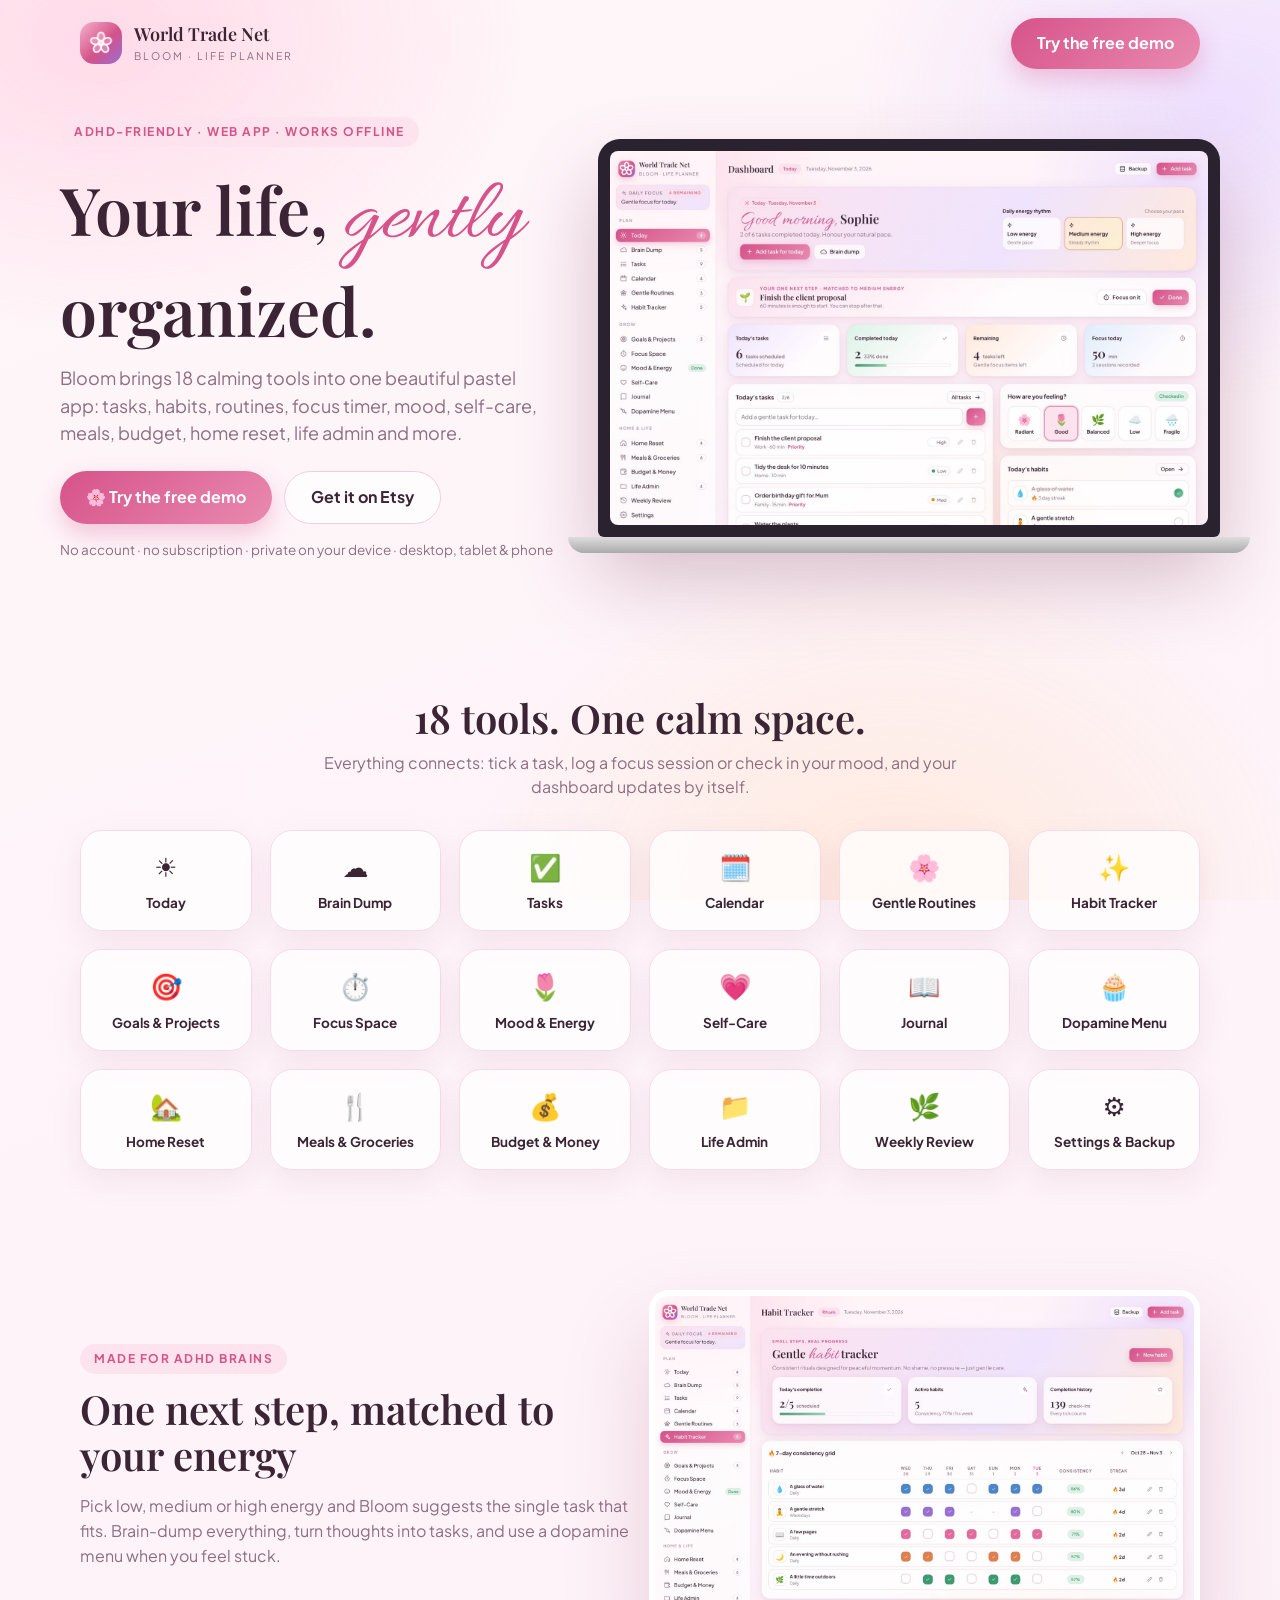
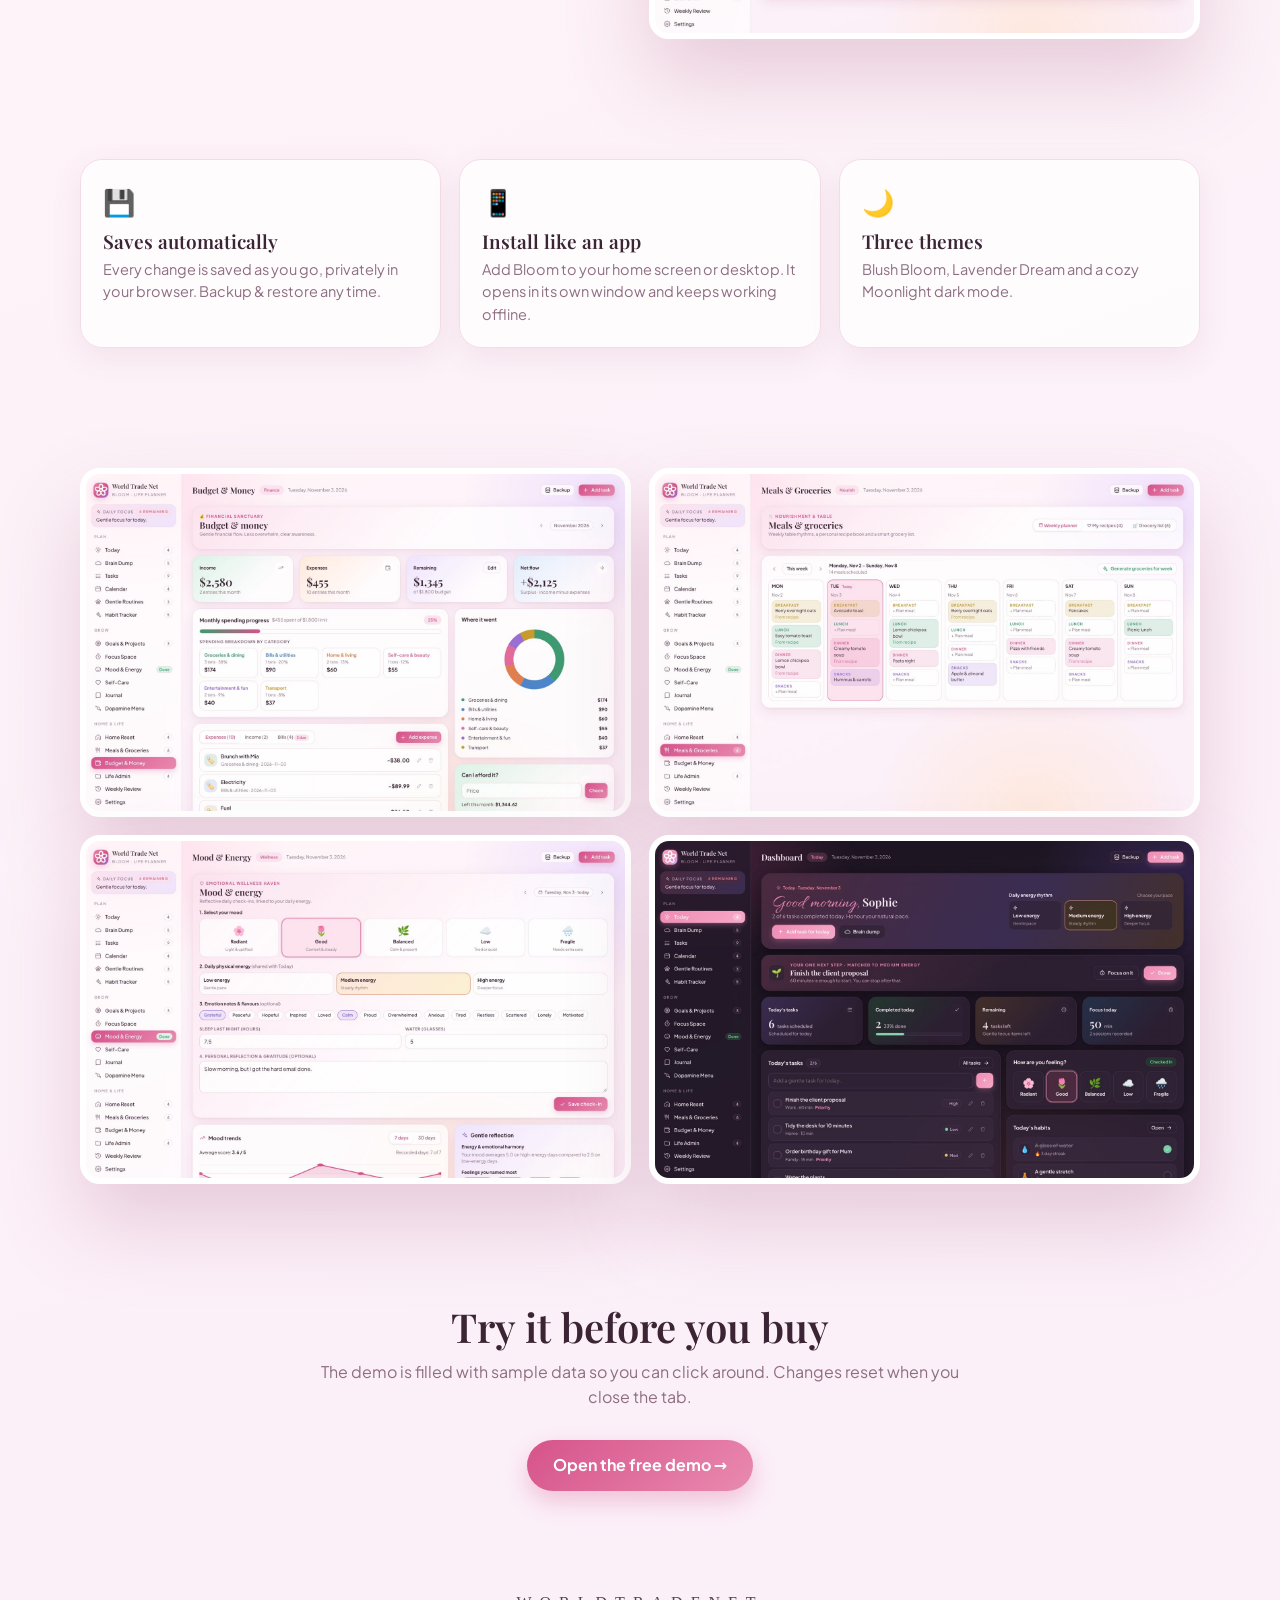
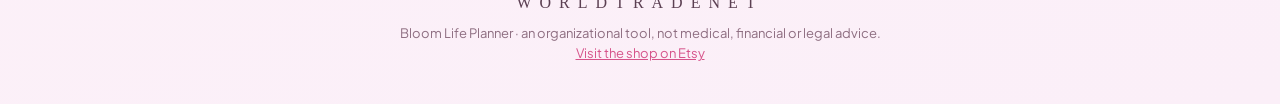
<file: index.html>
<!doctype html><html lang="en"><head><meta charset="utf-8"><meta name="viewport" content="width=device-width,initial-scale=1"><title>Bloom · ADHD All-in-One Life Planner App · World Trade Net</title><meta name="description" content="ADHD-friendly all-in-one life planner app by World Trade Net">
<link rel="icon" href="/img/favicon-32.png"><meta property="og:title" content="Bloom · ADHD All-in-One Life Planner App · World Trade Net"><meta property="og:image" content="/img/today_blush_1440.jpg"><style>@font-face{font-family:Jakarta;src:url(/fonts/plus-jakarta-sans-latin-400-normal.woff2) format('woff2');font-weight:400;font-display:swap}
@font-face{font-family:Jakarta;src:url(/fonts/plus-jakarta-sans-latin-500-normal.woff2) format('woff2');font-weight:500;font-display:swap}
@font-face{font-family:Jakarta;src:url(/fonts/plus-jakarta-sans-latin-600-normal.woff2) format('woff2');font-weight:600;font-display:swap}
@font-face{font-family:Jakarta;src:url(/fonts/plus-jakarta-sans-latin-700-normal.woff2) format('woff2');font-weight:700;font-display:swap}
@font-face{font-family:Playfair;src:url(/fonts/playfair-display-latin-500-normal.woff2) format('woff2');font-weight:500;font-display:swap}
@font-face{font-family:Playfair;src:url(/fonts/playfair-display-latin-600-normal.woff2) format('woff2');font-weight:600;font-display:swap}
@font-face{font-family:Playfair;src:url(/fonts/playfair-display-latin-500-italic.woff2) format('woff2');font-weight:500;font-style:italic;font-display:swap}
@font-face{font-family:Playfair;src:url(/fonts/playfair-display-latin-600-italic.woff2) format('woff2');font-weight:600;font-style:italic;font-display:swap}
@font-face{font-family:Allura;src:url(/fonts/allura-latin-400-normal.woff2) format('woff2');font-weight:400;font-display:swap}


*{box-sizing:border-box}body{margin:0;font-family:Jakarta,system-ui,sans-serif;color:#3B2433;background:linear-gradient(160deg,#FFF6F9,#FBEFF8);line-height:1.55}
body:before{content:"";position:fixed;inset:0;z-index:-1;background:radial-gradient(600px 420px at 8% 4%,#FFD3E3,transparent 70%),radial-gradient(520px 420px at 95% 12%,#E9D9FF,transparent 70%),radial-gradient(600px 500px at 70% 100%,#FFE6D6,transparent 70%);opacity:.8}
.w{max-width:1160px;margin:0 auto;padding:0 20px}a{color:#D6538A}
nav{display:flex;align-items:center;gap:12px;padding:18px 0}nav b{font:600 18px Playfair}nav small{display:block;font-size:10.5px;letter-spacing:2px;color:#8E6E81}nav .sp{flex:1}
.logo{width:42px;height:42px;border-radius:14px;overflow:hidden}.logo img{width:100%}
.btn{display:inline-flex;align-items:center;gap:8px;padding:13px 26px;border-radius:999px;font-weight:700;text-decoration:none;border:1px solid #EBCFDD;background:rgba(255,255,255,.7);color:#3B2433}
.btn.pri{background:linear-gradient(135deg,#D6538A,#E98AB0);color:#fff;border:0;box-shadow:0 10px 24px rgba(214,83,138,.3)}
h1{font:600 clamp(36px,6vw,66px)/1.05 Playfair;margin:18px 0 14px}h1 i{font:400 1.35em Allura;color:#D6538A;font-style:normal}
h2{font:600 clamp(26px,4vw,40px)/1.15 Playfair;margin:0 0 10px;text-align:center}.lead{font-size:18px;color:#8E6E81;max-width:620px}
.chip{display:inline-block;font-size:12px;font-weight:700;letter-spacing:1.5px;padding:6px 14px;border-radius:999px;background:#FCE3EE;color:#D6538A}
.hero{display:grid;grid-template-columns:1fr 1.25fr;gap:40px;align-items:center;padding:30px 0 60px}
.shot{border-radius:20px;overflow:hidden;box-shadow:0 40px 80px rgba(170,90,130,.25);border:6px solid #fff;background:#fff}.shot img{width:100%;display:block}
.laptop{background:#2B2230;border-radius:22px 22px 6px 6px;padding:12px;box-shadow:0 40px 80px rgba(120,60,90,.3)}.laptop img{width:100%;display:block;border-radius:8px}.base{height:16px;background:linear-gradient(#ddd,#aaa);border-radius:0 0 18px 18px;margin:0 -30px}
section{padding:60px 0}.grid{display:grid;gap:18px}.g3{grid-template-columns:repeat(3,1fr)}.g2{grid-template-columns:1fr 1fr}.g6{grid-template-columns:repeat(6,1fr)}
.card{background:rgba(255,255,255,.72);border:1px solid #F2DCE7;border-radius:22px;padding:22px;box-shadow:0 10px 30px rgba(170,90,130,.1)}
.card h3{margin:6px 0 4px;font:600 19px Playfair}.card p{margin:0;color:#8E6E81;font-size:14.5px}.e{font-size:26px}
.mod{text-align:center;padding:16px 10px}.mod b{display:block;font-size:13.5px;margin-top:6px}
.center{text-align:center}.sub{color:#8E6E81;text-align:center;margin:0 auto 30px;max-width:640px}
footer{padding:40px 0;text-align:center;color:#8E6E81;font-size:13px}footer .brand{font-family:'Times New Roman',serif;letter-spacing:8px;color:#5C4053;font-size:16px;margin-bottom:8px}
.step{display:flex;gap:16px;align-items:flex-start;margin-bottom:16px}.step .n{flex:none;width:40px;height:40px;border-radius:50%;background:linear-gradient(135deg,#D6538A,#9A6FD3);color:#fff;display:grid;place-items:center;font-weight:700}
.box{background:#fff;border-radius:16px;padding:16px 18px;border:1px solid #F2DCE7;margin:12px 0}code{background:#FCE3EE;padding:2px 6px;border-radius:6px}
@media(max-width:860px){.hero,.g2,.g3{grid-template-columns:1fr}.g6{grid-template-columns:repeat(3,1fr)}}
</style></head><body>
<div class="w"><nav><a class="logo" href="/"><img src="/img/icon-192.png" alt=""></a><div><b>World Trade Net</b><small>BLOOM · LIFE PLANNER</small></div><span class="sp"></span><a class="btn pri" href="/demo/">Try the free demo</a></nav></div>
<div class="w hero"><div><span class="chip">ADHD-FRIENDLY · WEB APP · WORKS OFFLINE</span><h1>Your life, <i>gently</i> organized.</h1>
<p class="lead">Bloom brings 18 calming tools into one beautiful pastel app: tasks, habits, routines, focus timer, mood, self-care, meals, budget, home reset, life admin and more.</p>
<div style="display:flex;gap:12px;flex-wrap:wrap;margin-top:24px"><a class="btn pri" href="/demo/">🌸 Try the free demo</a><a class="btn" href="https://www.etsy.com/listing/4609011775/adhd-life-planner-app-all-in-one-digital">Get it on Etsy</a></div>
<p style="color:#8E6E81;font-size:13.5px;margin-top:16px">No account · no subscription · private on your device · desktop, tablet & phone</p></div>
<div><div class="laptop"><img src="/img/today_blush_1440.jpg" alt="Bloom dashboard"></div><div class="base"></div></div></div>
<section><div class="w"><h2>18 tools. One calm space.</h2><p class="sub">Everything connects: tick a task, log a focus session or check in your mood, and your dashboard updates by itself.</p>
<div class="grid g6"><div class="card mod"><div class="e">☀️</div><b>Today</b></div><div class="card mod"><div class="e">☁️</div><b>Brain Dump</b></div><div class="card mod"><div class="e">✅</div><b>Tasks</b></div><div class="card mod"><div class="e">🗓️</div><b>Calendar</b></div><div class="card mod"><div class="e">🌸</div><b>Gentle Routines</b></div><div class="card mod"><div class="e">✨</div><b>Habit Tracker</b></div><div class="card mod"><div class="e">🎯</div><b>Goals & Projects</b></div><div class="card mod"><div class="e">⏱️</div><b>Focus Space</b></div><div class="card mod"><div class="e">🌷</div><b>Mood & Energy</b></div><div class="card mod"><div class="e">💗</div><b>Self-Care</b></div><div class="card mod"><div class="e">📖</div><b>Journal</b></div><div class="card mod"><div class="e">🧁</div><b>Dopamine Menu</b></div><div class="card mod"><div class="e">🏡</div><b>Home Reset</b></div><div class="card mod"><div class="e">🍴</div><b>Meals & Groceries</b></div><div class="card mod"><div class="e">💰</div><b>Budget & Money</b></div><div class="card mod"><div class="e">📁</div><b>Life Admin</b></div><div class="card mod"><div class="e">🌿</div><b>Weekly Review</b></div><div class="card mod"><div class="e">⚙️</div><b>Settings & Backup</b></div></div></div></section>
<section><div class="w grid g2" style="align-items:center"><div><span class="chip">MADE FOR ADHD BRAINS</span><h2 style="text-align:left;margin-top:12px">One next step, matched to your energy</h2><p class="lead" style="font-size:16px">Pick low, medium or high energy and Bloom suggests the single task that fits. Brain-dump everything, turn thoughts into tasks, and use a dopamine menu when you feel stuck.</p></div><div class="shot"><img src="/img/habits_blush_1440.jpg" alt="Habit tracker"></div></div></section>
<section><div class="w grid g3">
<div class="card"><div class="e">💾</div><h3>Saves automatically</h3><p>Every change is saved as you go, privately in your browser. Backup & restore any time.</p></div>
<div class="card"><div class="e">📱</div><h3>Install like an app</h3><p>Add Bloom to your home screen or desktop. It opens in its own window and keeps working offline.</p></div>
<div class="card"><div class="e">🌙</div><h3>Three themes</h3><p>Blush Bloom, Lavender Dream and a cozy Moonlight dark mode.</p></div></div></section>
<section><div class="w grid g2"><div class="shot"><img src="/img/money_blush_1440.jpg" alt="Budget"></div><div class="shot"><img src="/img/meals_blush_1440.jpg" alt="Meals"></div><div class="shot"><img src="/img/mood_blush_1440.jpg" alt="Mood"></div><div class="shot"><img src="/img/today_moonlight_1440.jpg" alt="Dark mode"></div></div></section>
<section class="center"><div class="w"><h2>Try it before you buy</h2><p class="sub">The demo is filled with sample data so you can click around. Changes reset when you close the tab.</p><a class="btn pri" href="/demo/">Open the free demo →</a></div></section>
<footer><div class="brand">WORLDTRADENET</div>Bloom Life Planner · an organizational tool, not medical, financial or legal advice.<br><a href="https://www.etsy.com/shop/worldtradenet">Visit the shop on Etsy</a></footer></body></html>
</file>
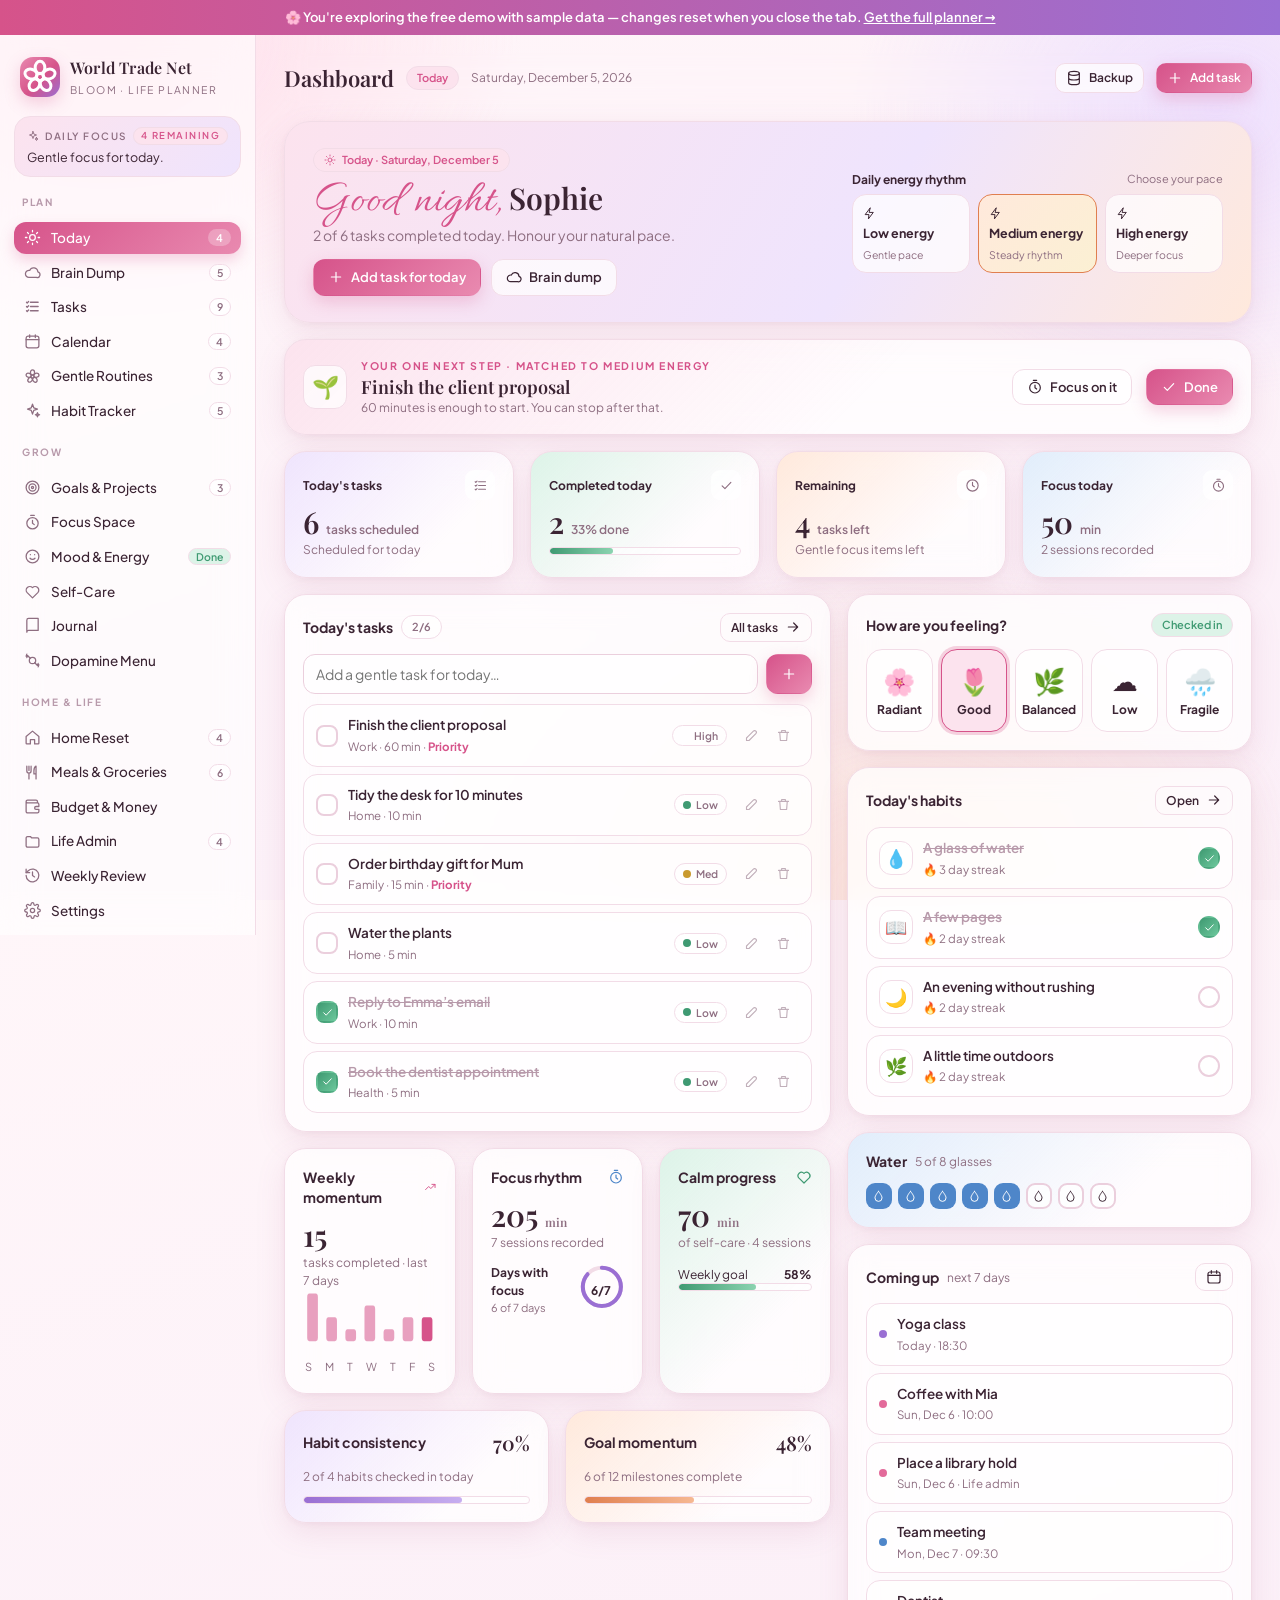
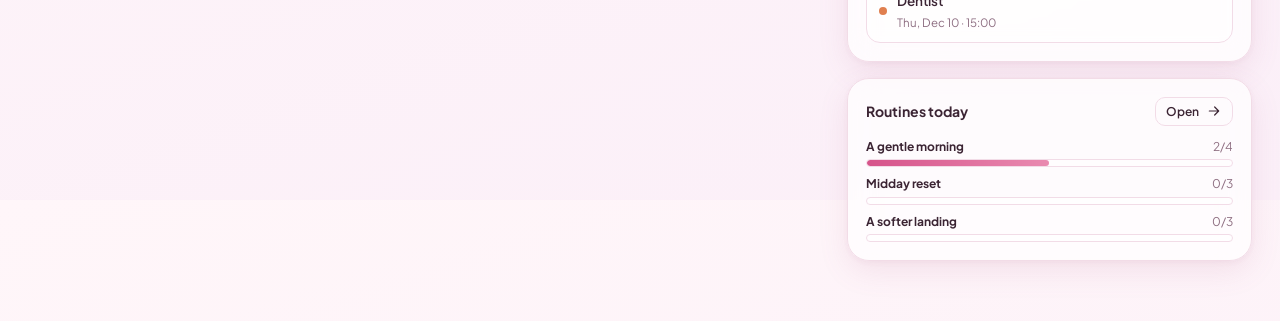
<file: demo/index.html>
<!doctype html><html lang="en" data-theme="blush"><head><meta charset="utf-8">
<meta name="viewport" content="width=device-width,initial-scale=1,viewport-fit=cover">
<title>Bloom Life Planner · World Trade Net</title>
<meta name="description" content="ADHD-friendly all-in-one life planner app: tasks, habits, routines, focus, mood, self-care, meals, budget and life admin.">
<meta name="theme-color" content="#F6C9DA"><link rel="manifest" href="manifest.json">
<link rel="icon" href="icons/icon-192.png"><link rel="apple-touch-icon" href="icons/icon-192.png">
<meta name="apple-mobile-web-app-capable" content="yes"><meta name="apple-mobile-web-app-title" content="Bloom">
<link rel="stylesheet" href="app.css">
<script>window.BLOOM_MODE='demo';window.BLOOM_SHOP='https://www.etsy.com/shop/worldtradenet';</script>
</head><body><div id="root"></div><script src="app.js"></script></body></html>
</file>
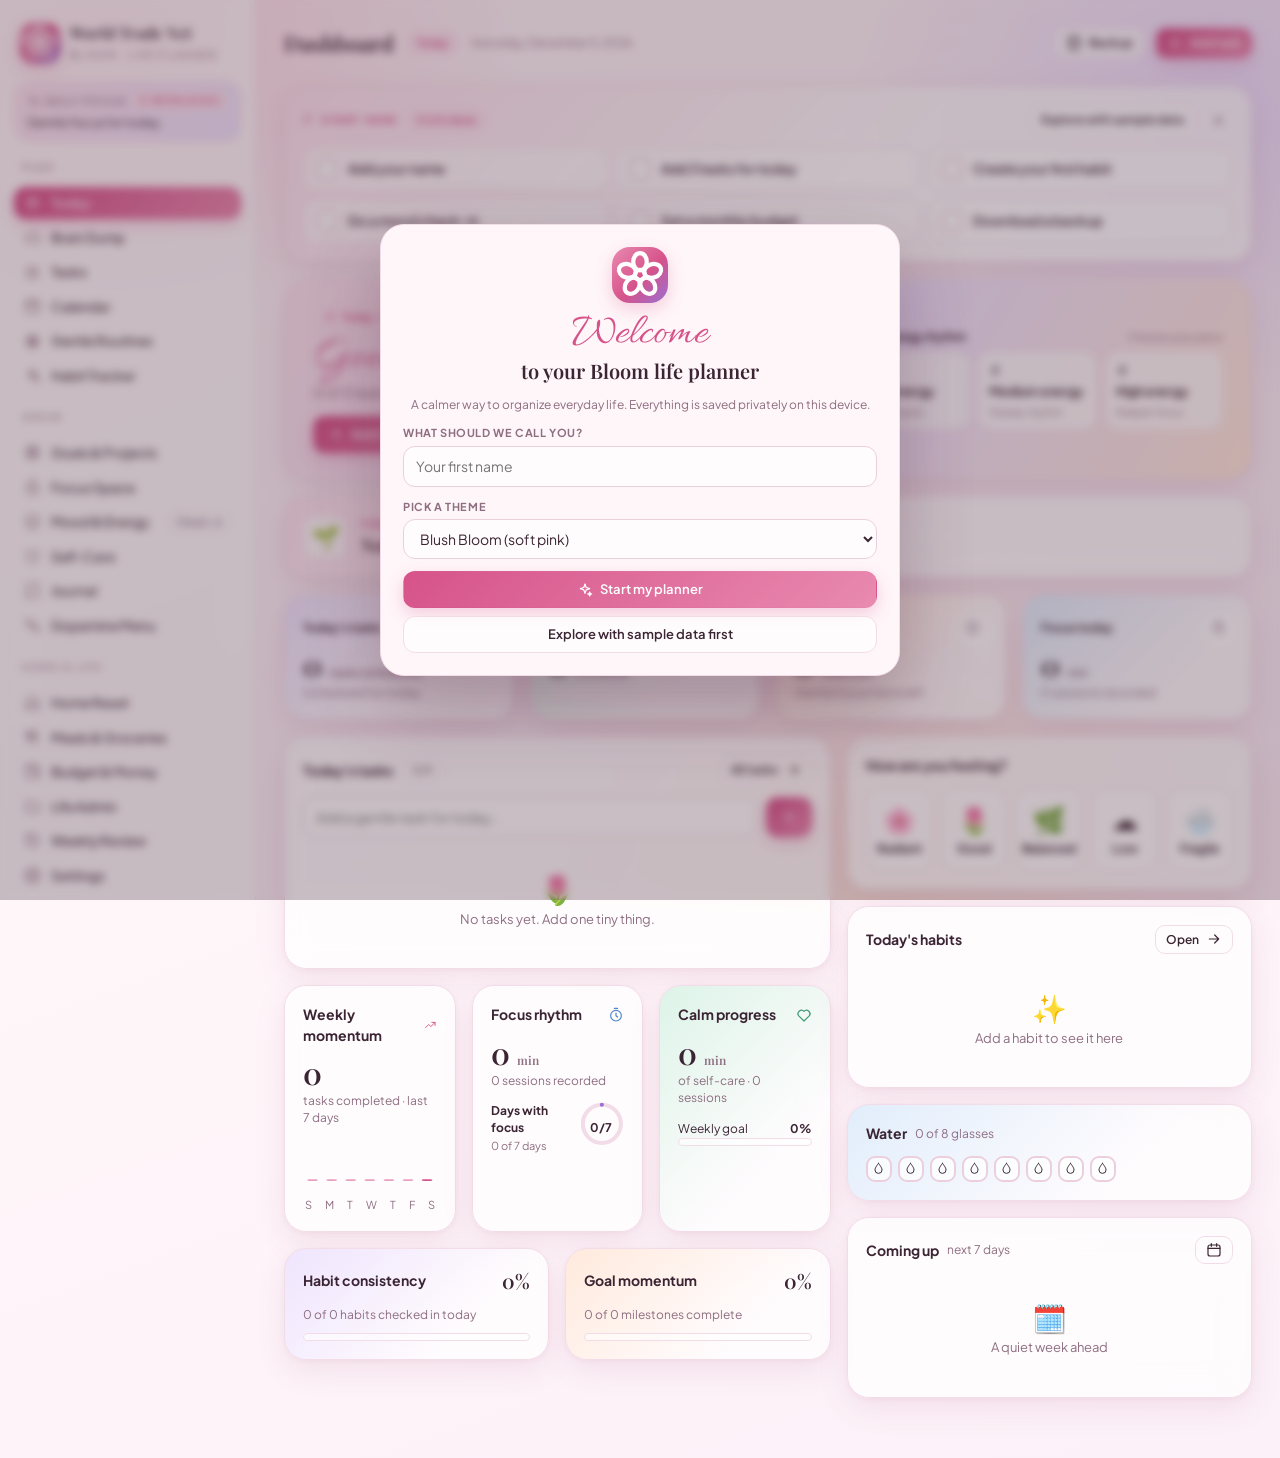
<file: p/bl-rgx7etac41/index.html>
<!doctype html><html lang="en" data-theme="blush"><head><meta charset="utf-8">
<meta name="viewport" content="width=device-width,initial-scale=1,viewport-fit=cover">
<title>Bloom Life Planner · World Trade Net</title>
<meta name="description" content="ADHD-friendly all-in-one life planner app: tasks, habits, routines, focus, mood, self-care, meals, budget and life admin.">
<meta name="theme-color" content="#F6C9DA"><link rel="manifest" href="manifest.json">
<link rel="icon" href="icons/icon-192.png"><link rel="apple-touch-icon" href="icons/icon-192.png">
<meta name="apple-mobile-web-app-capable" content="yes"><meta name="apple-mobile-web-app-title" content="Bloom">
<link rel="stylesheet" href="app.css">
<script>window.BLOOM_MODE='full';window.BLOOM_SHOP='https://www.etsy.com/shop/worldtradenet';</script>
</head><body><div id="root"></div><script src="app.js"></script></body></html>
</file>
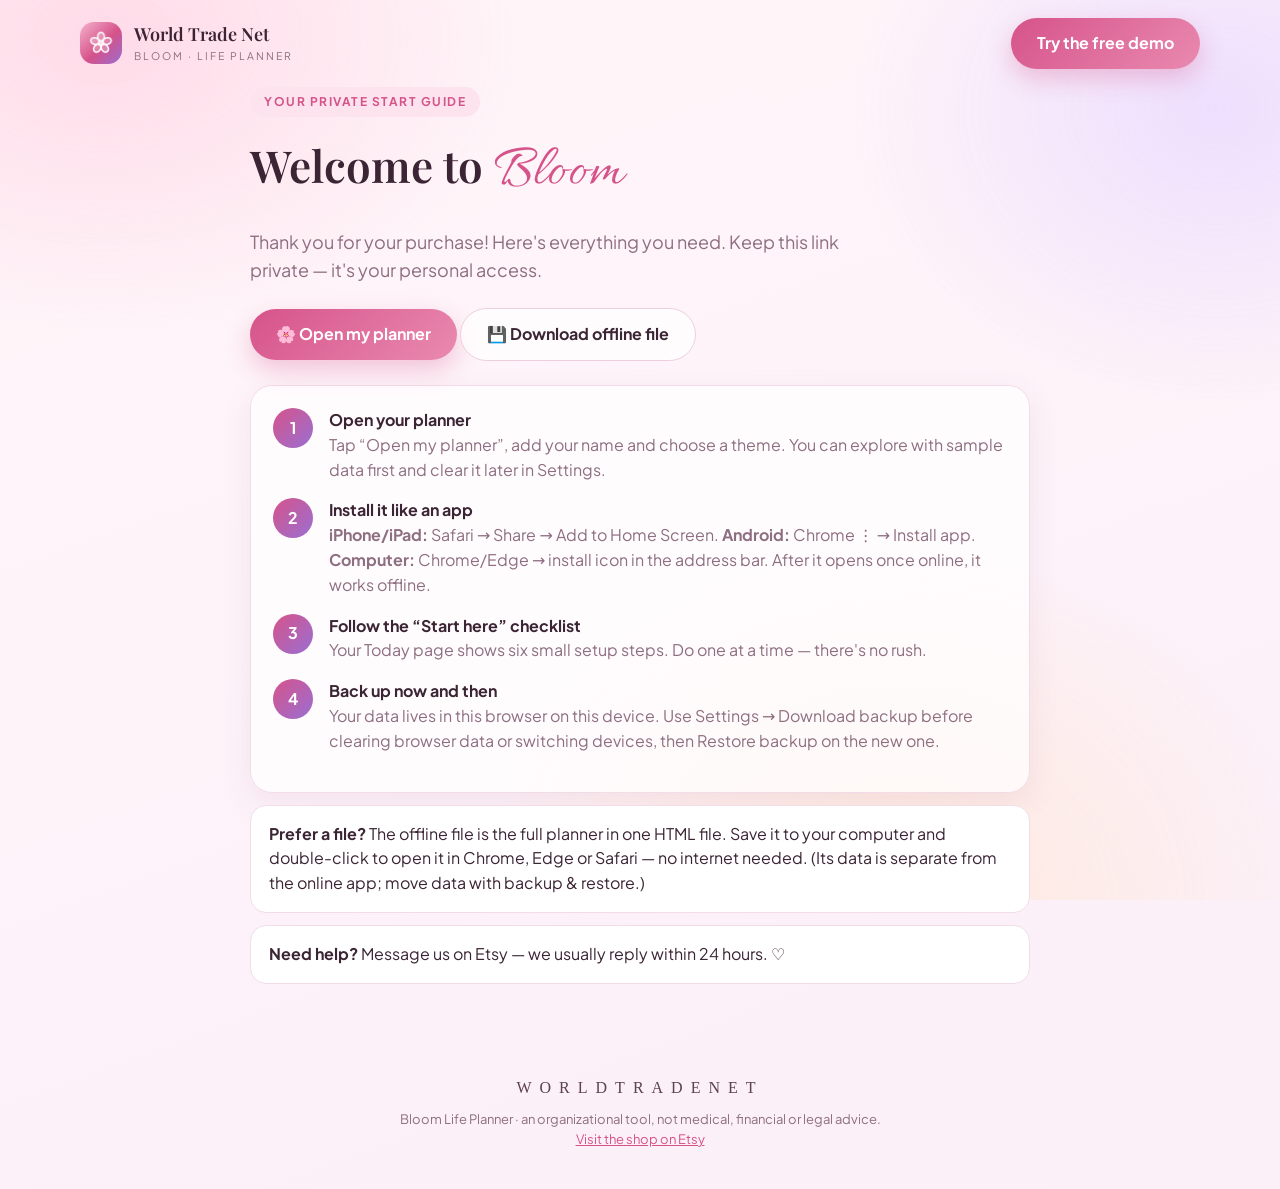
<file: p/bl-rgx7etac41/start/index.html>
<!doctype html><html lang="en"><head><meta charset="utf-8"><meta name="viewport" content="width=device-width,initial-scale=1"><title>Start here · Bloom Life Planner</title><meta name="description" content="ADHD-friendly all-in-one life planner app by World Trade Net">
<link rel="icon" href="/img/favicon-32.png"><meta property="og:title" content="Start here · Bloom Life Planner"><meta property="og:image" content="/img/today_blush_1440.jpg"><style>@font-face{font-family:Jakarta;src:url(/fonts/plus-jakarta-sans-latin-400-normal.woff2) format('woff2');font-weight:400;font-display:swap}
@font-face{font-family:Jakarta;src:url(/fonts/plus-jakarta-sans-latin-500-normal.woff2) format('woff2');font-weight:500;font-display:swap}
@font-face{font-family:Jakarta;src:url(/fonts/plus-jakarta-sans-latin-600-normal.woff2) format('woff2');font-weight:600;font-display:swap}
@font-face{font-family:Jakarta;src:url(/fonts/plus-jakarta-sans-latin-700-normal.woff2) format('woff2');font-weight:700;font-display:swap}
@font-face{font-family:Playfair;src:url(/fonts/playfair-display-latin-500-normal.woff2) format('woff2');font-weight:500;font-display:swap}
@font-face{font-family:Playfair;src:url(/fonts/playfair-display-latin-600-normal.woff2) format('woff2');font-weight:600;font-display:swap}
@font-face{font-family:Playfair;src:url(/fonts/playfair-display-latin-500-italic.woff2) format('woff2');font-weight:500;font-style:italic;font-display:swap}
@font-face{font-family:Playfair;src:url(/fonts/playfair-display-latin-600-italic.woff2) format('woff2');font-weight:600;font-style:italic;font-display:swap}
@font-face{font-family:Allura;src:url(/fonts/allura-latin-400-normal.woff2) format('woff2');font-weight:400;font-display:swap}


*{box-sizing:border-box}body{margin:0;font-family:Jakarta,system-ui,sans-serif;color:#3B2433;background:linear-gradient(160deg,#FFF6F9,#FBEFF8);line-height:1.55}
body:before{content:"";position:fixed;inset:0;z-index:-1;background:radial-gradient(600px 420px at 8% 4%,#FFD3E3,transparent 70%),radial-gradient(520px 420px at 95% 12%,#E9D9FF,transparent 70%),radial-gradient(600px 500px at 70% 100%,#FFE6D6,transparent 70%);opacity:.8}
.w{max-width:1160px;margin:0 auto;padding:0 20px}a{color:#D6538A}
nav{display:flex;align-items:center;gap:12px;padding:18px 0}nav b{font:600 18px Playfair}nav small{display:block;font-size:10.5px;letter-spacing:2px;color:#8E6E81}nav .sp{flex:1}
.logo{width:42px;height:42px;border-radius:14px;overflow:hidden}.logo img{width:100%}
.btn{display:inline-flex;align-items:center;gap:8px;padding:13px 26px;border-radius:999px;font-weight:700;text-decoration:none;border:1px solid #EBCFDD;background:rgba(255,255,255,.7);color:#3B2433}
.btn.pri{background:linear-gradient(135deg,#D6538A,#E98AB0);color:#fff;border:0;box-shadow:0 10px 24px rgba(214,83,138,.3)}
h1{font:600 clamp(36px,6vw,66px)/1.05 Playfair;margin:18px 0 14px}h1 i{font:400 1.35em Allura;color:#D6538A;font-style:normal}
h2{font:600 clamp(26px,4vw,40px)/1.15 Playfair;margin:0 0 10px;text-align:center}.lead{font-size:18px;color:#8E6E81;max-width:620px}
.chip{display:inline-block;font-size:12px;font-weight:700;letter-spacing:1.5px;padding:6px 14px;border-radius:999px;background:#FCE3EE;color:#D6538A}
.hero{display:grid;grid-template-columns:1fr 1.25fr;gap:40px;align-items:center;padding:30px 0 60px}
.shot{border-radius:20px;overflow:hidden;box-shadow:0 40px 80px rgba(170,90,130,.25);border:6px solid #fff;background:#fff}.shot img{width:100%;display:block}
.laptop{background:#2B2230;border-radius:22px 22px 6px 6px;padding:12px;box-shadow:0 40px 80px rgba(120,60,90,.3)}.laptop img{width:100%;display:block;border-radius:8px}.base{height:16px;background:linear-gradient(#ddd,#aaa);border-radius:0 0 18px 18px;margin:0 -30px}
section{padding:60px 0}.grid{display:grid;gap:18px}.g3{grid-template-columns:repeat(3,1fr)}.g2{grid-template-columns:1fr 1fr}.g6{grid-template-columns:repeat(6,1fr)}
.card{background:rgba(255,255,255,.72);border:1px solid #F2DCE7;border-radius:22px;padding:22px;box-shadow:0 10px 30px rgba(170,90,130,.1)}
.card h3{margin:6px 0 4px;font:600 19px Playfair}.card p{margin:0;color:#8E6E81;font-size:14.5px}.e{font-size:26px}
.mod{text-align:center;padding:16px 10px}.mod b{display:block;font-size:13.5px;margin-top:6px}
.center{text-align:center}.sub{color:#8E6E81;text-align:center;margin:0 auto 30px;max-width:640px}
footer{padding:40px 0;text-align:center;color:#8E6E81;font-size:13px}footer .brand{font-family:'Times New Roman',serif;letter-spacing:8px;color:#5C4053;font-size:16px;margin-bottom:8px}
.step{display:flex;gap:16px;align-items:flex-start;margin-bottom:16px}.step .n{flex:none;width:40px;height:40px;border-radius:50%;background:linear-gradient(135deg,#D6538A,#9A6FD3);color:#fff;display:grid;place-items:center;font-weight:700}
.box{background:#fff;border-radius:16px;padding:16px 18px;border:1px solid #F2DCE7;margin:12px 0}code{background:#FCE3EE;padding:2px 6px;border-radius:6px}
@media(max-width:860px){.hero,.g2,.g3{grid-template-columns:1fr}.g6{grid-template-columns:repeat(3,1fr)}}
</style></head><body>
<div class="w"><nav><a class="logo" href="/"><img src="/img/icon-192.png" alt=""></a><div><b>World Trade Net</b><small>BLOOM · LIFE PLANNER</small></div><span class="sp"></span><a class="btn pri" href="/demo/">Try the free demo</a></nav></div><div class="w" style="max-width:820px;padding-bottom:40px"><span class="chip">YOUR PRIVATE START GUIDE</span><h1 style="font-size:44px">Welcome to <i>Bloom</i></h1>
<p class="lead">Thank you for your purchase! Here's everything you need. Keep this link private — it's your personal access.</p>
<div style="margin:24px 0"><a class="btn pri" href="../">🌸 Open my planner</a> <a class="btn" href="../bloom-life-planner-offline.html" download>💾 Download offline file</a></div>
<div class="card"><div class="step"><div class="n">1</div><div><b>Open your planner</b><br><span style="color:#8E6E81">Tap “Open my planner”, add your name and choose a theme. You can explore with sample data first and clear it later in Settings.</span></div></div>
<div class="step"><div class="n">2</div><div><b>Install it like an app</b><br><span style="color:#8E6E81"><b>iPhone/iPad:</b> Safari → Share → Add to Home Screen. <b>Android:</b> Chrome ⋮ → Install app. <b>Computer:</b> Chrome/Edge → install icon in the address bar. After it opens once online, it works offline.</span></div></div>
<div class="step"><div class="n">3</div><div><b>Follow the “Start here” checklist</b><br><span style="color:#8E6E81">Your Today page shows six small setup steps. Do one at a time — there's no rush.</span></div></div>
<div class="step"><div class="n">4</div><div><b>Back up now and then</b><br><span style="color:#8E6E81">Your data lives in this browser on this device. Use Settings → Download backup before clearing browser data or switching devices, then Restore backup on the new one.</span></div></div></div>
<div class="box"><b>Prefer a file?</b> The offline file is the full planner in one HTML file. Save it to your computer and double-click to open it in Chrome, Edge or Safari — no internet needed. (Its data is separate from the online app; move data with backup & restore.)</div>
<div class="box"><b>Need help?</b> Message us on Etsy — we usually reply within 24 hours. ♡</div></div>
<footer><div class="brand">WORLDTRADENET</div>Bloom Life Planner · an organizational tool, not medical, financial or legal advice.<br><a href="https://www.etsy.com/shop/worldtradenet">Visit the shop on Etsy</a></footer></body></html>
</file>
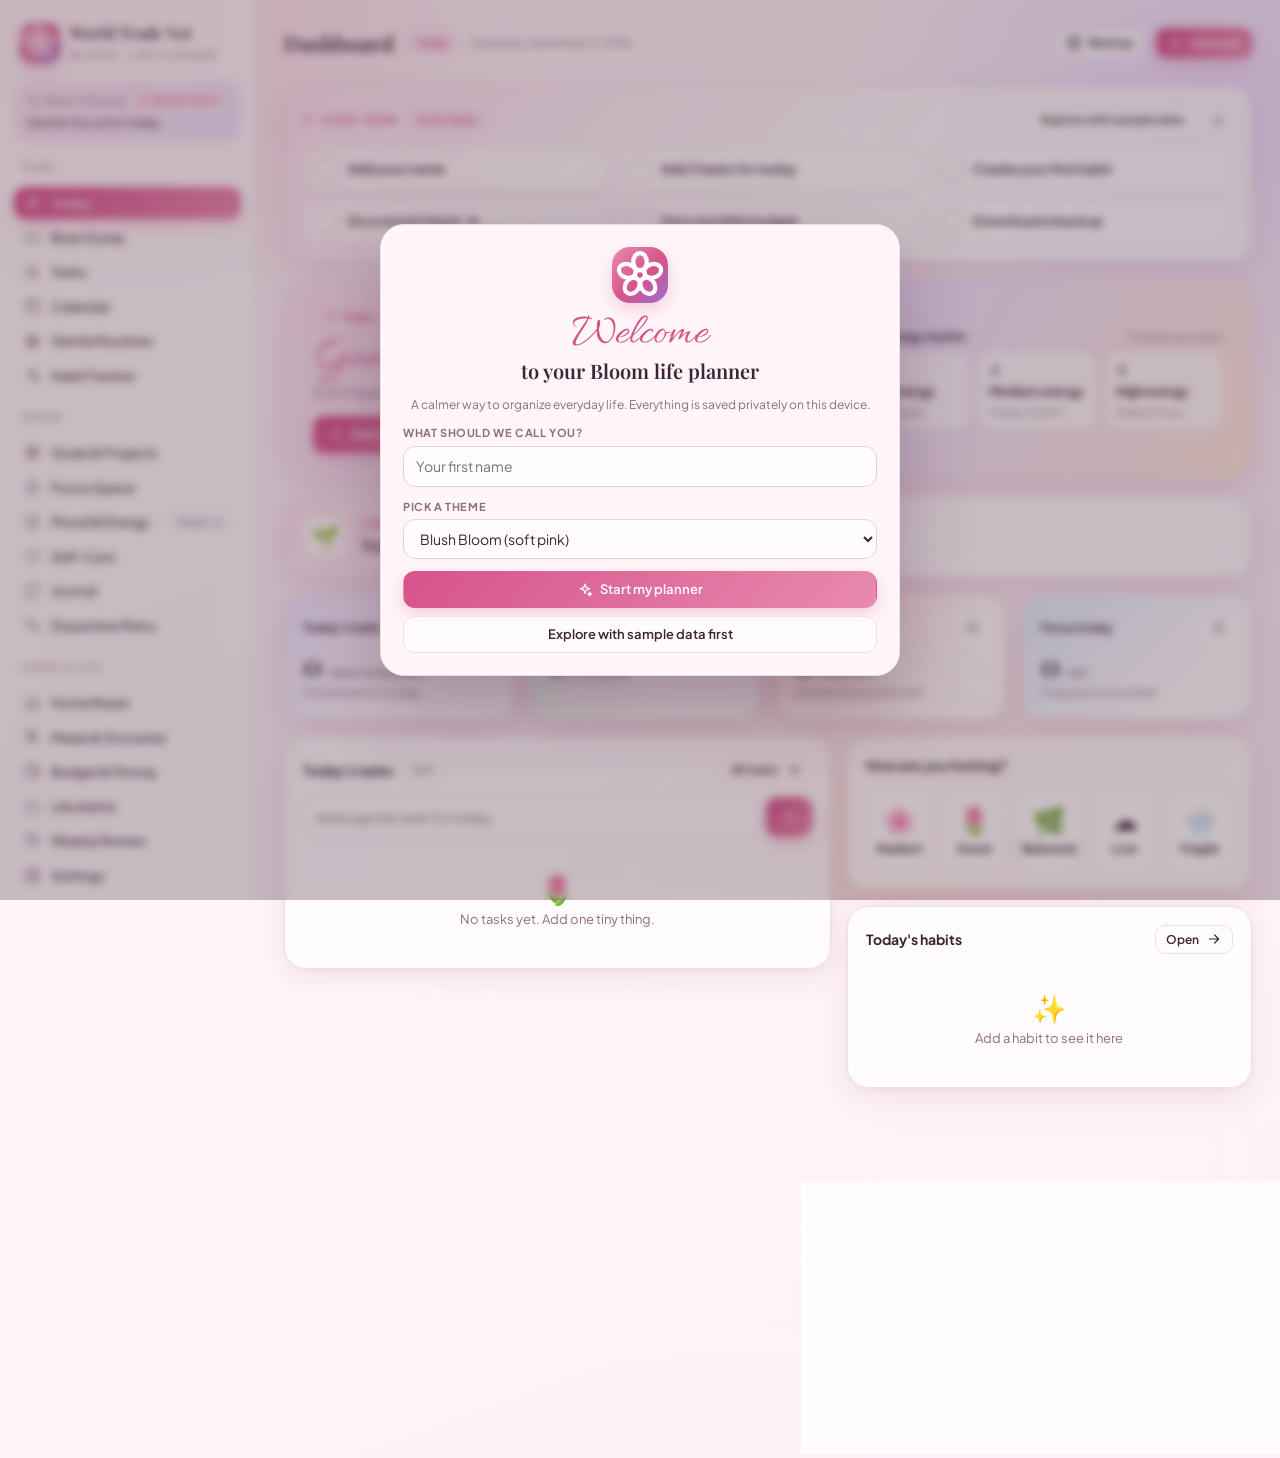
<file: p/bl-rgx7etac41/bloom-life-planner-offline.html>
<!doctype html><html lang="en" data-theme="blush"><head><meta charset="utf-8"><meta name="viewport" content="width=device-width,initial-scale=1">
<title>Bloom Life Planner · World Trade Net (offline)</title><link rel="icon" href="[data-uri]"><style>@font-face{font-family:Jakarta;src:url([data-uri]) format('woff2');font-weight:400;font-display:swap}
@font-face{font-family:Jakarta;src:url([data-uri]) format('woff2');font-weight:500;font-display:swap}
@font-face{font-family:Jakarta;src:url([data-uri]) format('woff2');font-weight:600;font-display:swap}
@font-face{font-family:Jakarta;src:url([data-uri]) format('woff2');font-weight:700;font-display:swap}
@font-face{font-family:Playfair;src:url([data-uri]) format('woff2');font-weight:500;font-display:swap}
@font-face{font-family:Playfair;src:url([data-uri]) format('woff2');font-weight:600;font-display:swap}
@font-face{font-family:Playfair;src:url([data-uri]) format('woff2');font-weight:500;font-style:italic;font-display:swap}
@font-face{font-family:Playfair;src:url([data-uri]) format('woff2');font-weight:600;font-style:italic;font-display:swap}
@font-face{font-family:Allura;src:url([data-uri]) format('woff2');font-weight:400;font-display:swap}

:root,[data-theme=blush]{
 --bg1:#FFF6F9;--bg2:#FBEFF8;--blobA:#FFD3E3;--blobB:#E9D9FF;--blobC:#FFE6D6;
 --glass:rgba(255,255,255,.72);--glass2:rgba(255,255,255,.55);--line:#F2DCE7;--line2:#EBCFDD;
 --ink:#3B2433;--sub:#8E6E81;--mute:#B89AAB;
 --pri:#D6538A;--pri2:#E98AB0;--priSoft:#FCE3EE;--lav:#9A6FD3;--lavSoft:#EFE4FD;
 --mint:#3F9A72;--mintSoft:#DDF3E8;--peach:#E07F4F;--peachSoft:#FFE9DC;--sky:#4E86C9;--skySoft:#E1EDFB;--gold:#C99A2E;--goldSoft:#FBF0D3;
 --side:rgba(255,255,255,.62);--shadow:0 10px 30px rgba(170,90,130,.12),0 2px 6px rgba(170,90,130,.06);--ring:rgba(214,83,138,.25);
 color-scheme:light}
[data-theme=lavender]{--bg1:#F8F5FF;--bg2:#F1EBFE;--blobA:#E3D5FF;--blobB:#FFD8EA;--blobC:#D9E8FF;--line:#E4DAF6;--line2:#D9CCF0;
 --ink:#2F2442;--sub:#7A6A92;--mute:#A898BF;--pri:#8F5FD0;--pri2:#B793E6;--priSoft:#EFE6FD;--lav:#D6538A;--lavSoft:#FCE3EE;--shadow:0 10px 30px rgba(120,90,180,.13),0 2px 6px rgba(120,90,180,.06);--ring:rgba(143,95,208,.25)}
[data-theme=moonlight]{--bg1:#1B141F;--bg2:#241A2A;--blobA:#5A2747;--blobB:#3A2A5C;--blobC:#4A2B33;
 --glass:rgba(48,34,54,.72);--glass2:rgba(60,43,66,.55);--line:#46334D;--line2:#56405E;
 --ink:#F7EAF2;--sub:#C7AABD;--mute:#8E7488;--pri:#F28DB5;--pri2:#F6A9C8;--priSoft:#4A2A3E;--lav:#C3A1F2;--lavSoft:#3A2D52;
 --mint:#7FD3AA;--mintSoft:#24382F;--peach:#F4A37C;--peachSoft:#43302A;--sky:#8DB8EE;--skySoft:#25324A;--gold:#E9C56A;--goldSoft:#3E3522;
 --side:rgba(36,26,42,.78);--shadow:0 10px 30px rgba(0,0,0,.35);--ring:rgba(242,141,181,.3);color-scheme:dark}

*{box-sizing:border-box}
html,body{margin:0;height:100%}
body{font-family:Jakarta,system-ui,sans-serif;color:var(--ink);background:linear-gradient(160deg,var(--bg1),var(--bg2));font-size:14px;line-height:1.45;-webkit-font-smoothing:antialiased}
body:before{content:"";position:fixed;inset:0;z-index:-1;background:
 radial-gradient(600px 420px at 8% 4%,var(--blobA),transparent 70%),
 radial-gradient(520px 420px at 95% 12%,var(--blobB),transparent 70%),
 radial-gradient(600px 500px at 70% 100%,var(--blobC),transparent 70%);opacity:.75}
button,input,select,textarea{font:inherit;color:inherit}
a{color:var(--pri)}
.app{display:flex;min-height:100vh}
/* sidebar */
.side{width:256px;flex:none;position:sticky;top:0;height:100vh;overflow:auto;padding:18px 14px;background:var(--side);backdrop-filter:blur(18px);border-right:1px solid var(--line);display:flex;flex-direction:column;gap:10px;z-index:40}
.brand{display:flex;gap:10px;align-items:center;padding:4px 6px 8px}
.logo{width:40px;height:40px;border-radius:13px;background:linear-gradient(135deg,var(--pri2),var(--pri) 55%,var(--lav));display:grid;place-items:center;color:#fff;box-shadow:0 6px 16px var(--ring)}
.brand b{font:600 16px Playfair;letter-spacing:.2px;display:block}
.brand small{font-size:10.5px;color:var(--sub);letter-spacing:1.4px;text-transform:uppercase}
.focuscard{background:linear-gradient(135deg,var(--priSoft),var(--lavSoft));border:1px solid var(--line);border-radius:16px;padding:10px 12px}
.focuscard .k{font-size:10px;letter-spacing:1.5px;text-transform:uppercase;color:var(--sub);font-weight:600;display:flex;justify-content:space-between;align-items:center}
.focuscard .v{font-size:12.5px;margin-top:3px}
.navlbl{font-size:10px;letter-spacing:1.6px;text-transform:uppercase;color:var(--mute);font-weight:700;margin:8px 8px 2px}
.nav{display:flex;flex-direction:column;gap:2px}
.nav a{display:flex;align-items:center;gap:10px;padding:6.5px 10px;border-radius:12px;color:var(--ink);text-decoration:none;font-weight:500;font-size:13.5px;transition:.15s}
.nav a svg{width:17px;height:17px;color:var(--sub);flex:none}
.nav a:hover{background:var(--glass2)}
.nav a.on{background:linear-gradient(135deg,var(--pri),var(--pri2));color:#fff;box-shadow:0 6px 14px var(--ring)}
.nav a.on svg{color:#fff}
.nav .cnt{margin-left:auto;font-size:10.5px;background:var(--glass);border:1px solid var(--line);border-radius:999px;padding:0 7px;color:var(--sub);font-weight:600}
.nav a.on .cnt{background:rgba(255,255,255,.25);border-color:transparent;color:#fff}
.sidefoot{margin-top:auto;display:flex;flex-direction:column;gap:8px}
.me{display:flex;align-items:center;gap:10px;padding:8px;border-radius:14px;background:var(--glass);border:1px solid var(--line)}
.av{width:32px;height:32px;border-radius:50%;background:linear-gradient(135deg,var(--pri2),var(--lav));display:grid;place-items:center;color:#fff;font-weight:700}
.me b{font-size:12.5px;display:block}.me small{font-size:10.5px;color:var(--sub)}
/* main */
.main{flex:1;min-width:0;padding:18px 28px 60px}
.top{display:flex;align-items:center;gap:12px;margin-bottom:18px;position:sticky;top:0;z-index:30;padding:10px 0;backdrop-filter:blur(10px)}
.top h1{font:600 22px Playfair;margin:0}
.chip{display:inline-flex;align-items:center;gap:6px;font-size:11px;font-weight:600;padding:3px 10px;border-radius:999px;background:var(--priSoft);color:var(--pri);border:1px solid var(--line)}
.chip.lav{background:var(--lavSoft);color:var(--lav)}.chip.mint{background:var(--mintSoft);color:var(--mint)}.chip.peach{background:var(--peachSoft);color:var(--peach)}.chip.sky{background:var(--skySoft);color:var(--sky)}.chip.gold{background:var(--goldSoft);color:var(--gold)}.chip.grey{background:var(--glass2);color:var(--sub)}
.top .sp{flex:1}
.icon-btn.ham{display:none}
.btn{display:inline-flex;align-items:center;gap:7px;border:1px solid var(--line);background:var(--glass);padding:8px 14px;border-radius:12px;cursor:pointer;font-weight:600;font-size:13px;transition:.15s;white-space:nowrap}
.btn:hover{border-color:var(--pri2);transform:translateY(-1px)}
.btn svg{width:16px;height:16px}
.btn.pri{background:linear-gradient(135deg,var(--pri),var(--pri2));border-color:transparent;color:#fff;box-shadow:0 6px 16px var(--ring)}
.btn.sm{padding:5px 10px;font-size:12px;border-radius:10px}
.btn.ghost{background:transparent}
.btn.danger{color:#C2416B}
.icon-btn{width:30px;height:30px;display:inline-grid;place-items:center;border-radius:9px;border:1px solid transparent;background:transparent;cursor:pointer;color:var(--sub)}
.icon-btn:hover{background:var(--glass2);border-color:var(--line);color:var(--pri)}
.icon-btn svg{width:15px;height:15px}
/* cards */
.grid{display:grid;gap:16px}
.g2{grid-template-columns:repeat(2,minmax(0,1fr))}.g3{grid-template-columns:repeat(3,minmax(0,1fr))}.g4{grid-template-columns:repeat(4,minmax(0,1fr))}
.card{background:var(--glass);backdrop-filter:blur(14px);border:1px solid var(--line);border-radius:22px;padding:18px;box-shadow:var(--shadow);min-width:0}
.card.tint{background:linear-gradient(135deg,var(--priSoft),var(--glass) 60%)}
.card.lav{background:linear-gradient(135deg,var(--lavSoft),var(--glass) 70%)}
.card.mint{background:linear-gradient(135deg,var(--mintSoft),var(--glass) 70%)}
.card.peach{background:linear-gradient(135deg,var(--peachSoft),var(--glass) 70%)}
.card.sky{background:linear-gradient(135deg,var(--skySoft),var(--glass) 70%)}
.ch{display:flex;align-items:center;gap:8px;margin-bottom:12px}
.ch h3{margin:0;font-size:14px;font-weight:700}
.ch .sub{color:var(--sub);font-size:12px}
.ch .sp{flex:1}
.eyebrow{font-size:10.5px;letter-spacing:1.6px;text-transform:uppercase;color:var(--pri);font-weight:700;display:flex;align-items:center;gap:6px}
.hero{position:relative;overflow:hidden;border-radius:26px;padding:26px 28px;background:linear-gradient(120deg,var(--priSoft),var(--lavSoft) 60%,var(--peachSoft));border:1px solid var(--line);box-shadow:var(--shadow)}
.hero h2{font:600 30px Playfair;margin:6px 0 4px}
.hero h2 .script{font:400 46px Allura;color:var(--pri);font-weight:400;line-height:.8}
.hero p{margin:0;color:var(--sub)}
.stat{display:flex;flex-direction:column;gap:2px}
.stat .n{font:600 30px Playfair;line-height:1.1}
.stat .l{font-size:12px;color:var(--sub)}
.stat .k{font-size:11px;font-weight:700;letter-spacing:.3px;display:flex;align-items:center;gap:6px}
.bar{height:8px;border-radius:99px;background:var(--glass2);border:1px solid var(--line);overflow:hidden}
.bar i{display:block;height:100%;border-radius:99px;background:linear-gradient(90deg,var(--pri),var(--pri2))}
.bar.mint i{background:linear-gradient(90deg,var(--mint),#8BD3B0)}.bar.lav i{background:linear-gradient(90deg,var(--lav),#C7AEF0)}.bar.peach i{background:linear-gradient(90deg,var(--peach),#F6B892)}.bar.sky i{background:linear-gradient(90deg,var(--sky),#9CC2EE)}
.muted{color:var(--sub)}.small{font-size:12px}.tiny{font-size:11px}
.row{display:flex;align-items:center;gap:10px}
.wrap{flex-wrap:wrap}
.col{display:flex;flex-direction:column;gap:8px}
.empty{text-align:center;color:var(--sub);padding:22px 10px;font-size:13px}
.empty .e{font-size:28px}
/* list items */
.item{display:flex;align-items:center;gap:10px;padding:10px 12px;border-radius:14px;background:var(--glass2);border:1px solid var(--line);transition:.15s}
.item:hover{border-color:var(--pri2)}
.item .t{flex:1;min-width:0}
.item .t b{font-weight:600;font-size:13.5px;display:block;overflow:hidden;text-overflow:ellipsis}
.item .t small{color:var(--sub);font-size:11.5px}
.item.done .t b{text-decoration:line-through;color:var(--mute)}
.item .acts{display:flex;gap:2px;opacity:.55}.item:hover .acts{opacity:1}
.ck{width:22px;height:22px;border-radius:8px;border:2px solid var(--line2);background:var(--glass);display:grid;place-items:center;cursor:pointer;flex:none;transition:.15s;padding:0}
.ck.round{border-radius:50%}
.ck svg{width:13px;height:13px;color:#fff;opacity:0}
.ck.on{background:linear-gradient(135deg,var(--mint),#6CC79C);border-color:transparent}
.ck.on svg{opacity:1}
.list{display:flex;flex-direction:column;gap:7px}
.seg{display:inline-flex;background:var(--glass2);border:1px solid var(--line);border-radius:12px;padding:3px;gap:2px}
.seg button{border:0;background:transparent;padding:5px 12px;border-radius:9px;cursor:pointer;font-size:12px;font-weight:600;color:var(--sub)}
.seg button.on{background:var(--glass);color:var(--pri);box-shadow:0 2px 6px rgba(0,0,0,.06)}
.energy{display:grid;grid-template-columns:repeat(3,1fr);gap:8px}
.energy button{border:1px solid var(--line);background:var(--glass);border-radius:14px;padding:9px 10px;text-align:left;cursor:pointer}
.energy button b{display:block;font-size:12.5px}.energy button small{font-size:10.5px;color:var(--sub)}
.energy button.on{background:linear-gradient(135deg,var(--peachSoft),var(--goldSoft));border-color:var(--peach)}
.pill{display:inline-flex;align-items:center;gap:5px;font-size:10.5px;font-weight:600;padding:2px 8px;border-radius:999px;background:var(--glass2);border:1px solid var(--line);color:var(--sub)}
.dot{width:8px;height:8px;border-radius:50%;display:inline-block;flex:none}
/* forms */
.f{display:flex;flex-direction:column;gap:5px;margin-bottom:12px}
.f label{font-size:11px;font-weight:700;letter-spacing:.6px;text-transform:uppercase;color:var(--sub)}
.in{width:100%;border:1px solid var(--line2);background:var(--glass);border-radius:12px;padding:9px 12px;outline:none;transition:.15s}
.in:focus{border-color:var(--pri);box-shadow:0 0 0 4px var(--ring)}
textarea.in{min-height:84px;resize:vertical}
.frow{display:grid;grid-template-columns:1fr 1fr;gap:10px}
.qa{display:flex;gap:8px}
.qa .in{flex:1}
/* modal */
.mask{position:fixed;inset:0;background:rgba(60,25,45,.28);backdrop-filter:blur(4px);display:grid;place-items:center;z-index:100;padding:16px;animation:fade .15s}
.modal{width:min(520px,100%);max-height:90vh;overflow:auto;background:var(--bg1);border:1px solid var(--line);border-radius:24px;padding:22px;box-shadow:0 30px 70px rgba(80,30,60,.3);animation:pop .2s cubic-bezier(.2,.9,.3,1.2)}
.modal h3{font:600 20px Playfair;margin:0 0 4px}
.modal .mh{display:flex;align-items:flex-start;gap:10px;margin-bottom:14px}
.modal .mf{display:flex;justify-content:flex-end;gap:8px;margin-top:6px}
@keyframes pop{from{transform:scale(.94);opacity:0}}@keyframes fade{from{opacity:0}}
.toast{position:fixed;bottom:22px;left:50%;transform:translateX(-50%);background:var(--ink);color:var(--bg1);padding:10px 18px;border-radius:999px;font-weight:600;font-size:13px;z-index:200;box-shadow:0 10px 30px rgba(0,0,0,.2);animation:pop .2s}
/* calendar */
.cal{display:grid;grid-template-columns:repeat(7,1fr);gap:6px}
.cal .dn{font-size:10.5px;font-weight:700;letter-spacing:1px;color:var(--sub);text-align:center;padding:4px 0}
.cal .d{min-height:92px;border-radius:14px;background:var(--glass2);border:1px solid var(--line);padding:6px 7px;cursor:pointer;display:flex;flex-direction:column;gap:3px;overflow:hidden}
.cal .d.o{opacity:.4}
.cal .d.today{border-color:var(--pri);box-shadow:0 0 0 3px var(--ring)}
.cal .d.sel{background:var(--priSoft)}
.cal .d .num{font-size:12px;font-weight:700}
.ev{font-size:10.5px;padding:2px 6px;border-radius:7px;white-space:nowrap;overflow:hidden;text-overflow:ellipsis;font-weight:600}
/* habits */
.hgrid{width:100%;border-collapse:separate;border-spacing:0 6px}
.hgrid th{font-size:10.5px;letter-spacing:1px;color:var(--sub);font-weight:700;text-transform:uppercase;padding:0 4px}
.hgrid td{background:var(--glass2);padding:8px 6px;border-top:1px solid var(--line);border-bottom:1px solid var(--line);text-align:center}
.hgrid td:first-child{text-align:left;border-left:1px solid var(--line);border-radius:14px 0 0 14px;padding-left:12px}
.hgrid td:last-child{border-right:1px solid var(--line);border-radius:0 14px 14px 0}
.hcell{width:26px;height:26px;border-radius:9px;border:2px solid var(--line2);background:var(--glass);cursor:pointer;display:inline-grid;place-items:center;padding:0}
.hcell.on{border-color:transparent;color:#fff}
.hcell svg{width:13px;height:13px}
.emo{font-size:18px;width:34px;height:34px;display:grid;place-items:center;border-radius:12px;background:var(--glass);border:1px solid var(--line);flex:none}
/* focus timer */
.ring{position:relative;width:230px;height:230px;margin:6px auto}
.ring svg{width:100%;height:100%;transform:rotate(-90deg)}
.ring .c{position:absolute;inset:0;display:grid;place-items:center;text-align:center}
.ring .c b{font:600 46px Playfair;display:block;letter-spacing:1px}
/* mood */
.moods{display:grid;grid-template-columns:repeat(5,1fr);gap:8px}
.moods button{border:1px solid var(--line);background:var(--glass);border-radius:16px;padding:12px 6px;cursor:pointer;text-align:center}
.moods button .m{font-size:26px;display:block}
.moods button b{font-size:12px;display:block;margin-top:2px}
.moods button small{font-size:10px;color:var(--sub)}
.moods button.on{border-color:var(--pri);background:var(--priSoft);box-shadow:0 0 0 3px var(--ring)}
.tag{border:1px solid var(--line);background:var(--glass);border-radius:999px;padding:4px 11px;font-size:11.5px;cursor:pointer;font-weight:500}
.tag.on{background:var(--lavSoft);border-color:var(--lav);color:var(--lav);font-weight:700}
/* rooms */
.room{border-radius:22px;padding:16px;border:1px solid var(--line);background:var(--glass);box-shadow:var(--shadow)}
.room .ic{width:42px;height:42px;border-radius:14px;display:grid;place-items:center;font-size:20px}
/* meals */
.week{display:grid;grid-template-columns:repeat(7,minmax(0,1fr));gap:8px}
.dayc{border-radius:16px;border:1px solid var(--line);background:var(--glass2);padding:8px;display:flex;flex-direction:column;gap:6px;min-width:0}
.dayc.today{border-color:var(--pri);background:var(--priSoft)}
.dayc h4{margin:0;font-size:12px;font-weight:700}
.meal{border-radius:11px;padding:6px 8px;font-size:11.5px;cursor:pointer;border:1px dashed var(--line2);min-height:38px}
.meal small{display:block;font-size:9.5px;letter-spacing:1px;font-weight:700;text-transform:uppercase}
.meal.has{border-style:solid}
/* dopamine */
.menu4{display:grid;grid-template-columns:repeat(4,minmax(0,1fr));gap:14px}
/* journal */
.jentry{border-left:3px solid var(--pri2);padding:4px 0 4px 12px}
.banner{background:linear-gradient(90deg,var(--pri),var(--lav));color:#fff;text-align:center;padding:8px 14px;font-size:13px;font-weight:600}
.banner a{color:#fff;text-decoration:underline}
.kbd{font-size:11px;border:1px solid var(--line);border-radius:6px;padding:0 5px;background:var(--glass2)}
.svgc{width:100%;display:block}
.fab{display:none}
@media (max-width:1100px){.g4{grid-template-columns:repeat(2,minmax(0,1fr))}.menu4{grid-template-columns:repeat(2,minmax(0,1fr))}}
@media (max-width:860px){
 .side{position:fixed;left:0;top:0;transform:translateX(-105%);transition:.25s;box-shadow:20px 0 50px rgba(0,0,0,.15)}
 .side.open{transform:none}
 .icon-btn.ham{display:inline-grid}
 .main{padding:10px 14px 90px}
 .g2,.g3{grid-template-columns:1fr}
 .grid[style*=grid-template-columns]{grid-template-columns:minmax(0,1fr)!important}
 .ch{flex-wrap:wrap}
 .seg{flex-wrap:wrap}
 .cal{gap:3px}.cal .d{padding:4px}
 .hgrid td,.hgrid th{padding:6px 3px}
 .banner{font-size:11.5px}
 .top .btn.pri{padding:6px 10px}
 .week{grid-template-columns:repeat(2,minmax(0,1fr))}
 .top h1{font-size:19px}.top .hide-m{display:none}
 .hero h2{font-size:24px}.hero h2 .script{font-size:36px}
 .cal .d{min-height:62px}.ev{display:none}.cal .d .dots{display:flex}
 .fab{display:grid;position:fixed;right:18px;bottom:20px;width:56px;height:56px;border-radius:50%;border:0;background:linear-gradient(135deg,var(--pri),var(--pri2));color:#fff;box-shadow:0 10px 24px var(--ring);z-index:50;place-items:center}
 .energy{grid-template-columns:1fr 1fr 1fr}
}
@media (max-width:520px){.g4{grid-template-columns:1fr 1fr}.moods{grid-template-columns:repeat(5,1fr)}.moods button{padding:8px 2px}.moods button small{display:none}.menu4{grid-template-columns:1fr}.frow{grid-template-columns:1fr}}
.dots{display:none;gap:2px;flex-wrap:wrap}
</style>
<script>window.BLOOM_MODE='full';window.BLOOM_SHOP='https://www.etsy.com/shop/worldtradenet';window.BLOOM_NOSW=true;</script></head><body><div id="root"></div><script>/* World Trade Net · Bloom ADHD Life Planner — core */
const MODE = window.BLOOM_MODE || 'full';
const DEMO = MODE === 'demo';
const KEY = DEMO ? 'wtn-bloom-demo-v1' : 'wtn-bloom-v1';
const SHOP = window.BLOOM_SHOP || 'https://www.etsy.com/shop/worldtradenet';
const store = (() => { try { const s = DEMO ? sessionStorage : localStorage; s.setItem('_t', '1'); s.removeItem('_t'); return s; } catch (e) { const m = {}; return { getItem: k => m[k] ?? null, setItem: (k, v) => m[k] = v, removeItem: k => delete m[k] }; } })();

const $ = s => document.querySelector(s);
const uid = () => Math.random().toString(36).slice(2, 9);
const pad = n => String(n).padStart(2, '0');
const iso = d => `${d.getFullYear()}-${pad(d.getMonth() + 1)}-${pad(d.getDate())}`;
const TODAY = () => iso(new Date());
const D = s => new Date(s + 'T12:00:00');
const addDays = (s, n) => { const d = D(s); d.setDate(d.getDate() + n); return iso(d); };
const diffDays = (a, b) => Math.round((D(a) - D(b)) / 864e5);
const fmt = (s, o) => D(s).toLocaleDateString(undefined, o || { weekday: 'short', month: 'short', day: 'numeric' });
const esc = s => String(s ?? '').replace(/[&<>"']/g, c => ({ '&': '&amp;', '<': '&lt;', '>': '&gt;', '"': '&quot;', "'": '&#39;' }[c]));
const ym = s => s.slice(0, 7);
const clamp = (x, a, b) => Math.max(a, Math.min(b, x));
const pct = (a, b) => b ? Math.round(100 * a / b) : 0;
const sum = a => a.reduce((x, y) => x + (+y || 0), 0);
function weekStart(s) { const d = D(s); const ws = S.settings.weekStart ?? 1; const off = (d.getDay() - ws + 7) % 7; d.setDate(d.getDate() - off); return iso(d); }
function weekDays(s) { const a = weekStart(s); return [0, 1, 2, 3, 4, 5, 6].map(i => addDays(a, i)); }
function money(n, dec) { try { return new Intl.NumberFormat(undefined, { style: 'currency', currency: S.settings.currency || 'USD', maximumFractionDigits: dec === 0 ? 0 : 2 }).format(+n || 0); } catch (e) { return '$' + (+n || 0).toFixed(2); } }
function greet() { const h = new Date().getHours(); return h < 5 ? 'Good night' : h < 12 ? 'Good morning' : h < 17 ? 'Good afternoon' : h < 22 ? 'Good evening' : 'Good night'; }

const I = {
 sun: '<circle cx="12" cy="12" r="4"/><path d="M12 2v2M12 20v2M4.9 4.9l1.4 1.4M17.7 17.7l1.4 1.4M2 12h2M20 12h2M4.9 19.1l1.4-1.4M17.7 6.3l1.4-1.4"/>',
 moon: '<path d="M21 12.8A9 9 0 1 1 11.2 3a7 7 0 0 0 9.8 9.8z"/>',
 home: '<path d="M3 10.5 12 3l9 7.5V20a1 1 0 0 1-1 1h-5v-6H9v6H4a1 1 0 0 1-1-1z"/>',
 cloud: '<path d="M17.5 19H7a5 5 0 1 1 1-9.9A6 6 0 0 1 19.5 11 4 4 0 0 1 17.5 19z"/>',
 brain: '<path d="M9.5 2A2.5 2.5 0 0 0 7 4.5v.3A3 3 0 0 0 4.5 9a3 3 0 0 0 .4 4.9A3 3 0 0 0 7.5 19 2.5 2.5 0 0 0 12 20V4.5A2.5 2.5 0 0 0 9.5 2zM14.5 2A2.5 2.5 0 0 1 17 4.5v.3A3 3 0 0 1 19.5 9a3 3 0 0 1-.4 4.9 3 3 0 0 1-2.6 5.1A2.5 2.5 0 0 1 12 20"/>',
 list: '<path d="M9 6h11M9 12h11M9 18h11"/><path d="m3.5 6 1 1 2-2M3.5 12l1 1 2-2M3.5 18l1 1 2-2"/>',
 cal: '<rect x="3" y="4.5" width="18" height="16.5" rx="3"/><path d="M3 9.5h18M8 2.5v4M16 2.5v4"/>',
 spark: '<path d="M12 3l1.8 5.2L19 10l-5.2 1.8L12 17l-1.8-5.2L5 10l5.2-1.8z"/><path d="M19 15l.8 2.2L22 18l-2.2.8L19 21l-.8-2.2L16 18l2.2-.8z"/>',
 target: '<circle cx="12" cy="12" r="9"/><circle cx="12" cy="12" r="5"/><circle cx="12" cy="12" r="1.5"/>',
 heart: '<path d="M19.5 13.6 12 21l-7.5-7.4A5 5 0 0 1 12 6.6a5 5 0 0 1 7.5 7z"/>',
 wallet: '<path d="M19 7V5a2 2 0 0 0-2-2H5a2 2 0 0 0 0 4h14a2 2 0 0 1 2 2v3h-4a2 2 0 0 0 0 4h4v3a2 2 0 0 1-2 2H5a2 2 0 0 1-2-2V5"/>',
 timer: '<circle cx="12" cy="13" r="8"/><path d="M12 9v4l2.5 2M9.5 2h5"/>',
 smile: '<circle cx="12" cy="12" r="9"/><path d="M8.5 14.5a4.5 4.5 0 0 0 7 0M9 9.5h.01M15 9.5h.01"/>',
 fork: '<path d="M4 3v7a3 3 0 0 0 3 3v8M7 3v6M10 3v7a3 3 0 0 1-3 3M17 21V3c-2.2 1.2-3 4-3 7v4h3"/>',
 flower: '<ellipse cx="12" cy="6.3" rx="2.9" ry="3.7" transform="rotate(0 12 12)"/><ellipse cx="12" cy="6.3" rx="2.9" ry="3.7" transform="rotate(72 12 12)"/><ellipse cx="12" cy="6.3" rx="2.9" ry="3.7" transform="rotate(144 12 12)"/><ellipse cx="12" cy="6.3" rx="2.9" ry="3.7" transform="rotate(216 12 12)"/><ellipse cx="12" cy="6.3" rx="2.9" ry="3.7" transform="rotate(288 12 12)"/><circle cx="12" cy="12" r="2.2"/>',
 folder: '<path d="M3 7a2 2 0 0 1 2-2h4l2 2h8a2 2 0 0 1 2 2v9a2 2 0 0 1-2 2H5a2 2 0 0 1-2-2z"/>',
 gear: '<circle cx="12" cy="12" r="3"/><path d="M19.4 15a1.7 1.7 0 0 0 .3 1.8l.1.1a2 2 0 1 1-2.8 2.8l-.1-.1a1.7 1.7 0 0 0-1.8-.3 1.7 1.7 0 0 0-1 1.5V21a2 2 0 1 1-4 0v-.1a1.7 1.7 0 0 0-1.1-1.5 1.7 1.7 0 0 0-1.8.3l-.1.1a2 2 0 1 1-2.8-2.8l.1-.1a1.7 1.7 0 0 0 .3-1.8 1.7 1.7 0 0 0-1.5-1H3a2 2 0 1 1 0-4h.1a1.7 1.7 0 0 0 1.5-1.1 1.7 1.7 0 0 0-.3-1.8l-.1-.1a2 2 0 1 1 2.8-2.8l.1.1a1.7 1.7 0 0 0 1.8.3H9a1.7 1.7 0 0 0 1-1.5V3a2 2 0 1 1 4 0v.1a1.7 1.7 0 0 0 1 1.5 1.7 1.7 0 0 0 1.8-.3l.1-.1a2 2 0 1 1 2.8 2.8l-.1.1a1.7 1.7 0 0 0-.3 1.8V9a1.7 1.7 0 0 0 1.5 1H21a2 2 0 1 1 0 4h-.1a1.7 1.7 0 0 0-1.5 1z"/>',
 book: '<path d="M4 4.5A2.5 2.5 0 0 1 6.5 2H20v17H6.5A2.5 2.5 0 0 0 4 21.5zM4 21.5A2.5 2.5 0 0 1 6.5 19H20"/>',
 candy: '<circle cx="12" cy="12" r="4.5"/><path d="M8.8 8.8 5 5l-2 1 1-3M15.2 15.2 19 19l2-1-1 3M5 5l-1 3M19 19l1-3"/>',
 review: '<path d="M3 12a9 9 0 1 0 3-6.7L3 8"/><path d="M3 3v5h5M12 7v5l3 2"/>',
 plus: '<path d="M12 5v14M5 12h14"/>', check: '<path d="m5 12.5 4.5 4.5L19 7"/>', x: '<path d="M6 6l12 12M18 6 6 18"/>',
 edit: '<path d="M4 20h4L19 9a2.8 2.8 0 0 0-4-4L4 16z"/>', trash: '<path d="M4 7h16M9 7V4h6v3M6 7l1 13h10l1-13"/>',
 left: '<path d="m15 18-6-6 6-6"/>', right: '<path d="m9 18 6-6-6-6"/>', menu: '<path d="M4 6h16M4 12h16M4 18h16"/>',
 play: '<path d="M7 4.5v15l12-7.5z"/>', pause: '<path d="M7 4h3.5v16H7zM13.5 4H17v16h-3.5z"/>', reset: '<path d="M3 12a9 9 0 1 0 3-6.7L3 8"/><path d="M3 3v5h5"/>',
 down: '<path d="M12 4v12M7 11l5 5 5-5M5 20h14"/>', up: '<path d="M12 20V8M7 13l5-5 5 5M5 4h14"/>', db: '<ellipse cx="12" cy="5" rx="8" ry="3"/><path d="M4 5v14c0 1.7 3.6 3 8 3s8-1.3 8-3V5M4 12c0 1.7 3.6 3 8 3s8-1.3 8-3"/>',
 drop: '<path d="M12 2.5S5.5 10 5.5 14.5a6.5 6.5 0 0 0 13 0C18.5 10 12 2.5 12 2.5z"/>', bolt: '<path d="M13 2 4 14h7l-1 8 9-12h-7z"/>', arrow: '<path d="M5 12h14M13 6l6 6-6 6"/>',
 trend: '<path d="m3 17 6-6 4 4 8-8M15 7h6v6"/>', flag: '<path d="M5 21V4h11l-2 4 2 4H5"/>', dice: '<rect x="3" y="3" width="18" height="18" rx="4"/><path d="M8 8h.01M16 8h.01M12 12h.01M8 16h.01M16 16h.01"/>',
 bed: '<path d="M3 18V7M3 13h18v5M21 13a3 3 0 0 0-3-3h-7v3"/><circle cx="7" cy="10.5" r="1.6"/>', shield: '<path d="M12 3 4 6v6c0 5 3.5 8 8 9 4.5-1 8-4 8-9V6z"/>',
 search: '<circle cx="11" cy="11" r="7"/><path d="m20 20-3.5-3.5"/>', clock: '<circle cx="12" cy="12" r="9"/><path d="M12 7v5l3 2"/>', star: '<path d="m12 3 2.7 5.6 6.1.9-4.4 4.3 1 6.1L12 17l-5.4 2.9 1-6.1-4.4-4.3 6.1-.9z"/>',
};
const ic = (n, cls) => `<svg class="${cls || ''}" viewBox="0 0 24 24" fill="none" stroke="currentColor" stroke-width="1.8" stroke-linecap="round" stroke-linejoin="round">${I[n] || ''}</svg>`;

const COLORS = { rose: '#E36A9A', lav: '#9A6FD3', mint: '#3F9A72', peach: '#E07F4F', sky: '#4E86C9', gold: '#C99A2E', berry: '#B83A6E', sage: '#7FA37F' };
const AREAS = ['Home', 'Work', 'Self', 'Errands', 'Family', 'Health', 'Money'];
const MOODS = [{ v: 5, e: '🌸', n: 'Radiant', d: 'Light & uplifted' }, { v: 4, e: '🌷', n: 'Good', d: 'Content & steady' }, { v: 3, e: '🌿', n: 'Balanced', d: 'Calm & present' }, { v: 2, e: '☁️', n: 'Low', d: 'Tired or quiet' }, { v: 1, e: '🌧️', n: 'Fragile', d: 'Needs extra care' }];
const FEELS = ['Grateful', 'Peaceful', 'Hopeful', 'Inspired', 'Loved', 'Calm', 'Proud', 'Overwhelmed', 'Anxious', 'Tired', 'Restless', 'Scattered', 'Lonely', 'Motivated'];
const ENERGY = [{ k: 'low', n: 'Low energy', d: 'Gentle pace' }, { k: 'med', n: 'Medium energy', d: 'Steady rhythm' }, { k: 'high', n: 'High energy', d: 'Deeper focus' }];
const SC_CATS = { move: ['Gentle movement', 'rose'], mind: ['Mindfulness & stillness', 'lav'], rest: ['Rest & sanctuary', 'sky'], play: ['Creativity & play', 'gold'], connect: ['Connection', 'mint'], body: ['Body care', 'peach'] };
const ADMIN_CATS = { health: ['Personal & health', 'rose'], renew: ['Renewals & licenses', 'sky'], subs: ['Subscriptions', 'lav'], home: ['Home & car', 'peach'], tax: ['Work & taxes', 'gold'], family: ['Family & pets', 'mint'] };
const EXP_CATS = { food: ['Groceries & dining', 'mint'], home: ['Home & living', 'peach'], bills: ['Bills & utilities', 'sky'], fun: ['Entertainment & fun', 'lav'], self: ['Self-care & beauty', 'rose'], transport: ['Transport', 'gold'], other: ['Other', 'sage'] };
const GROC_CATS = ['Produce', 'Protein', 'Dairy & eggs', 'Pantry', 'Frozen', 'Household', 'Other'];
const PROMPTS = ['What made you smile today?', 'What is one thing you can let go of?', 'What would make tomorrow 1% easier?', 'Who are you grateful for this week?', 'What did your body need today?', 'What is a small win you almost missed?', 'What drained you, and what refilled you?', 'Describe a moment of calm from today.', 'What are you looking forward to?', 'What would you tell a friend who had your day?'];

let S;
function blank() {
 return { v: 1, settings: { name: '', theme: 'blush', currency: 'USD', weekStart: 1, water: 8, onboarded: false, focus: 'Gentle focus for today.' },
  energy: {}, tasks: [], dumps: [], events: [], habits: [], routines: [], goals: [], focus: [], moods: {}, selfcare: [], journal: {},
  dopa: { starters: [], mains: [], sides: [], desserts: [] }, rooms: [], meals: { plan: {}, recipes: [], grocery: [] },
  money: { budget: 0, tx: [], bills: [] }, admin: [], reviews: {}, water: {}, start: {} };
}
function load() {
 try { const r = JSON.parse(store.getItem(KEY)); if (r && r.v) { S = Object.assign(blank(), r); S.settings = Object.assign(blank().settings, r.settings); return; } } catch (e) { }
 S = blank();
 if (DEMO) { seed(); S.settings.onboarded = true; }
}
let _sv;
function save() { clearTimeout(_sv); _sv = setTimeout(() => { try { store.setItem(KEY, JSON.stringify(S)); } catch (e) { toast('Could not save — storage is full or blocked'); } }, 120); }

function starters() {
 S.routines = [
  { id: uid(), name: 'A gentle morning', slot: 'morning', note: 'A small beginning, at your pace.', steps: [{ id: uid(), t: 'Drink a glass of water', m: 2 }, { id: uid(), t: 'Open the curtains', m: 1 }, { id: uid(), t: 'Take my vitamins', m: 1 }, { id: uid(), t: 'Choose one small next step', m: 3 }], log: {} },
  { id: uid(), name: 'Midday reset', slot: 'midday', note: 'A pause between the busy parts.', steps: [{ id: uid(), t: 'Eat a real lunch', m: 20 }, { id: uid(), t: 'Stretch for two minutes', m: 2 }, { id: uid(), t: 'Check tomorrow’s calendar', m: 2 }], log: {} },
  { id: uid(), name: 'A softer landing', slot: 'evening', note: 'A five-minute reset before resting.', steps: [{ id: uid(), t: 'Leave tomorrow’s bag by the door', m: 2 }, { id: uid(), t: 'Phone on the charger, away from bed', m: 1 }, { id: uid(), t: 'Write one thing I’m grateful for', m: 2 }], log: {} }];
 S.dopa = { starters: ['Dance to one song', 'Step outside for 5 minutes', 'Make a cosy drink', 'Text a friend'], mains: ['Go for a walk in nature', 'Bake something new', 'Paint or draw', 'Yoga class'],
  sides: ['Podcast while cleaning', 'Candle while working', 'Fun playlist for chores', 'Body-double video call'], desserts: ['One episode of a show', '10 minutes of scrolling', 'A sweet treat', 'Online window shopping'] };
 S.rooms = [{ id: uid(), name: 'Kitchen', icon: '🍽️', color: 'mint', steps: [{ id: uid(), t: 'Clear the counter', done: false }, { id: uid(), t: 'Load the dishwasher', done: false }, { id: uid(), t: 'Wipe the sink', done: false }] },
  { id: uid(), name: 'Bedroom', icon: '🛏️', color: 'rose', steps: [{ id: uid(), t: 'Make the bed', done: false }, { id: uid(), t: 'Clothes in the basket', done: false }] },
  { id: uid(), name: 'Bathroom', icon: '🛁', color: 'sky', steps: [{ id: uid(), t: 'Fresh towels', done: false }, { id: uid(), t: 'Wipe the mirror', done: false }] }];
}

function seed() {
 const t = TODAY(), A = n => addDays(t, n);
 Object.assign(S, blank());
 S.settings = Object.assign(S.settings, { name: 'Sophie', onboarded: true, theme: S.settings.theme || 'blush' });
 starters();
 S.energy[t] = 'med';
 const T = (title, date, o) => ({ id: uid(), title, date, done: false, prio: 'med', energy: 'med', est: 15, area: 'Self', notes: '', created: A(-3), ...o });
 S.tasks = [T('Reply to Emma’s email', t, { done: true, doneAt: t, energy: 'low', est: 10, area: 'Work' }), T('Book the dentist appointment', t, { done: true, doneAt: t, energy: 'low', est: 5, area: 'Health' }),
  T('Finish the client proposal', t, { prio: 'high', energy: 'high', est: 60, area: 'Work' }), T('Tidy the desk for 10 minutes', t, { energy: 'low', est: 10, area: 'Home' }),
  T('Order birthday gift for Mum', t, { prio: 'high', est: 15, area: 'Family' }), T('Water the plants', t, { energy: 'low', est: 5, area: 'Home' }),
  T('Plan meals for the week', A(1), { area: 'Home' }), T('Call the insurance company', A(2), { prio: 'high', area: 'Money' }), T('Return library books', A(3), { energy: 'low', area: 'Errands' }),
  T('Sort the photo folders', '', { energy: 'low', area: 'Self' }), T('Research new yoga studio', '', { area: 'Self' })];
 for (let i = 1; i <= 6; i++) { const n = [2, 1, 3, 1, 2, 4][i - 1]; for (let k = 0; k < n; k++) S.tasks.push(T(['Laundry', 'Groceries', 'Emails', 'Gym', 'Read 20 pages', 'Budget check', 'Call Grandma'][(i + k) % 7], A(-i), { done: true, doneAt: A(-i) })); }
 S.dumps = [{ id: uid(), text: 'Ask Sarah about the weekend trip', tag: 'reminder', created: t }, { id: uid(), text: 'Idea: a cosy reading corner by the window', tag: 'idea', created: A(-1) },
  { id: uid(), text: 'Car service is due soon?', tag: 'todo', created: A(-1) }, { id: uid(), text: 'Feeling behind on emails — schedule a 25 min block', tag: 'worry', created: A(-2) }, { id: uid(), text: 'Gift idea for Mum: a silk scarf', tag: 'idea', created: A(-3) }];
 S.events = [{ id: uid(), title: 'Yoga class', date: t, time: '18:30', color: 'lav' }, { id: uid(), title: 'Coffee with Mia', date: A(1), time: '10:00', color: 'rose' }, { id: uid(), title: 'Team meeting', date: A(2), time: '09:30', color: 'sky' },
  { id: uid(), title: 'Dentist', date: A(5), time: '15:00', color: 'peach' }, { id: uid(), title: 'Mum’s birthday', date: A(8), time: '', color: 'gold' }, { id: uid(), title: 'Book club', date: A(-4), time: '19:00', color: 'mint' }, { id: uid(), title: 'Farmers market', date: A(12), time: '09:00', color: 'mint' }];
 const H = (name, emoji, color, freq, p) => { const h = { id: uid(), name, emoji, color, freq, log: {}, created: A(-40) }; for (let i = 1; i < 40; i++) if (((i * 7 + name.length * 3) % 10) / 10 < p) h.log[A(-i)] = 1; return h; };
 S.habits = [H('A glass of water', '💧', 'sky', 'daily', .85), H('A gentle stretch', '🧘', 'lav', 'weekdays', .7), H('A few pages', '📖', 'rose', 'daily', .6), H('An evening without rushing', '🌙', 'peach', 'daily', .55), H('A little time outdoors', '🌿', 'mint', 'daily', .65)];
 S.habits[0].log[t] = 1; S.habits[2].log[t] = 1;
 S.routines[0].log[t] = [S.routines[0].steps[0].id, S.routines[0].steps[1].id];
 S.goals = [{ id: uid(), title: 'Create a cosy reading corner', area: 'Home', due: A(21), color: 'rose', steps: [{ id: uid(), t: 'Pick the spot', done: true }, { id: uid(), t: 'Find a comfy chair', done: true }, { id: uid(), t: 'Buy a warm lamp', done: false }, { id: uid(), t: 'Add a small shelf', done: false }] },
  { id: uid(), title: 'Run a 5K by spring', area: 'Health', due: A(90), color: 'mint', steps: [{ id: uid(), t: 'Buy running shoes', done: true }, { id: uid(), t: 'Couch-to-5K week 1', done: true }, { id: uid(), t: 'Week 2', done: true }, { id: uid(), t: 'Week 3', done: false }, { id: uid(), t: 'Sign up for a race', done: false }] },
  { id: uid(), title: 'Save for a weekend away', area: 'Money', due: A(60), color: 'lav', steps: [{ id: uid(), t: 'Choose the place', done: true }, { id: uid(), t: 'Set up a savings pot', done: false }, { id: uid(), t: 'Book the stay', done: false }] }];
 S.focus = [[0, 25, 'Finish the client proposal'], [0, 25, 'Finish the client proposal'], [-1, 45, 'Emails'], [-2, 25, 'Budget check'], [-3, 15, 'Tidy the desk'], [-5, 25, 'Reading'], [-6, 45, 'Proposal outline']].map(([d, m, l]) => ({ id: uid(), date: A(d), mins: m, label: l, at: '10:00' }));
 const mv = [4, 3, 4, 5, 3, 2, 4, 4, 3, 4, 5, 4, 3, 4], en = ['med', 'low', 'med', 'high', 'med', 'low', 'med'];
 for (let i = 13; i >= 1; i--) S.moods[A(-i)] = { mood: mv[i], energy: en[i % 7], tags: [FEELS[(i * 3) % FEELS.length], FEELS[(i * 5 + 1) % FEELS.length]], note: '', sleep: 6.5 + (i % 4) * .5 };
 S.moods[t] = { mood: 4, energy: 'med', tags: ['Grateful', 'Calm'], note: 'Slow morning, but I got the hard email done.', sleep: 7.5 };
 for (let i = 0; i < 8; i++) S.water[A(-i)] = [5, 8, 6, 7, 8, 4, 6, 7][i];
 S.selfcare = [{ id: uid(), title: 'Slow stretch', cat: 'move', date: t, time: '09:00', mins: 15, done: true }, { id: uid(), title: 'A few quiet lines', cat: 'mind', date: t, time: '21:00', mins: 10, done: false },
  { id: uid(), title: 'Quiet tea by the window', cat: 'rest', date: A(-1), time: '20:00', mins: 10, done: true }, { id: uid(), title: 'Sketch for pleasure', cat: 'play', date: A(-2), time: '', mins: 20, done: true }, { id: uid(), title: 'Face mask & bath', cat: 'body', date: A(-3), time: '', mins: 25, done: true }, { id: uid(), title: 'Call a friend', cat: 'connect', date: A(1), time: '19:00', mins: 20, done: false }];
 S.journal[t] = { grateful: ['Sunshine on my walk', 'A kind message from Emma', 'Warm cinnamon toast'], text: 'Started slow, but I got the hard email done before lunch. Taking the evening easy.', prompt: 0 };
 S.journal[A(-1)] = { grateful: ['Yoga class', 'Clean sheets'], text: 'Felt scattered in the morning. The brain dump helped a lot.', prompt: 1 };
 S.meals.recipes = [{ id: uid(), name: 'Berry overnight oats', type: 'Breakfast', ing: ['Oats', 'Greek yogurt', 'Berries', 'Honey'] }, { id: uid(), name: 'Easy tomato toast', type: 'Lunch', ing: ['Sourdough', 'Tomatoes', 'Basil', 'Olive oil'] },
  { id: uid(), name: 'Lemon chickpea bowl', type: 'Dinner', ing: ['Chickpeas', 'Lemon', 'Spinach', 'Rice', 'Feta'] }, { id: uid(), name: 'Creamy tomato soup', type: 'Dinner', ing: ['Tomatoes', 'Onion', 'Cream', 'Garlic'] }];
 const wd = weekDays(t), R = S.meals.recipes;
 const plan = [['b', 0, R[0]], ['l', 0, R[1]], ['d', 0, R[2]], ['b', 1, 'Avocado toast'], ['d', 1, R[3]], ['l', 2, R[2]], ['d', 2, 'Pasta night'], ['b', 3, R[0]], ['s', 3, 'Apple & almond butter'], ['d', 4, 'Pizza with friends'], ['b', 5, 'Pancakes'], ['d', 5, R[3]], ['l', 6, 'Picnic lunch'], ['s', 1, 'Hummus & carrots']];
 for (const [k, i, r] of plan) { const day = S.meals.plan[wd[i]] = S.meals.plan[wd[i]] || {}; day[k] = typeof r === 'string' ? { text: r } : { rid: r.id, text: r.name }; }
 S.meals.grocery = [['Berries', 'Produce', 1], ['Spinach', 'Produce', 0], ['Tomatoes', 'Produce', 0], ['Lemon', 'Produce', 1], ['Chickpeas', 'Pantry', 0], ['Oats', 'Pantry', 1], ['Greek yogurt', 'Dairy & eggs', 0], ['Feta', 'Dairy & eggs', 0], ['Paper towels', 'Household', 0]].map(([text, cat, done]) => ({ id: uid(), text, cat, done: !!done }));
 const M = ym(t);
 S.money.budget = 1800;
 const tx = (type, amt, cat, d, note) => ({ id: uid(), type, amt, cat, date: d, note });
 const td = +t.slice(8), dd = n => `${M}-${pad(td >= 14 ? clamp(n, 1, td) : Math.max(1, td - (n % td)))}`;
 S.money.tx = [tx('in', 2400, 'salary', dd(1), 'Salary'), tx('in', 180, 'side', dd(10), 'Etsy sales'), tx('out', 64.2, 'food', dd(2), 'Groceries for the week'), tx('out', 38, 'food', dd(6), 'Brunch with Mia'), tx('out', 89.99, 'bills', dd(3), 'Electricity'),
  tx('out', 42, 'home', dd(5), 'Storage baskets'), tx('out', 15.99, 'fun', dd(7), 'Streaming'), tx('out', 55, 'self', dd(8), 'Haircut'), tx('out', 36.5, 'transport', dd(9), 'Fuel'), tx('out', 71.3, 'food', dd(12), 'Groceries'), tx('out', 24, 'fun', dd(13), 'Cinema'), tx('out', 18.4, 'home', dd(4), 'Candles & plants')];
 S.money.bills = [{ id: uid(), name: 'Rent', amt: 950, day: 1, paid: { [M]: 1 } }, { id: uid(), name: 'Phone', amt: 25, day: 12, paid: { [M]: 1 } }, { id: uid(), name: 'Internet', amt: 40, day: 18, paid: {} }, { id: uid(), name: 'Gym membership', amt: 32, day: 24, paid: {} }];
 S.admin = [{ id: uid(), title: 'Renew passport', cat: 'renew', due: A(20), status: 'doing', prio: 'high', notes: 'Photos first; form can be a separate step.' }, { id: uid(), title: 'Place a library hold', cat: 'health', due: A(1), status: 'todo', prio: 'low', notes: '' },
  { id: uid(), title: 'Check the reading subscription', cat: 'subs', due: A(-2), status: 'done', prio: 'med', notes: 'Kept it after checking the price.' }, { id: uid(), title: 'Car insurance renewal', cat: 'home', due: A(9), status: 'todo', prio: 'high', notes: '' }, { id: uid(), title: 'Vet check-up for Luna', cat: 'family', due: A(15), status: 'todo', prio: 'med', notes: '' }];
 S.rooms[0].steps[0].done = true; S.rooms[0].steps[1].done = true; S.rooms[1].steps[0].done = true;
 S.rooms.push({ id: uid(), name: 'Creative corner', icon: '🎨', color: 'lav', steps: [{ id: uid(), t: 'Put pens back in the jar', done: true }, { id: uid(), t: 'Stack the sketchbooks', done: true }, { id: uid(), t: 'Clear the desk surface', done: true }, { id: uid(), t: 'Empty the bin', done: false }] });
 S.reviews[weekStart(A(-7))] = { wins: 'Finished the proposal draft. Walked 4 times.', hard: 'Late nights midweek.', lessons: 'Brain dump first thing helps.', next: 'Protect two focus blocks.', rate: 7 };
}
/* views */
const NAV = [
 ['Plan', [['today', 'Today', 'sun'], ['dump', 'Brain Dump', 'cloud'], ['tasks', 'Tasks', 'list'], ['calendar', 'Calendar', 'cal'], ['routines', 'Gentle Routines', 'flower'], ['habits', 'Habit Tracker', 'spark']]],
 ['Grow', [['goals', 'Goals & Projects', 'target'], ['focus', 'Focus Space', 'timer'], ['mood', 'Mood & Energy', 'smile'], ['selfcare', 'Self-Care', 'heart'], ['journal', 'Journal', 'book'], ['dopamine', 'Dopamine Menu', 'candy']]],
 ['Home & Life', [['home', 'Home Reset', 'home'], ['meals', 'Meals & Groceries', 'fork'], ['money', 'Budget & Money', 'wallet'], ['admin', 'Life Admin', 'folder'], ['review', 'Weekly Review', 'review'], ['settings', 'Settings', 'gear']]]];
const TITLES = { today: ['Dashboard', 'Today'], dump: ['Brain Dump', 'Unload'], tasks: ['Tasks', 'All tasks'], calendar: ['Calendar', 'Schedule'], routines: ['Gentle Routines', 'Rhythms'], habits: ['Habit Tracker', 'Rituals'],
 goals: ['Goals & Projects', 'Step by step'], focus: ['Focus Space', 'Deep flow'], mood: ['Mood & Energy', 'Wellness'], selfcare: ['Self-Care', 'Recharge'], journal: ['Journal & Gratitude', 'Reflect'], dopamine: ['Dopamine Menu', 'Feel-good'],
 home: ['Home Reset', 'Spaces'], meals: ['Meals & Groceries', 'Nourish'], money: ['Budget & Money', 'Finance'], admin: ['Life Admin', 'Organizer'], review: ['Weekly Review', 'Reset'], settings: ['Settings', 'Personalize'] };
const UI = { view: 'today', cal: TODAY().slice(0, 7), calSel: TODAY(), taskTab: 'today', dumpTag: 'all', goalTab: 'active', mealTab: 'plan', mealWeek: TODAY(), moneyMonth: TODAY().slice(0, 7), moneyTab: 'out', adminTab: 'all', moodDay: TODAY(), moodRange: 7, routineTab: 'all', habitDay: TODAY() };

/* charts */
function bars(vals, labels, color = 'var(--pri)', h = 90, hi = -1) {
 const mx = Math.max(1, ...vals), w = 100 / vals.length;
 return `<svg class="svgc" viewBox="0 0 100 ${h / 3 + 8}" preserveAspectRatio="none" style="height:${h}px">${vals.map((v, i) => { const bh = v / mx * (h / 3 - 2); return `<rect x="${i * w + w * .22}" y="${h / 3 - bh}" width="${w * .56}" height="${Math.max(bh, .8)}" rx="1.6" fill="${color}" opacity="${i === hi ? 1 : .55}"/>`; }).join('')}</svg>
 <div class="row" style="justify-content:space-around">${labels.map(l => `<span class="tiny muted">${l}</span>`).join('')}</div>`;
}
function line(vals, labels, h = 120) {
 const n = vals.length, pts = vals.map((v, i) => v == null ? null : [i / (n - 1) * 100, 38 - (v - 1) / 4 * 32]);
 const seg = pts.filter(Boolean).map((p, i) => (i ? 'L' : 'M') + p[0].toFixed(1) + ' ' + p[1].toFixed(1)).join(' ');
 return `<svg class="svgc" viewBox="0 0 100 42" preserveAspectRatio="none" style="height:${h}px"><defs><linearGradient id="lg" x1="0" y1="0" x2="0" y2="1"><stop offset="0" stop-color="var(--pri)" stop-opacity=".35"/><stop offset="1" stop-color="var(--pri)" stop-opacity="0"/></linearGradient></defs>
 ${[6, 14, 22, 30, 38].map(y => `<line x1="0" x2="100" y1="${y}" y2="${y}" stroke="var(--line)" stroke-width=".3"/>`).join('')}
 ${seg ? `<path d="${seg} L100 42 L0 42Z" fill="url(#lg)" opacity=".7"/><path d="${seg}" fill="none" stroke="var(--pri)" stroke-width="1.2" vector-effect="non-scaling-stroke" style="stroke-width:2.5px"/>` : ''}
 ${pts.map(p => p ? `<circle cx="${p[0]}" cy="${p[1]}" r="1.3" fill="var(--pri)"/>` : '').join('')}</svg>
 <div class="row" style="justify-content:space-between">${labels.map(l => `<span class="tiny muted">${l}</span>`).join('')}</div>`;
}
function donut(parts, size = 150) {
 const tot = sum(parts.map(p => p[1])) || 1; let a = -Math.PI / 2, out = '';
 for (const [c, v] of parts) { const b = a + v / tot * Math.PI * 2, r = 40, x1 = 50 + r * Math.cos(a), y1 = 50 + r * Math.sin(a), x2 = 50 + r * Math.cos(b), y2 = 50 + r * Math.sin(b);
  if (v > 0) out += `<path d="M${x1} ${y1} A${r} ${r} 0 ${b - a > Math.PI ? 1 : 0} 1 ${x2} ${y2}" stroke="${c}" stroke-width="14" fill="none"/>`; a = b; }
 return `<svg viewBox="0 0 100 100" style="width:${size}px;height:${size}px">${out || '<circle cx="50" cy="50" r="40" stroke="var(--line)" stroke-width="14" fill="none"/>'}</svg>`;
}
const progRing = (p, txt, c = 'var(--lav)') => `<div style="position:relative;width:54px;height:54px"><svg viewBox="0 0 36 36" style="transform:rotate(-90deg)"><circle cx="18" cy="18" r="15" fill="none" stroke="var(--line)" stroke-width="3.2"/><circle cx="18" cy="18" r="15" fill="none" stroke="${c}" stroke-width="3.2" stroke-linecap="round" stroke-dasharray="${p * .942} 100"/></svg><b style="position:absolute;inset:0;display:grid;place-items:center;font-size:12px">${txt}</b></div>`;
const empty = (e, t) => `<div class="empty"><div class="e">${e}</div>${t}</div>`;
const ck = (on, a, id, extra = '', round) => `<button class="ck ${round ? 'round' : ''} ${on ? 'on' : ''}" data-a="${a}" data-id="${id}" ${extra} aria-label="toggle">${ic('check')}</button>`;
const acts = (edit, del, id) => `<div class="acts">${edit ? `<button class="icon-btn" data-a="${edit}" data-id="${id}" title="Edit">${ic('edit')}</button>` : ''}${del ? `<button class="icon-btn" data-a="${del}" data-id="${id}" title="Delete">${ic('trash')}</button>` : ''}</div>`;
const col = c => COLORS[c] || c || COLORS.rose;
const soft = c => `color-mix(in srgb, ${col(c)} 16%, transparent)`;

/* derived */
const todayTasks = () => S.tasks.filter(t => t.date && t.date <= TODAY() && (!t.done || t.doneAt === TODAY()));
const doneOn = d => S.tasks.filter(t => t.done && t.doneAt === d).length;
function habitDue(h, d) { const wd = D(d).getDay(); return h.freq === 'weekdays' ? wd > 0 && wd < 6 : h.freq === 'weekends' ? wd === 0 || wd === 6 : true; }
function habitStats(h) {
 let due = 0, hit = 0; for (let i = 0; i < 7; i++) { const d = addDays(TODAY(), -i); if (habitDue(h, d)) { due++; if (h.log[d]) hit++; } }
 let st = 0, d = TODAY(); if (!h.log[d]) d = addDays(d, -1); while (st < 999) { if (habitDue(h, d)) { if (h.log[d]) st++; else break; } d = addDays(d, -1); }
 return { rate: pct(hit, due), streak: st };
}
function habitConsistency() { const hs = S.habits; return hs.length ? Math.round(sum(hs.map(h => habitStats(h).rate)) / hs.length) : 0; }
function goalProg(g) { return pct(g.steps.filter(s => s.done).length, g.steps.length); }
const focusMins = d => sum(S.focus.filter(f => f.date === d).map(f => f.mins));
function scWeekMins() { const ws = addDays(TODAY(), -6); return S.selfcare.filter(s => s.done && s.date >= ws && s.date <= TODAY()); }
function upcoming(days = 7) {
 const t = TODAY(), end = addDays(t, days), out = [];
 S.events.filter(e => e.date >= t && e.date <= end).forEach(e => out.push({ d: e.date, t: e.title, s: e.time || 'All day', c: e.color, k: 'Event' }));
 S.admin.filter(a => a.status !== 'done' && a.due && a.due <= end).forEach(a => out.push({ d: a.due, t: a.title, s: a.due < t ? 'Overdue' : 'Life admin', c: ADMIN_CATS[a.cat]?.[1], k: 'Admin' }));
 const M = ym(t); S.money.bills.filter(b => !b.paid[M]).forEach(b => { const d = `${M}-${pad(clamp(b.day, 1, 28))}`; if (d <= end) out.push({ d, t: b.name + ' · ' + money(b.amt), s: d < t ? 'Bill overdue' : 'Bill due', c: 'gold', k: 'Bill' }); });
 return out.sort((a, b) => a.d.localeCompare(b.d));
}
function nextStep() {
 const en = S.energy[TODAY()] || 'med', open = todayTasks().filter(t => !t.done);
 const ok = t => en === 'low' ? (t.energy === 'low' || t.est <= 15) : en === 'high' ? true : t.energy !== 'high' || t.prio === 'high';
 const rank = t => (t.prio === 'high' ? 0 : t.prio === 'med' ? 1 : 2) + (en === 'high' && t.energy === 'high' ? -1 : 0);
 return open.filter(ok).sort((a, b) => rank(a) - rank(b))[0] || open[0];
}
function badge(v) { const m = { dump: S.dumps.length, tasks: S.tasks.filter(t => !t.done).length, calendar: S.events.filter(e => e.date >= TODAY() && e.date <= addDays(TODAY(), 7)).length, habits: S.habits.length, routines: S.routines.length, goals: S.goals.filter(g => !g.archived).length, home: S.rooms.length, meals: S.meals.grocery.filter(g => !g.done).length, admin: S.admin.filter(a => a.status !== 'done').length, today: todayTasks().filter(t => !t.done).length };
 if (v === 'mood') return S.moods[TODAY()] ? '<span class="cnt" style="background:var(--mintSoft);color:var(--mint)">Done</span>' : '<span class="cnt">Check-in</span>';
 return m[v] ? `<span class="cnt">${m[v]}</span>` : ''; }

/* shell */
function shell(body) {
 const [title, chip] = TITLES[UI.view]; const rem = todayTasks().filter(t => !t.done).length;
 return `${DEMO ? `<div class="banner">🌸 You're exploring the free demo with sample data — changes reset when you close the tab. <a href="https://www.etsy.com/listing/4609011775/adhd-life-planner-app-all-in-one-digital" target="_blank" rel="noopener">Get the full planner →</a></div>` : ''}
 <div class="app"><aside class="side" id="side">
  <div class="brand"><div class="logo">${ic('flower')}</div><div><b>World Trade Net</b><small>Bloom · Life Planner</small></div></div>
  <div class="focuscard"><div class="k">${ic('spark', '').replace('<svg', '<svg width="12" height="12"')} Daily focus <span class="chip" style="padding:1px 7px;font-size:9.5px">${rem} remaining</span></div><div class="v">${esc(S.settings.focus || 'Gentle focus for today.')}</div></div>
  ${NAV.map(([g, items]) => `<div class="navlbl">${g}</div><nav class="nav">${items.map(([k, n, i]) => `<a href="#${k}" class="${UI.view === k ? 'on' : ''}">${ic(i)}${n}${badge(k)}</a>`).join('')}</nav>`).join('')}
  <div class="sidefoot"><button class="btn sm" data-a="quick">${ic('plus')}Quick capture</button>
   <div class="me"><div class="av">${esc((S.settings.name || 'You')[0].toUpperCase())}</div><div style="flex:1"><b>${esc(S.settings.name || 'Explorer')}</b><small>${S.settings.theme === 'moonlight' ? 'Moonlight mode' : 'Soft bloom pace'}</small></div>
   <button class="icon-btn" data-a="theme" title="Switch theme">${ic(S.settings.theme === 'moonlight' ? 'sun' : 'moon')}</button></div></div>
 </aside>
 <main class="main"><div class="top"><button class="icon-btn ham" data-a="menu">${ic('menu')}</button><h1>${title}</h1><span class="chip hide-m">${chip}</span><span class="muted small hide-m">${fmt(TODAY(), { weekday: 'long', month: 'long', day: 'numeric', year: 'numeric' })}</span><span class="sp"></span>
  <button class="btn sm hide-m" data-a="backup">${ic('db')}Backup</button><button class="btn pri sm" data-a="addtask">${ic('plus')}Add task</button></div>
  <div id="view">${body}</div></main></div>
 <button class="fab" data-a="quick">${ic('plus')}</button>`;
}

/* TODAY */
function taskRow(t, opt = {}) {
 const en = { low: ['Low', 'mint'], med: ['Med', 'gold'], high: ['High', 'rose'] }[t.energy] || ['Med', 'gold'];
 return `<div class="item ${t.done ? 'done' : ''}">${ck(t.done, 'task', t.id)}<div class="t"><b>${esc(t.title)}</b><small>${opt.date && t.date ? fmt(t.date) + ' · ' : ''}${esc(t.area || '')}${t.est ? ' · ' + t.est + ' min' : ''}${t.prio === 'high' ? ' · <span style="color:var(--pri);font-weight:700">Priority</span>' : ''}</small></div>
 <span class="pill"><span class="dot" style="background:var(--${en[1]})"></span>${en[0]}</span>${acts('edittask', 'deltask', t.id)}</div>`;
}
function vToday() {
 const t = TODAY(), tt = todayTasks(), done = tt.filter(x => x.done).length, en = S.energy[t] || '', ns = nextStep();
 const wk = [...Array(7)].map((_, i) => addDays(t, i - 6)), wkDone = wk.map(doneOn), fm = wk.map(focusMins);
 const sc = scWeekMins(), hc = habitConsistency(), goals = S.goals.filter(g => !g.archived), gm = goals.length ? Math.round(sum(goals.map(goalProg)) / goals.length) : 0;
 const water = S.water[t] || 0, wg = S.settings.water || 8, mood = S.moods[t];
 const hDue = S.habits.filter(h => habitDue(h, t)), hDone = hDue.filter(h => h.log[t]).length;
 const up = upcoming(7).slice(0, 6);
 const start = !DEMO && !S.start.hide ? startHere() : '';
 return `${start}<div class="hero"><div class="grid" style="grid-template-columns:1.4fr 1fr;align-items:center;gap:20px">
  <div><span class="chip">${ic('sun', '').replace('<svg', '<svg width="12" height="12"')} Today · ${fmt(t, { weekday: 'long', month: 'long', day: 'numeric' })}</span>
   <h2><span class="script">${greet()},</span> ${esc(S.settings.name || 'friend')}</h2>
   <p>${done} of ${tt.length} tasks completed today. Honour your natural pace.</p>
   <div class="row" style="margin-top:14px"><button class="btn pri" data-a="addtask">${ic('plus')}Add task for today</button><button class="btn" data-a="go" data-id="dump">${ic('cloud')}Brain dump</button></div></div>
  <div><div class="row" style="justify-content:space-between;margin-bottom:6px"><span class="small" style="font-weight:700">Daily energy rhythm</span><span class="tiny muted">Choose your pace</span></div>
   <div class="energy">${ENERGY.map(e => `<button class="${en === e.k ? 'on' : ''}" data-a="energy" data-id="${e.k}">${ic('bolt', '').replace('<svg', '<svg width="13" height="13"')}<b>${e.n}</b><small>${e.d}</small></button>`).join('')}</div></div></div></div>
 <div class="card tint" style="margin-top:16px;display:flex;align-items:center;gap:14px;flex-wrap:wrap"><div class="emo" style="width:44px;height:44px;font-size:22px">🌱</div>
  <div style="flex:1;min-width:200px"><div class="eyebrow">Your one next step${en ? ' · matched to ' + ENERGY.find(e => e.k === en).n.toLowerCase() : ''}</div><div style="font:600 18px Playfair;margin-top:2px">${ns ? esc(ns.title) : 'Nothing waiting — enjoy the space ✨'}</div>${ns ? `<div class="small muted">${ns.est || 15} minutes is enough to start. You can stop after that.</div>` : ''}</div>
  ${ns ? `<button class="btn" data-a="focusTask" data-id="${ns.id}">${ic('timer')}Focus on it</button><button class="btn pri" data-a="task" data-id="${ns.id}">${ic('check')}Done</button>` : ''}</div>
 <div class="grid g4" style="margin-top:16px">
  ${statCard("Today's tasks", tt.length, 'tasks scheduled', 'lav', 'list', 'Scheduled for today')}
  ${statCard('Completed today', done, pct(done, tt.length) + '% done', 'mint', 'check', `<div class="bar mint" style="margin-top:6px"><i style="width:${pct(done, tt.length)}%"></i></div>`)}
  ${statCard('Remaining', tt.length - done, 'tasks left', 'peach', 'clock', 'Gentle focus items left')}
  ${statCard('Focus today', focusMins(t), 'min', 'sky', 'timer', S.focus.filter(f => f.date === t).length + ' sessions recorded')}</div>
 <div class="grid" style="grid-template-columns:1.35fr 1fr;margin-top:16px">
  <div class="col" style="gap:16px">
   <div class="card"><div class="ch"><h3>Today's tasks</h3><span class="chip grey">${done}/${tt.length}</span><span class="sp"></span><button class="btn sm ghost" data-a="go" data-id="tasks">All tasks ${ic('arrow')}</button></div>
    <form class="qa" data-form="qtask" style="margin-bottom:10px"><input class="in" name="t" placeholder="Add a gentle task for today…" autocomplete="off"><button class="btn pri">${ic('plus')}</button></form>
    <div class="list">${tt.length ? tt.sort((a, b) => a.done - b.done).map(x => taskRow(x)).join('') : empty('🌷', 'No tasks yet. Add one tiny thing.')}</div></div>
   <div class="grid g3">
    <div class="card"><div class="ch"><h3>Weekly momentum</h3><span class="sp"></span>${ic('trend', '').replace('<svg', '<svg width="16" height="16" style="color:var(--pri)"')}</div><div class="stat"><span class="n">${sum(wkDone)}</span><span class="l">tasks completed · last 7 days</span></div>${bars(wkDone, wk.map(d => fmt(d, { weekday: 'narrow' })), 'var(--pri)', 70, 6)}</div>
    <div class="card"><div class="ch"><h3>Focus rhythm</h3><span class="sp"></span>${ic('timer', '').replace('<svg', '<svg width="16" height="16" style="color:var(--sky)"')}</div><div class="stat"><span class="n">${sum(fm)} <span class="small muted">min</span></span><span class="l">${S.focus.filter(f => wk.includes(f.date)).length} sessions recorded</span></div>
     <div class="row" style="margin-top:12px;justify-content:space-between"><div class="small"><b>Days with focus</b><br><span class="muted tiny">${fm.filter(Boolean).length} of 7 days</span></div>${progRing(pct(fm.filter(Boolean).length, 7), fm.filter(Boolean).length + '/7')}</div></div>
    <div class="card mint"><div class="ch"><h3>Calm progress</h3><span class="sp"></span>${ic('heart', '').replace('<svg', '<svg width="16" height="16" style="color:var(--mint)"')}</div><div class="stat"><span class="n">${sum(sc.map(s => s.mins))} <span class="small muted">min</span></span><span class="l">of self-care · ${sc.length} sessions</span></div>
     <div class="row small" style="justify-content:space-between;margin-top:14px"><span>Weekly goal</span><b>${pct(sum(sc.map(s => s.mins)), 120)}%</b></div><div class="bar mint"><i style="width:${clamp(pct(sum(sc.map(s => s.mins)), 120), 0, 100)}%"></i></div></div></div>
   <div class="grid g2"><div class="card lav"><div class="ch"><h3>Habit consistency</h3><span class="sp"></span><b style="font:600 20px Playfair">${hc}%</b></div><div class="small muted">${hDone} of ${hDue.length} habits checked in today</div><div class="bar lav" style="margin-top:10px"><i style="width:${hc}%"></i></div></div>
    <div class="card peach"><div class="ch"><h3>Goal momentum</h3><span class="sp"></span><b style="font:600 20px Playfair">${gm}%</b></div><div class="small muted">${sum(goals.map(g => g.steps.filter(s => s.done).length))} of ${sum(goals.map(g => g.steps.length))} milestones complete</div><div class="bar peach" style="margin-top:10px"><i style="width:${gm}%"></i></div></div></div>
  </div>
  <div class="col" style="gap:16px">
   <div class="card"><div class="ch"><h3>How are you feeling?</h3><span class="sp"></span>${mood ? '<span class="chip mint">Checked in</span>' : ''}</div>
    <div class="moods">${MOODS.map(m => `<button class="${mood && mood.mood === m.v ? 'on' : ''}" data-a="quickmood" data-id="${m.v}"><span class="m">${m.e}</span><b>${m.n}</b></button>`).join('')}</div></div>
   <div class="card"><div class="ch"><h3>Today's habits</h3><span class="sp"></span><button class="btn sm ghost" data-a="go" data-id="habits">Open ${ic('arrow')}</button></div><div class="list">${hDue.length ? hDue.map(h => `<div class="item ${h.log[t] ? 'done' : ''}"><span class="emo">${h.emoji}</span><div class="t"><b>${esc(h.name)}</b><small>🔥 ${habitStats(h).streak} day streak</small></div>${ck(h.log[t], 'habit', h.id, `data-d="${t}"`, 1)}</div>`).join('') : empty('✨', 'Add a habit to see it here')}</div></div>
   <div class="card sky"><div class="ch"><h3>Water</h3><span class="sub">${water} of ${wg} glasses</span><span class="sp"></span></div><div class="row wrap" style="gap:6px">${[...Array(wg)].map((_, i) => `<button class="hcell ${i < water ? 'on' : ''}" style="${i < water ? 'background:var(--sky)' : ''}" data-a="water" data-id="${i + 1}">${ic('drop')}</button>`).join('')}</div></div>
   <div class="card"><div class="ch"><h3>Coming up</h3><span class="sub">next 7 days</span><span class="sp"></span><button class="btn sm ghost" data-a="go" data-id="calendar">${ic('cal')}</button></div><div class="list">${up.length ? up.map(u => `<div class="item"><span class="dot" style="background:${col(u.c)}"></span><div class="t"><b>${esc(u.t)}</b><small>${u.d === t ? 'Today' : fmt(u.d)} · ${u.s}</small></div></div>`).join('') : empty('🗓️', 'A quiet week ahead')}</div></div>
   ${routineMini()}
  </div></div>`;
}
function statCard(k, n, unit, c, icon, foot) { return `<div class="card ${c}"><div class="ch" style="margin-bottom:6px"><span class="small" style="font-weight:700">${k}</span><span class="sp"></span><span class="icon-btn" style="background:var(--glass)">${ic(icon)}</span></div><div class="stat"><span class="n">${n} <span class="small muted" style="font-family:Jakarta">${unit}</span></span><span class="l">${foot}</span></div></div>`; }
function routineMini() { const t = TODAY(); const rs = S.routines; if (!rs.length) return ''; return `<div class="card"><div class="ch"><h3>Routines today</h3><span class="sp"></span><button class="btn sm ghost" data-a="go" data-id="routines">Open ${ic('arrow')}</button></div><div class="col">${rs.map(r => { const d = (r.log[t] || []).length; return `<div><div class="row small" style="justify-content:space-between"><b>${esc(r.name)}</b><span class="muted">${d}/${r.steps.length}</span></div><div class="bar" style="margin-top:4px"><i style="width:${pct(d, r.steps.length)}%"></i></div></div>`; }).join('')}</div></div>`; }
function startHere() {
 const s = [['name', 'Add your name', !!S.settings.name, 'settings'], ['task', 'Add 3 tasks for today', todayTasks().length >= 3, 'tasks'], ['habit', 'Create your first habit', S.habits.length > 0, 'habits'], ['mood', 'Do a mood check-in', Object.keys(S.moods).length > 0, 'mood'], ['money', 'Set a monthly budget', S.money.budget > 0, 'money'], ['backup', 'Download a backup', !!S.start.backup, 'settings']];
 const d = s.filter(x => x[2]).length;
 return `<div class="card tint" style="margin-bottom:16px"><div class="ch"><div class="eyebrow">${ic('flag', '').replace('<svg', '<svg width="12" height="12"')} Start here</div><span class="chip">${d} of ${s.length} done</span><span class="sp"></span><button class="btn sm" data-a="loadsample">Explore with sample data</button><button class="icon-btn" data-a="hidestart" title="Hide">${ic('x')}</button></div>
 <div class="grid g3" style="gap:8px">${s.map(x => `<a href="#${x[3]}" class="item ${x[2] ? 'done' : ''}" style="text-decoration:none;color:inherit"><span class="ck ${x[2] ? 'on' : ''}">${ic('check')}</span><div class="t"><b>${x[1]}</b></div></a>`).join('')}</div></div>`;
}

/* BRAIN DUMP */
const DTAGS = { idea: ['💡 Idea', 'gold'], todo: ['✅ To-do', 'mint'], reminder: ['🔔 Reminder', 'sky'], worry: ['☁️ Worry', 'lav'], note: ['📝 Note', 'rose'] };
function vDump() {
 const ds = S.dumps.filter(d => UI.dumpTag === 'all' || d.tag === UI.dumpTag);
 return `<div class="hero"><div class="eyebrow">${ic('cloud', '').replace('<svg', '<svg width="13" height="13"')} Empty your mind</div><h2>Let it all <span class="script">out</span></h2><p>Write down every thought, worry and idea — one per line. Sort it later, or never. Your brain can rest now.</p>
 <form data-form="dump" style="margin-top:14px"><textarea class="in" name="t" placeholder="Call the vet… buy birthday card… idea for the living room… worried about the deadline…" style="min-height:110px;background:var(--glass)"></textarea>
 <div class="row wrap" style="margin-top:10px"><select class="in" name="tag" style="width:auto">${Object.entries(DTAGS).map(([k, v]) => `<option value="${k}">${v[0]}</option>`).join('')}</select><span class="small muted">Tip: each new line becomes its own note</span><span class="sp" style="flex:1"></span><button class="btn pri">${ic('plus')}Unload</button></div></form></div>
 <div class="row wrap" style="margin:16px 0 12px"><div class="seg">${[['all', 'All']].concat(Object.entries(DTAGS).map(([k, v]) => [k, v[0]])).map(([k, n]) => `<button class="${UI.dumpTag === k ? 'on' : ''}" data-a="dumptag" data-id="${k}">${n}</button>`).join('')}</div><span class="sp" style="flex:1"></span><span class="small muted">${S.dumps.length} thoughts captured</span></div>
 <div class="grid g3">${ds.length ? ds.map(d => { const tg = DTAGS[d.tag] || DTAGS.note; return `<div class="card" style="background:linear-gradient(160deg,${soft(tg[1])},var(--glass));padding:14px"><div class="row"><span class="chip" style="background:var(--glass);color:${col(tg[1])}">${tg[0]}</span><span class="sp" style="flex:1"></span><span class="tiny muted">${fmt(d.created, { month: 'short', day: 'numeric' })}</span></div>
  <div style="margin:10px 0 12px;font-size:14.5px">${esc(d.text)}</div><div class="row wrap" style="gap:6px"><button class="btn sm" data-a="dump2task" data-id="${d.id}">${ic('list')}Make task</button><button class="btn sm" data-a="dump2goal" data-id="${d.id}">${ic('target')}Goal</button><span class="sp" style="flex:1"></span>${acts('editdump', 'deldump', d.id)}</div></div>`; }).join('') : `<div class="card" style="grid-column:1/-1">${empty('☁️', 'Your mind is clear. Nothing captured here yet.')}</div>`}</div>`;
}

/* TASKS */
function vTasks() {
 const t = TODAY(); const tabs = { today: ['Today', S.tasks.filter(x => !x.done && x.date && x.date <= t)], up: ['Upcoming', S.tasks.filter(x => !x.done && x.date > t)], some: ['Someday', S.tasks.filter(x => !x.done && !x.date)], done: ['Done', S.tasks.filter(x => x.done)] };
 const [, list] = tabs[UI.taskTab]; const sorted = list.slice().sort((a, b) => (a.date || '9').localeCompare(b.date || '9') || (a.prio === 'high' ? -1 : 1));
 const groups = {}; sorted.forEach(x => { const k = UI.taskTab === 'done' ? (x.doneAt || '') : x.date ? (x.date < t ? 'Overdue' : x.date) : 'Someday'; (groups[k] = groups[k] || []).push(x); });
 return `<div class="row wrap" style="margin-bottom:14px"><div class="seg">${Object.entries(tabs).map(([k, [n, l]]) => `<button class="${UI.taskTab === k ? 'on' : ''}" data-a="tasktab" data-id="${k}">${n} <span class="muted">${l.length}</span></button>`).join('')}</div><span style="flex:1"></span><button class="btn pri" data-a="addtask">${ic('plus')}New task</button></div>
 <div class="grid" style="grid-template-columns:1.6fr 1fr"><div class="card"><form class="qa" data-form="qtask2" style="margin-bottom:14px"><input class="in" name="t" placeholder="Quick add — press Enter" autocomplete="off"><select class="in" name="w" style="width:auto"><option value="today">Today</option><option value="tomorrow">Tomorrow</option><option value="some">Someday</option></select><button class="btn pri">${ic('plus')}</button></form>
 ${Object.keys(groups).length ? Object.entries(groups).map(([k, l]) => `<div class="small" style="font-weight:700;margin:12px 0 6px;color:${k === 'Overdue' ? 'var(--pri)' : 'var(--sub)'}">${k === 'Overdue' || k === 'Someday' ? k : k ? (k === t ? 'Today' : fmt(k, { weekday: 'long', month: 'short', day: 'numeric' })) : ''}</div><div class="list">${l.map(x => taskRow(x)).join('')}</div>`).join('') : empty('🌸', 'Nothing here. Breathe.')}</div>
 <div class="col" style="gap:16px"><div class="card lav"><div class="ch"><h3>By life area</h3></div>${AREAS.map(a => { const all = S.tasks.filter(x => x.area === a), d = all.filter(x => x.done).length; return all.length ? `<div style="margin-bottom:9px"><div class="row small" style="justify-content:space-between"><b>${a}</b><span class="muted">${d}/${all.length}</span></div><div class="bar lav"><i style="width:${pct(d, all.length)}%"></i></div></div>` : ''; }).join('') || empty('📂', 'Areas appear as you add tasks')}</div>
 <div class="card"><div class="ch"><h3>ADHD-friendly tips</h3></div><div class="col small"><div>🌱 Keep today's list to 3–5 things. Everything else can live in Upcoming or Someday.</div><div>⏱️ Add an estimate. Small numbers make starting easier.</div><div>⚡ Tag energy so the Today page can suggest the right next step.</div></div></div></div></div>`;
}

/* CALENDAR */
function itemsOn(d) {
 const out = S.events.filter(e => e.date === d).map(e => ({ t: (e.time ? e.time + ' ' : '') + e.title, c: e.color, k: 'ev', id: e.id }));
 S.tasks.filter(x => x.date === d).forEach(x => out.push({ t: x.title, c: x.done ? 'sage' : 'rose', k: 'task', id: x.id, done: x.done }));
 S.admin.filter(a => a.due === d && a.status !== 'done').forEach(a => out.push({ t: a.title, c: 'peach', k: 'admin', id: a.id }));
 S.money.bills.forEach(b => { if (`${ym(d)}-${pad(clamp(b.day, 1, 28))}` === d) out.push({ t: b.name + ' bill', c: 'gold', k: 'bill', id: b.id }); });
 return out;
}
function vCalendar() {
 const [y, m] = UI.cal.split('-').map(Number), first = new Date(y, m - 1, 1), ws = S.settings.weekStart ?? 1, off = (first.getDay() - ws + 7) % 7;
 const start = addDays(iso(first), -off), cells = [...Array(42)].map((_, i) => addDays(start, i)), t = TODAY(), sel = UI.calSel;
 const dn = [...Array(7)].map((_, i) => fmt(addDays(start, i), { weekday: 'short' }));
 const items = itemsOn(sel);
 return `<div class="grid" style="grid-template-columns:2.1fr 1fr"><div class="card"><div class="ch"><button class="icon-btn" data-a="calnav" data-id="-1">${ic('left')}</button><h3 style="font:600 20px Playfair;min-width:170px;text-align:center">${first.toLocaleDateString(undefined, { month: 'long', year: 'numeric' })}</h3><button class="icon-btn" data-a="calnav" data-id="1">${ic('right')}</button><span class="sp"></span><button class="btn sm" data-a="caltoday">Today</button><button class="btn sm pri" data-a="addevent">${ic('plus')}Event</button></div>
 <div class="cal">${dn.map(d => `<div class="dn">${d}</div>`).join('')}${cells.map(d => { const its = itemsOn(d); return `<div class="d ${ym(d) !== UI.cal ? 'o' : ''} ${d === t ? 'today' : ''} ${d === sel ? 'sel' : ''}" data-a="calsel" data-id="${d}"><span class="num">${+d.slice(8)}</span>${its.slice(0, 3).map(i => `<span class="ev" style="background:${soft(i.c)};color:${col(i.c)};${i.done ? 'text-decoration:line-through;opacity:.6' : ''}">${esc(i.t)}</span>`).join('')}${its.length > 3 ? `<span class="tiny muted ev more">+${its.length - 3} more</span>` : ''}<span class="dots">${its.slice(0, 4).map(i => `<span class="dot" style="background:${col(i.c)};width:6px;height:6px"></span>`).join('')}</span></div>`; }).join('')}</div>
 <div class="row wrap small muted" style="margin-top:12px;gap:14px">${[['rose', 'Tasks'], ['lav', 'Events'], ['peach', 'Life admin'], ['gold', 'Bills']].map(([c, n]) => `<span class="row" style="gap:5px"><span class="dot" style="background:${col(c)}"></span>${n}</span>`).join('')}</div></div>
 <div class="col" style="gap:16px"><div class="card tint"><div class="eyebrow">Daily agenda</div><div style="font:600 22px Playfair;margin:4px 0 12px">${fmt(sel, { weekday: 'long', month: 'long', day: 'numeric' })}</div>
  <div class="list">${items.length ? items.map(i => `<div class="item ${i.done ? 'done' : ''}"><span class="dot" style="background:${col(i.c)}"></span><div class="t"><b>${esc(i.t)}</b><small>${{ ev: 'Event', task: 'Task', admin: 'Life admin', bill: 'Bill' }[i.k]}</small></div>${i.k === 'ev' ? acts('editevent', 'delevent', i.id) : ''}</div>`).join('') : empty('🌙', 'Nothing planned — a gentle day')}</div>
  <div class="row" style="margin-top:12px;gap:8px"><button class="btn sm pri" data-a="addevent" data-d="${sel}">${ic('plus')}Event</button><button class="btn sm" data-a="addtask" data-d="${sel}">${ic('plus')}Task</button></div></div>
 <div class="card"><div class="ch"><h3>Next 14 days</h3></div><div class="list">${S.events.filter(e => e.date >= t && e.date <= addDays(t, 14)).sort((a, b) => (a.date + a.time).localeCompare(b.date + b.time)).slice(0, 7).map(e => `<div class="item"><span class="dot" style="background:${col(e.color)}"></span><div class="t"><b>${esc(e.title)}</b><small>${fmt(e.date)}${e.time ? ' · ' + e.time : ''}</small></div></div>`).join('') || empty('🗓️', 'No events yet')}</div></div></div></div>`;
}

/* ROUTINES */
function vRoutines() {
 const t = TODAY(), rs = S.routines.filter(r => UI.routineTab === 'all' || r.slot === UI.routineTab);
 const tot = sum(S.routines.map(r => r.steps.length)), dn = sum(S.routines.map(r => (r.log[t] || []).length));
 const SL = { morning: ['Morning', 'gold', '☀️'], midday: ['Midday', 'mint', '🌤️'], evening: ['Evening', 'lav', '🌙'] };
 return `<div class="hero"><div class="row wrap" style="gap:16px"><div style="flex:1;min-width:240px"><div class="eyebrow">Guilt-free flow</div><h2>Gentle <span class="script">routines</span></h2><p>Soothing daily rhythms. No broken streaks — each day is a clean, fresh start.</p></div><button class="btn pri" data-a="addroutine">${ic('plus')}Create routine</button></div>
  <div class="card" style="margin-top:14px;padding:12px 16px"><div class="row small" style="justify-content:space-between"><span>🌸 Today's gentle momentum · ${fmt(t, { weekday: 'long', month: 'long', day: 'numeric' })}</span><b>${dn} of ${tot} steps (${pct(dn, tot)}%)</b></div><div class="bar mint" style="margin-top:8px"><i style="width:${pct(dn, tot)}%"></i></div><div class="tiny muted" style="margin-top:6px;font-style:italic">“Zero guilt. No backlog. Even one tiny step is showing up for yourself.”</div></div></div>
 <div class="row" style="margin:16px 0 12px"><div class="seg">${[['all', 'All']].concat(Object.entries(SL).map(([k, v]) => [k, v[2] + ' ' + v[0]])).map(([k, n]) => `<button class="${UI.routineTab === k ? 'on' : ''}" data-a="rtab" data-id="${k}">${n}</button>`).join('')}</div></div>
 <div class="grid g2">${rs.map(r => { const lg = r.log[t] || [], sl = SL[r.slot] || SL.morning; return `<div class="card" style="background:linear-gradient(160deg,${soft(sl[1])},var(--glass) 55%)"><div class="ch"><div><h3 style="font:600 18px Playfair">${esc(r.name)} <span class="chip" style="background:var(--glass);color:${col(sl[1])}">${sl[0].toUpperCase()}</span></h3><div class="small muted">${esc(r.note || '')}</div></div><span class="sp"></span><span class="pill">${ic('clock', '').replace('<svg', '<svg width="11" height="11"')} ~${sum(r.steps.map(s => s.m))}m</span>${acts('editroutine', 'delroutine', r.id)}</div>
  <div class="tiny muted" style="margin-bottom:8px">${lg.length} of ${r.steps.length} steps checked today</div>
  <div class="list">${r.steps.map(s => `<div class="item ${lg.includes(s.id) ? 'done' : ''}">${ck(lg.includes(s.id), 'rstep', r.id, `data-s="${s.id}"`, 1)}<div class="t"><b>${esc(s.t)}</b><small>${s.m || 1}m</small></div><button class="btn sm ghost" data-a="step2task" data-id="${r.id}" data-s="${s.id}">Make task ${ic('arrow')}</button><button class="icon-btn" data-a="delrstep" data-id="${r.id}" data-s="${s.id}">${ic('x')}</button></div>`).join('')}</div>
  <form class="qa" data-form="rstep" data-id="${r.id}" style="margin-top:10px"><input class="in" name="t" placeholder="+ Add step to ${esc(r.name)}"><input class="in" name="m" type="number" min="1" placeholder="min" style="width:70px"><button class="btn sm">${ic('plus')}</button></form></div>`; }).join('') || `<div class="card">${empty('🌙', 'No routines yet')}</div>`}</div>`;
}

/* HABITS */
function vHabits() {
 const t = TODAY(), wd = [...Array(7)].map((_, i) => addDays(UI.habitDay, i - 6)), due = S.habits.filter(h => habitDue(h, t)), dn = due.filter(h => h.log[t]).length, total = sum(S.habits.map(h => Object.keys(h.log).length));
 return `<div class="hero"><div class="row wrap"><div style="flex:1"><div class="eyebrow">Small steps, real progress</div><h2>Gentle <span class="script">habit</span> tracker</h2><p>Consistent rituals designed for peaceful momentum. No shame, no pressure — just gentle care.</p></div><button class="btn pri" data-a="addhabit">${ic('plus')}New habit</button></div>
 <div class="grid g3" style="margin-top:14px">${statCard("Today's completion", `${dn}/${due.length}`, 'scheduled', '', 'check', `<div class="bar mint" style="margin-top:6px"><i style="width:${pct(dn, due.length)}%"></i></div>`)}${statCard('Active habits', S.habits.length, '', '', 'spark', 'Consistency ' + habitConsistency() + '% this week')}${statCard('Completion history', total, 'check-ins', '', 'star', 'Every tick counts')}</div></div>
 <div class="card" style="margin-top:16px"><div class="ch"><h3>🔥 7-day consistency grid</h3><span class="sp"></span><button class="icon-btn" data-a="hweek" data-id="-7">${ic('left')}</button><span class="small" style="font-weight:600">${fmt(wd[0], { month: 'short', day: 'numeric' })} – ${fmt(wd[6], { month: 'short', day: 'numeric' })}</span><button class="icon-btn" data-a="hweek" data-id="7">${ic('right')}</button></div>
 <div style="overflow-x:auto"><table class="hgrid"><tr><th style="text-align:left">Habit</th>${wd.map(d => `<th style="${d === t ? 'color:var(--pri)' : ''}">${fmt(d, { weekday: 'short' })}<br><span style="font-weight:500">${+d.slice(8)}</span></th>`).join('')}<th>Consistency</th><th>Streak</th><th></th></tr>
 ${S.habits.map(h => { const st = habitStats(h); return `<tr><td><div class="row"><span class="emo">${h.emoji}</span><div><b class="small">${esc(h.name)}</b><div class="tiny muted">${{ daily: 'Daily', weekdays: 'Weekdays', weekends: 'Weekends' }[h.freq] || 'Daily'}</div></div></div></td>
  ${wd.map(d => habitDue(h, d) ? `<td><button class="hcell ${h.log[d] ? 'on' : ''}" style="${h.log[d] ? 'background:' + col(h.color) : ''}" data-a="habit" data-id="${h.id}" data-d="${d}" ${d > t ? 'disabled style="opacity:.35"' : ''}>${h.log[d] ? ic('check') : ''}</button></td>` : '<td class="muted">–</td>').join('')}
  <td><span class="chip mint">${st.rate}%</span></td><td><b class="small">🔥 ${st.streak}d</b></td><td>${acts('edithabit', 'delhabit', h.id)}</td></tr>`; }).join('')}</table></div>${S.habits.length ? '' : empty('🌿', 'Create your first tiny habit — like “a glass of water”.')}</div>`;
}

/* GOALS */
function vGoals() {
 const gs = S.goals.filter(g => UI.goalTab === 'active' ? !g.archived && goalProg(g) < 100 : UI.goalTab === 'done' ? goalProg(g) === 100 || g.archived : true);
 return `<div class="row wrap" style="margin-bottom:14px"><div class="seg">${[['active', 'Active'], ['done', 'Completed'], ['all', 'All']].map(([k, n]) => `<button class="${UI.goalTab === k ? 'on' : ''}" data-a="goaltab" data-id="${k}">${n}</button>`).join('')}</div><span style="flex:1"></span><button class="btn pri" data-a="addgoal">${ic('plus')}New goal</button></div>
 <div class="grid g3">${gs.map(g => { const p = goalProg(g); return `<div class="card" style="background:linear-gradient(160deg,${soft(g.color)},var(--glass) 60%)"><div class="ch"><span class="chip" style="background:var(--glass);color:${col(g.color)}">${esc(g.area || 'Life')}</span><span class="sp"></span>${acts('editgoal', 'delgoal', g.id)}</div>
  <div style="font:600 19px Playfair;margin-bottom:4px">${esc(g.title)}</div><div class="small muted">${g.due ? 'Target ' + fmt(g.due, { month: 'short', day: 'numeric', year: 'numeric' }) + ' · ' + (diffDays(g.due, TODAY()) >= 0 ? diffDays(g.due, TODAY()) + ' days left' : 'past target') : 'No deadline'}</div>
  <div class="row" style="margin:12px 0 8px"><div class="bar" style="flex:1"><i style="width:${p}%;background:${col(g.color)}"></i></div><b class="small">${p}%</b></div>
  <div class="list">${g.steps.map(s => `<div class="item ${s.done ? 'done' : ''}" style="padding:7px 10px">${ck(s.done, 'gstep', g.id, `data-s="${s.id}"`, 1)}<div class="t"><b style="font-size:12.5px">${esc(s.t)}</b></div><button class="icon-btn" data-a="delgstep" data-id="${g.id}" data-s="${s.id}">${ic('x')}</button></div>`).join('')}</div>
  <form class="qa" data-form="gstep" data-id="${g.id}" style="margin-top:10px"><input class="in" name="t" placeholder="+ Next tiny step"><button class="btn sm">${ic('plus')}</button></form></div>`; }).join('') || `<div class="card" style="grid-column:1/-1">${empty('🎯', 'Turn a big dream into tiny, doable steps.')}</div>`}</div>`;
}

/* FOCUS */
const FT = { len: 25 * 60, left: 25 * 60, run: false, end: 0, label: '', taskId: '' };
function vFocus() {
 const t = TODAY(), fs = S.focus.filter(f => f.date === t), wins = S.tasks.filter(x => x.done && x.doneAt === t).length;
 const p = 1 - FT.left / FT.len, C = 2 * Math.PI * 100;
 return `<div class="grid g3" style="margin-bottom:16px">${statCard('Today', focusMins(t) + 'm', '', 'lav', 'clock', 'Focus minutes')}${statCard('Sessions', fs.length, 'completed', 'tint', 'timer', 'Today')}${statCard('Wins', wins, 'tasks conquered', 'mint', 'check', 'Today')}</div>
 <div class="grid" style="grid-template-columns:1.3fr 1fr"><div class="card" style="text-align:center"><div class="row" style="justify-content:center;gap:6px;flex-wrap:wrap">${[[15, '15m Quick'], [25, '25m Pomodoro'], [45, '45m Deep'], [60, '60m Flow']].map(([m, n]) => `<button class="btn sm ${FT.len === m * 60 ? 'pri' : ''}" data-a="fpreset" data-id="${m}">${n}</button>`).join('')}<input class="in" type="number" min="1" max="180" placeholder="custom" data-a2="fcustom" style="width:86px;padding:5px 9px"></div>
 <div class="ring"><svg viewBox="0 0 230 230"><circle cx="115" cy="115" r="100" fill="none" stroke="var(--priSoft)" stroke-width="12"/><circle id="fring" cx="115" cy="115" r="100" fill="none" stroke="url(#fg)" stroke-width="12" stroke-linecap="round" stroke-dasharray="${C}" stroke-dashoffset="${C * (1 - p)}"/><defs><linearGradient id="fg"><stop offset="0" stop-color="var(--pri)"/><stop offset="1" stop-color="var(--lav)"/></linearGradient></defs></svg>
 <div class="c"><div><b id="ftime">${pad(Math.floor(FT.left / 60))}:${pad(FT.left % 60)}</b><span class="tiny muted" style="letter-spacing:1.5px;font-weight:700">${FT.run ? 'IN THE FLOW' : 'READY WHEN YOU ARE'}</span></div></div></div>
 <div class="row" style="justify-content:center"><button class="btn pri" data-a="fstart" style="padding:10px 26px">${ic(FT.run ? 'pause' : 'play')}${FT.run ? 'Pause' : 'Start focus'}</button><button class="icon-btn" data-a="freset" title="Reset" style="border:1px solid var(--line)">${ic('reset')}</button></div>
 <div class="f" style="max-width:380px;margin:18px auto 0;text-align:left"><label>Focus on an existing task <span style="float:right;font-weight:500">optional</span></label><select class="in" data-a2="ftask"><option value="">No task selected (pure open focus)</option>${S.tasks.filter(x => !x.done).map(x => `<option value="${x.id}" ${FT.taskId === x.id ? 'selected' : ''}>${esc(x.title)}</option>`).join('')}</select></div></div>
 <div class="col" style="gap:16px"><div class="card"><div class="ch"><h3>Recent focus sessions</h3><span class="sp"></span><span class="tiny muted">${S.focus.length} total logged</span></div><div class="list">${S.focus.slice().reverse().slice(0, 7).map(f => `<div class="item"><span class="emo">⏱️</span><div class="t"><b>${esc(f.label || 'Pure focus session')}</b><small>${f.date === t ? 'Today' : fmt(f.date)}</small></div><b class="small">${f.mins} min</b></div>`).join('') || empty('⏳', 'Your sessions will appear here')}</div></div>
 <div class="card lav"><div class="ch"><h3>Focus · last 7 days</h3></div>${(() => { const w = [...Array(7)].map((_, i) => addDays(t, i - 6)); return bars(w.map(focusMins), w.map(d => fmt(d, { weekday: 'narrow' })), 'var(--lav)', 80, 6); })()}</div></div></div>`;
}

/* MOOD */
function vMood() {
 const d = UI.moodDay, m = S.moods[d] || {}, n = UI.moodRange, days = [...Array(n)].map((_, i) => addDays(TODAY(), i - n + 1)), vals = days.map(x => S.moods[x]?.mood ?? null), got = vals.filter(v => v != null);
 const avg = got.length ? (sum(got) / got.length).toFixed(1) : '–';
 const hi = days.filter(x => S.moods[x]?.energy === 'high').map(x => S.moods[x].mood), lo = days.filter(x => S.moods[x]?.energy === 'low').map(x => S.moods[x].mood);
 const tagc = {}; days.forEach(x => (S.moods[x]?.tags || []).forEach(g => tagc[g] = (tagc[g] || 0) + 1)); const top = Object.entries(tagc).sort((a, b) => b[1] - a[1]).slice(0, 5);
 return `<div class="card tint"><div class="ch"><div><div class="eyebrow">${ic('heart', '').replace('<svg', '<svg width="12" height="12"')} Emotional wellness haven</div><div style="font:600 24px Playfair">Mood & energy</div><div class="small muted">Reflective daily check-ins, linked to your daily energy.</div></div><span class="sp"></span>
  <button class="icon-btn" data-a="moodday" data-id="-1">${ic('left')}</button><span class="chip grey">${ic('cal', '').replace('<svg', '<svg width="12" height="12"')} ${fmt(d, { weekday: 'long', month: 'short', day: 'numeric' })}${d === TODAY() ? ' · today' : ''}</span><button class="icon-btn" data-a="moodday" data-id="1" ${d >= TODAY() ? 'disabled' : ''}>${ic('right')}</button></div>
 <form data-form="mood"><div class="small" style="font-weight:700;margin:6px 0 8px">1. Select your mood</div><div class="moods">${MOODS.map(x => `<button type="button" class="${m.mood === x.v ? 'on' : ''}" data-a="pickmood" data-id="${x.v}"><span class="m">${x.e}</span><b>${x.n}</b><small>${x.d}</small></button>`).join('')}</div>
 <div class="small" style="font-weight:700;margin:16px 0 8px">2. Daily physical energy <span class="muted" style="font-weight:500">(shared with Today)</span></div><div class="energy">${ENERGY.map(e => `<button type="button" class="${(m.energy || S.energy[d]) === e.k ? 'on' : ''}" data-a="pickenergy" data-id="${e.k}"><b>${e.n}</b><small>${e.d}</small></button>`).join('')}</div>
 <div class="small" style="font-weight:700;margin:16px 0 8px">3. Emotion notes & flavours <span class="muted" style="font-weight:500">(optional)</span></div><div class="row wrap" style="gap:6px">${FEELS.map(f => `<button type="button" class="tag ${(m.tags || []).includes(f) ? 'on' : ''}" data-a="picktag" data-id="${f}">${f}</button>`).join('')}</div>
 <div class="frow" style="margin-top:16px"><div class="f"><label>Sleep last night (hours)</label><input class="in" name="sleep" type="number" step=".5" min="0" max="16" value="${m.sleep ?? ''}"></div><div class="f"><label>Water (glasses)</label><input class="in" name="water" type="number" min="0" max="20" value="${S.water[d] ?? ''}"></div></div>
 <div class="f"><label>4. Personal reflection & gratitude (optional)</label><textarea class="in" name="note" placeholder="What is bringing comfort, peace, or gently weighing on your heart today?">${esc(m.note || '')}</textarea></div>
 <div class="row"><span style="flex:1"></span><button class="btn pri">${ic('check')}Save check-in</button></div></form></div>
 <div class="grid" style="grid-template-columns:1.6fr 1fr;margin-top:16px"><div class="card"><div class="ch">${ic('trend', '').replace('<svg', '<svg width="16" height="16" style="color:var(--pri)"')}<h3>Mood trends</h3><span class="sp"></span><div class="seg"><button class="${n === 7 ? 'on' : ''}" data-a="mrange" data-id="7">7 days</button><button class="${n === 30 ? 'on' : ''}" data-a="mrange" data-id="30">30 days</button></div></div>
  <div class="row small" style="justify-content:space-between;margin-bottom:8px"><span>Average score: <b>${avg} / 5</b></span><span class="muted">Recorded days: ${got.length} of ${n}</span></div>${line(vals, n === 7 ? days.map(x => fmt(x, { weekday: 'short' })) : days.filter((_, i) => i % 5 === 0).map(x => fmt(x, { month: 'short', day: 'numeric' })))}</div>
 <div class="card lav"><div class="ch">${ic('spark', '').replace('<svg', '<svg width="16" height="16" style="color:var(--lav)"')}<h3>Gentle reflection</h3></div><div class="small" style="font-weight:700">Energy & emotional harmony</div><div class="small muted" style="margin:4px 0 12px">${hi.length && lo.length ? `Your mood averages ${(sum(hi) / hi.length).toFixed(1)} on high-energy days compared to ${(sum(lo) / lo.length).toFixed(1)} on low-energy days.` : 'Log a few check-ins to see how energy and mood connect.'}</div>
  <div class="small" style="font-weight:700;margin-bottom:6px">Feelings you named most</div><div class="row wrap" style="gap:6px">${top.map(([g, c]) => `<span class="tag on">${g} · ${c}</span>`).join('') || '<span class="small muted">—</span>'}</div></div></div>`;
}

/* SELF-CARE */
function vSelfcare() {
 const wk = scWeekMins(), tot = sum(wk.map(s => s.mins)), by = {}; wk.forEach(s => by[s.cat] = (by[s.cat] || 0) + s.mins);
 const list = S.selfcare.slice().sort((a, b) => b.date.localeCompare(a.date));
 const ideas = [['Slow stretch', 'move', 10], ['Breathing break', 'mind', 5], ['Nap or rest', 'rest', 20], ['Doodle', 'play', 15], ['Message a friend', 'connect', 10], ['Skincare', 'body', 10], ['Walk outside', 'move', 20], ['Read for joy', 'rest', 20]];
 return `<div class="card tint"><div class="ch"><div><div class="eyebrow">${ic('heart', '').replace('<svg', '<svg width="12" height="12"')} Your gentle recharge space</div><div style="font:600 24px Playfair">Self-care sanctuary</div><div class="small muted">Nourishing moments of rest, movement, mindfulness and gentle restoration.</div></div><span class="sp"></span><button class="btn pri" data-a="addsc">${ic('plus')}Schedule session</button></div>
 <div class="card" style="padding:14px"><div class="tiny muted" style="font-weight:700;letter-spacing:1px">YOUR RECHARGE THIS WEEK (LAST 7 DAYS)</div><div style="margin:4px 0 8px"><b style="font:600 24px Playfair">${tot}</b> minutes dedicated to your wellbeing (${wk.length} sessions)</div>
 <div class="row" style="height:10px;border-radius:99px;overflow:hidden;gap:2px">${Object.entries(by).map(([c, m]) => `<span style="flex:${m};height:100%;background:${col(SC_CATS[c]?.[1])}"></span>`).join('') || '<span style="flex:1;height:100%;background:var(--line)"></span>'}</div>
 <div class="row wrap" style="gap:6px;margin-top:10px">${Object.entries(by).map(([c, m]) => `<span class="chip" style="background:${soft(SC_CATS[c][1])};color:${col(SC_CATS[c][1])}">${SC_CATS[c][0]}: ${m}m</span>`).join('')}</div></div></div>
 <div class="card" style="margin-top:16px"><div class="ch"><h3>Quick recharge ideas</h3><span class="sub">tap to add to today</span></div><div class="row wrap" style="gap:8px">${ideas.map(([n, c, m]) => `<button class="tag" data-a="scidea" data-id="${n}|${c}|${m}">${n} · ${m}m</button>`).join('')}</div></div>
 <div class="grid g2" style="margin-top:16px">${list.map(s => { const c = SC_CATS[s.cat] || SC_CATS.rest; return `<div class="item" style="background:linear-gradient(120deg,${soft(c[1])},var(--glass2));padding:14px">${ck(s.done, 'sc', s.id)}<div class="t"><b>${esc(s.title)}</b><small>${s.date === TODAY() ? 'Today' : fmt(s.date)}${s.time ? ' · ' + s.time : ''} · ${s.mins} mins</small><div style="margin-top:4px"><span class="chip" style="background:var(--glass);color:${col(c[1])};font-size:10px">${c[0]}</span></div></div>${acts('editsc', 'delsc', s.id)}</div>`; }).join('') || `<div class="card">${empty('🛁', 'Schedule a little moment for yourself')}</div>`}</div>`;
}

/* JOURNAL */
function vJournal() {
 const t = TODAY(), j = S.journal[t] || { grateful: [], text: '' }, pi = (D(t).getDate()) % PROMPTS.length;
 const past = Object.entries(S.journal).filter(([d]) => d !== t).sort((a, b) => b[0].localeCompare(a[0])).slice(0, 10);
 const streak = (() => { let n = 0, d = t; if (!S.journal[d]) d = addDays(d, -1); while (S.journal[d]) { n++; d = addDays(d, -1); } return n; })();
 return `<div class="grid" style="grid-template-columns:1.5fr 1fr"><form class="card tint" data-form="journal"><div class="eyebrow">${ic('book', '').replace('<svg', '<svg width="12" height="12"')} ${fmt(t, { weekday: 'long', month: 'long', day: 'numeric' })}</div><div style="font:600 24px Playfair;margin:2px 0 14px">Today's <span style="font:400 40px Allura;color:var(--pri)">pages</span></div>
 <div class="f"><label>Three good things</label>${[0, 1, 2].map(i => `<input class="in" name="g${i}" value="${esc(j.grateful[i] || '')}" placeholder="${['Something that made me smile…', 'Someone I’m thankful for…', 'A tiny win…'][i]}" style="margin-bottom:6px">`).join('')}</div>
 <div class="f"><label>Prompt · ${esc(PROMPTS[pi])}</label><textarea class="in" name="text" style="min-height:170px" placeholder="Write freely. No one is grading this.">${esc(j.text || '')}</textarea></div>
 <div class="row"><span class="small muted">Saved only on your device</span><span style="flex:1"></span><button class="btn pri">${ic('check')}Save entry</button></div></form>
 <div class="col" style="gap:16px"><div class="grid g2">${statCard('Entries', Object.keys(S.journal).length, 'total', 'lav', 'book', 'All time')}${statCard('Streak', streak, 'days', 'peach', 'spark', 'Keep it gentle')}</div>
 <div class="card"><div class="ch"><h3>Past entries</h3></div><div class="col" style="gap:12px">${past.map(([d, e]) => `<div class="jentry"><div class="tiny muted" style="font-weight:700">${fmt(d, { weekday: 'long', month: 'short', day: 'numeric' })}</div><div class="small">${esc((e.text || '').slice(0, 140))}${(e.text || '').length > 140 ? '…' : ''}</div>${(e.grateful || []).filter(Boolean).length ? `<div class="tiny" style="color:var(--pri);margin-top:3px">♡ ${e.grateful.filter(Boolean).map(esc).join(' · ')}</div>` : ''}</div>`).join('') || empty('📖', 'Your past entries will gather here')}</div></div></div></div>`;
}

/* DOPAMINE */
function vDopamine() {
 const SEC = [['starters', 'Starters', '5–10 min quick boosts', 'peach', '🍓'], ['mains', 'Mains', 'Bigger, deeply satisfying', 'rose', '🍝'], ['sides', 'Sides', 'Pair with boring tasks', 'mint', '🥗'], ['desserts', 'Desserts', 'Lovely in small portions', 'lav', '🧁']];
 return `<div class="hero"><div class="row wrap"><div style="flex:1;min-width:240px"><div class="eyebrow">ADHD feel-good toolkit</div><h2>Your dopamine <span class="script">menu</span></h2><p>When you feel stuck or under-stimulated, order from your own menu instead of doom-scrolling.</p></div><button class="btn pri" data-a="dopapick">${ic('dice')}Pick something for me</button></div></div>
 <div class="menu4" style="margin-top:16px">${SEC.map(([k, n, d, c, e]) => `<div class="card" style="background:linear-gradient(170deg,${soft(c)},var(--glass) 50%)"><div style="font-size:26px">${e}</div><div style="font:600 20px Playfair">${n}</div><div class="small muted" style="margin-bottom:10px">${d}</div>
 <div class="list">${S.dopa[k].map((x, i) => `<div class="item" style="padding:8px 10px"><div class="t"><b style="font-size:12.5px">${esc(x)}</b></div><button class="icon-btn" data-a="deldopa" data-id="${k}" data-s="${i}">${ic('x')}</button></div>`).join('')}</div>
 <form class="qa" data-form="dopa" data-id="${k}" style="margin-top:10px"><input class="in" name="t" placeholder="+ Add"><button class="btn sm">${ic('plus')}</button></form></div>`).join('')}</div>`;
}

/* HOME */
function vHome() {
 const tot = sum(S.rooms.map(r => r.steps.length)), dn = sum(S.rooms.map(r => r.steps.filter(s => s.done).length)), linked = S.tasks.filter(t => t.area === 'Home' && !t.done).length;
 return `<div class="hero"><div class="grid" style="grid-template-columns:1.3fr 1fr;align-items:center"><div><span class="chip">🏡 Room sanctuary · reset at your rhythm</span><h2>Home reset <span class="script">sanctuary</span></h2><p>Curate and organize your spaces one room at a time. Tap any step to tick it off.</p></div>
 <div class="row wrap" style="justify-content:flex-end;gap:10px"><div class="card" style="padding:10px 14px"><div class="tiny muted" style="font-weight:700">TOTAL SPACES</div><b style="font:600 20px Playfair">${S.rooms.length} spaces</b></div><div class="card" style="padding:10px 14px"><div class="tiny muted" style="font-weight:700">STEPS DONE</div><b style="font:600 20px Playfair">${dn}/${tot}</b></div><div class="card" style="padding:10px 14px"><div class="tiny muted" style="font-weight:700">HOME TASKS</div><b style="font:600 20px Playfair">${linked}</b></div></div></div>
 <div class="row" style="margin-top:12px;gap:8px"><button class="btn pri" data-a="addroom">${ic('plus')}Add room</button><button class="btn" data-a="resetrooms">${ic('reset')}New week — reset all checks</button><button class="btn" data-a="quickreset">${ic('timer')}15-minute reset</button></div></div>
 <div class="grid g3" style="margin-top:16px">${S.rooms.map(r => { const d = r.steps.filter(s => s.done).length, p = pct(d, r.steps.length); return `<div class="room" style="background:linear-gradient(165deg,${soft(r.color)},var(--glass) 55%)"><div class="row"><div class="ic" style="background:var(--glass)">${r.icon}</div><span class="sp" style="flex:1"></span>${acts('editroom', 'delroom', r.id)}</div>
 <div style="font:600 20px Playfair;margin:10px 0 2px">${esc(r.name)}</div><div class="row small" style="justify-content:space-between"><span class="muted">${d} of ${r.steps.length} done</span><b>${p}%</b></div><div class="bar" style="margin:6px 0 10px"><i style="width:${p}%;background:${col(r.color)}"></i></div>
 <div class="list">${r.steps.map(s => `<div class="item ${s.done ? 'done' : ''}" style="padding:7px 10px">${ck(s.done, 'rmstep', r.id, `data-s="${s.id}"`, 1)}<div class="t"><b style="font-size:12.5px">${esc(s.t)}</b></div><button class="icon-btn" data-a="delrmstep" data-id="${r.id}" data-s="${s.id}">${ic('x')}</button></div>`).join('')}</div>
 <form class="qa" data-form="rmstep" data-id="${r.id}" style="margin-top:10px"><input class="in" name="t" placeholder="+ Micro-step"><button class="btn sm">${ic('plus')}</button></form></div>`; }).join('') || `<div class="card">${empty('🏡', 'Add your first room')}</div>`}</div>`;
}

/* MEALS */
const MEALK = [['b', 'Breakfast', 'gold'], ['l', 'Lunch', 'mint'], ['d', 'Dinner', 'rose'], ['s', 'Snacks', 'lav']];
function vMeals() {
 const wd = weekDays(UI.mealWeek), t = TODAY(), n = sum(wd.map(d => Object.values(S.meals.plan[d] || {}).filter(x => x && x.text).length));
 const tabs = `<div class="seg"><button class="${UI.mealTab === 'plan' ? 'on' : ''}" data-a="mealtab" data-id="plan">${ic('cal', '').replace('<svg', '<svg width="12" height="12"')} Weekly planner</button><button class="${UI.mealTab === 'rec' ? 'on' : ''}" data-a="mealtab" data-id="rec">♡ My recipes (${S.meals.recipes.length})</button><button class="${UI.mealTab === 'gro' ? 'on' : ''}" data-a="mealtab" data-id="gro">🛒 Grocery list (${S.meals.grocery.filter(g => !g.done).length})</button></div>`;
 let body = '';
 if (UI.mealTab === 'plan') body = `<div class="card"><div class="ch"><button class="icon-btn" data-a="mealweek" data-id="-7">${ic('left')}</button><button class="btn sm" data-a="mealweek" data-id="0">This week</button><button class="icon-btn" data-a="mealweek" data-id="7">${ic('right')}</button><div class="small"><b>${fmt(wd[0], { weekday: 'long', month: 'short', day: 'numeric' })} – ${fmt(wd[6], { weekday: 'long', month: 'short', day: 'numeric' })}</b><br><span class="muted tiny">${n} meals scheduled</span></div><span class="sp"></span><button class="btn sm" style="color:var(--mint)" data-a="gengroc">${ic('spark')}Generate groceries for week</button></div>
 <div class="week">${wd.map(d => `<div class="dayc ${d === t ? 'today' : ''}"><h4>${fmt(d, { weekday: 'short' }).toUpperCase()} ${d === t ? '<span class="chip" style="font-size:9px;padding:0 6px">Today</span>' : ''}</h4><span class="tiny muted">${fmt(d, { month: 'short', day: 'numeric' })}</span>
 ${MEALK.map(([k, nm, c]) => { const m = (S.meals.plan[d] || {})[k]; return `<div class="meal ${m ? 'has' : ''}" style="${m ? `background:${soft(c)};border-color:${soft(c)}` : ''}" data-a="setmeal" data-id="${d}" data-s="${k}"><small style="color:${col(c)}">${nm}</small>${m ? esc(m.text) + (m.rid ? '<div class="tiny" style="color:' + col(c) + '">From recipe</div>' : '') : '<span class="tiny muted">+ Plan meal</span>'}</div>`; }).join('')}</div>`).join('')}</div></div>`;
 else if (UI.mealTab === 'rec') body = `<div class="row" style="margin-bottom:12px"><span style="flex:1"></span><button class="btn pri" data-a="addrecipe">${ic('plus')}New recipe</button></div><div class="grid g3">${S.meals.recipes.map(r => `<div class="card"><div class="ch"><span class="chip">${esc(r.type || 'Any')}</span><span class="sp"></span>${acts('editrecipe', 'delrecipe', r.id)}</div><div style="font:600 18px Playfair">${esc(r.name)}</div><div class="small muted" style="margin:4px 0 10px">${r.ing.length} ingredients</div><div class="row wrap" style="gap:5px">${r.ing.map(i => `<span class="pill">${esc(i)}</span>`).join('')}</div>${r.notes ? `<div class="small" style="margin-top:8px">${esc(r.notes)}</div>` : ''}</div>`).join('') || `<div class="card">${empty('🍲', 'Save the meals you love')}</div>`}</div>`;
 else { const by = {}; S.meals.grocery.forEach(g => (by[g.cat] = by[g.cat] || []).push(g));
  body = `<div class="card"><form class="qa" data-form="groc" style="margin-bottom:14px"><input class="in" name="t" placeholder="Add an item…"><select class="in" name="c" style="width:auto">${GROC_CATS.map(c => `<option>${c}</option>`).join('')}</select><button class="btn pri">${ic('plus')}</button></form>
  <div class="row" style="margin-bottom:10px"><span class="small muted">${S.meals.grocery.filter(g => g.done).length} of ${S.meals.grocery.length} in the basket</span><span style="flex:1"></span><button class="btn sm" data-a="clearbought">Clear bought items</button></div>
  <div class="grid g3">${GROC_CATS.filter(c => by[c]).map(c => `<div><div class="small" style="font-weight:700;margin-bottom:6px">${c}</div><div class="list">${by[c].map(g => `<div class="item ${g.done ? 'done' : ''}" style="padding:7px 10px">${ck(g.done, 'groc', g.id)}<div class="t"><b style="font-size:12.5px">${esc(g.text)}</b></div><button class="icon-btn" data-a="delgroc" data-id="${g.id}">${ic('x')}</button></div>`).join('')}</div></div>`).join('') || empty('🛒', 'Your list is empty')}</div></div>`; }
 return `<div class="card tint" style="margin-bottom:16px"><div class="ch"><div><div class="eyebrow">🍴 Nourishment & table</div><div style="font:600 24px Playfair">Meals & groceries</div><div class="small muted">Weekly table rhythms, a personal recipe book and a smart grocery list.</div></div><span class="sp"></span>${tabs}</div></div>${body}`;
}

/* MONEY */
function vMoney() {
 const M = UI.moneyMonth, tx = S.money.tx.filter(x => ym(x.date) === M), inc = sum(tx.filter(x => x.type === 'in').map(x => x.amt)), out = sum(tx.filter(x => x.type === 'out').map(x => x.amt)), bud = +S.money.budget || 0;
 const by = {}; tx.filter(x => x.type === 'out').forEach(x => by[x.cat] = (by[x.cat] || 0) + x.amt); const cats = Object.entries(by).sort((a, b) => b[1] - a[1]);
 const billsDue = S.money.bills.filter(b => !b.paid[M]).length, mlabel = D(M + '-15').toLocaleDateString(undefined, { month: 'long', year: 'numeric' });
 const list = UI.moneyTab === 'bills' ? '' : tx.filter(x => x.type === UI.moneyTab).sort((a, b) => b.date.localeCompare(a.date));
 return `<div class="card tint"><div class="ch"><div><div class="eyebrow">💰 Financial sanctuary</div><div style="font:600 24px Playfair">Budget & money</div><div class="small muted">Gentle financial flow. Less overwhelm, clear awareness.</div></div><span class="sp"></span><button class="icon-btn" data-a="mmonth" data-id="-1">${ic('left')}</button><span class="chip grey" style="font-size:12px">${mlabel}</span><button class="icon-btn" data-a="mmonth" data-id="1">${ic('right')}</button></div></div>
 <div class="grid g4" style="margin-top:16px">${statCard('Income', money(inc, 0), '', 'mint', 'trend', tx.filter(x => x.type === 'in').length + ' entries this month')}${statCard('Expenses', money(out, 0), '', 'peach', 'wallet', tx.filter(x => x.type === 'out').length + ' entries this month')}
 <div class="card lav"><div class="ch" style="margin-bottom:6px"><span class="small" style="font-weight:700">Remaining</span><span class="sp"></span><button class="btn sm ghost" data-a="setbudget">Edit</button></div><div class="stat"><span class="n">${money(bud - out, 0)}</span><span class="l">of ${money(bud, 0)} budget</span></div></div>
 ${statCard('Net flow', (inc - out >= 0 ? '+' : '') + money(inc - out, 0), '', 'sky', 'arrow', inc - out >= 0 ? 'Surplus · income minus expenses' : 'Deficit this month')}</div>
 <div class="grid" style="grid-template-columns:1.6fr 1fr;margin-top:16px"><div class="col" style="gap:16px"><div class="card"><div class="ch"><h3>Monthly spending progress</h3><span class="sub">${money(out, 0)} spent of ${money(bud, 0)} limit</span><span class="sp"></span><span class="chip">${pct(out, bud)}%</span></div><div class="bar" style="height:12px"><i style="width:${clamp(pct(out, bud), 0, 100)}%;background:linear-gradient(90deg,var(--mint),var(--pri))"></i></div>
 <div class="tiny muted" style="font-weight:700;letter-spacing:1px;margin:14px 0 8px">SPENDING BREAKDOWN BY CATEGORY</div><div class="grid g4" style="gap:8px">${cats.map(([c, v]) => `<div class="item" style="flex-direction:column;align-items:flex-start;gap:2px"><b class="small" style="color:${col(EXP_CATS[c]?.[1])}">${EXP_CATS[c]?.[0] || c}</b><span class="tiny muted">${tx.filter(x => x.cat === c).length} txns · ${pct(v, out)}%</span><b>${money(v, 0)}</b></div>`).join('') || '<span class="small muted">No spending yet this month</span>'}</div></div>
 <div class="card"><div class="ch"><div class="seg"><button class="${UI.moneyTab === 'out' ? 'on' : ''}" data-a="mtab" data-id="out">Expenses (${tx.filter(x => x.type === 'out').length})</button><button class="${UI.moneyTab === 'in' ? 'on' : ''}" data-a="mtab" data-id="in">Income (${tx.filter(x => x.type === 'in').length})</button><button class="${UI.moneyTab === 'bills' ? 'on' : ''}" data-a="mtab" data-id="bills">Bills (${S.money.bills.length}) ${billsDue ? `<span class="chip" style="padding:0 6px;font-size:9.5px">${billsDue} due</span>` : ''}</button></div><span class="sp"></span><button class="btn pri sm" data-a="${UI.moneyTab === 'bills' ? 'addbill' : 'addtx'}">${ic('plus')}${UI.moneyTab === 'bills' ? 'Add bill' : UI.moneyTab === 'in' ? 'Add income' : 'Add expense'}</button></div>
 <div class="list">${UI.moneyTab === 'bills' ? S.money.bills.map(b => `<div class="item ${b.paid[M] ? 'done' : ''}">${ck(b.paid[M], 'bill', b.id)}<div class="t"><b>${esc(b.name)}</b><small>Due on day ${b.day} each month · ${b.paid[M] ? 'Paid' : 'Not paid yet'}</small></div><b>${money(b.amt)}</b>${acts('editbill', 'delbill', b.id)}</div>`).join('') || empty('🧾', 'Add recurring bills once — they repeat every month')
  : list.map(x => { const c = EXP_CATS[x.cat] || ['Income', 'mint']; return `<div class="item"><span class="emo" style="background:${soft(c[1])};color:${col(c[1])}">${x.type === 'in' ? '💗' : '🏷️'}</span><div class="t"><b>${esc(x.note || c[0])}</b><small>${x.type === 'in' ? 'Income' : c[0]} · ${x.date}</small></div><b style="color:${x.type === 'in' ? 'var(--mint)' : 'var(--ink)'}">${x.type === 'in' ? '+' : '-'}${money(x.amt)}</b>${acts('edittx', 'deltx', x.id)}</div>`; }).join('') || empty('🌸', 'Nothing logged yet')}</div></div></div>
 <div class="col" style="gap:16px"><div class="card" style="text-align:center"><div class="ch"><h3>Where it went</h3></div>${donut(cats.map(([c, v]) => [col(EXP_CATS[c]?.[1]), v]), 170)}<div class="col small" style="margin-top:10px;text-align:left">${cats.map(([c, v]) => `<div class="row"><span class="dot" style="background:${col(EXP_CATS[c]?.[1])}"></span>${EXP_CATS[c]?.[0] || c}<span style="flex:1"></span><b>${money(v, 0)}</b></div>`).join('')}</div></div>
 <div class="card mint"><div class="ch"><h3>Can I afford it?</h3></div><form class="qa" data-form="afford"><input class="in" name="a" type="number" step=".01" placeholder="Price"><button class="btn sm pri">Check</button></form><div id="affordout" class="small" style="margin-top:8px">Left this month: <b>${money(bud - out)}</b></div></div></div></div>`;
}

/* ADMIN */
function vAdmin() {
 const t = TODAY(), a = S.admin, up = a.filter(x => x.status !== 'done' && x.due >= t).length, od = a.filter(x => x.status !== 'done' && x.due && x.due < t).length, dn = a.filter(x => x.status === 'done').length;
 const f = { all: a, todo: a.filter(x => x.status === 'todo'), doing: a.filter(x => x.status === 'doing'), over: a.filter(x => x.status !== 'done' && x.due < t), done: a.filter(x => x.status === 'done') }[UI.adminTab].slice().sort((x, y) => (x.due || '9').localeCompare(y.due || '9'));
 const st = { todo: 'To do', doing: 'In progress', done: 'Done' };
 return `<div class="card tint"><div class="ch"><div><div class="eyebrow">📁 Life administration haven</div><div style="font:600 24px Playfair">Life admin</div><div class="small muted">Personal paperwork, renewals, subscriptions and deadlines in soft, gentle order.</div></div><span class="sp"></span><button class="btn pri" data-a="addadmin">${ic('plus')}Add admin item</button></div></div>
 <div class="grid g4" style="margin-top:16px">${statCard('Upcoming', up, '', 'sky', 'cal', 'Deadlines on horizon')}${statCard('Overdue', od, '', 'tint', 'clock', 'Past target date')}${statCard('Completed', dn, '', 'mint', 'check', 'Handled with care')}${statCard('Total logged', a.length, '', 'lav', 'folder', 'Canonical admin items')}</div>
 <div class="row" style="margin:16px 0 12px"><div class="seg">${[['all', 'All items'], ['todo', 'To do'], ['doing', 'In progress'], ['over', 'Overdue'], ['done', 'Completed']].map(([k, n]) => `<button class="${UI.adminTab === k ? 'on' : ''}" data-a="admintab" data-id="${k}">${n}</button>`).join('')}</div></div>
 <div class="grid g2">${f.map(x => { const c = ADMIN_CATS[x.cat] || ADMIN_CATS.health, dd = x.due ? diffDays(x.due, t) : null; return `<div class="card" style="padding:14px"><div class="row"><span class="chip" style="background:${soft(c[1])};color:${col(c[1])}">${c[0].toUpperCase()}</span><span style="flex:1"></span><span class="pill">${x.status === 'done' ? 'Done' : dd == null ? 'No date' : dd < 0 ? `${-dd} days overdue` : dd === 0 ? 'Today' : `In ${dd} day${dd > 1 ? 's' : ''}`}</span></div>
 <div class="row" style="margin:10px 0 4px">${ck(x.status === 'done', 'admindone', x.id, '', 1)}<b style="font-size:14.5px;${x.status === 'done' ? 'text-decoration:line-through;color:var(--mute)' : ''}">${esc(x.title)}</b></div>${x.notes ? `<div class="small muted" style="margin-left:32px">${esc(x.notes)}</div>` : ''}
 <div class="row" style="margin-top:10px"><span class="tiny muted">${{ low: 'Low', med: 'Medium', high: 'High' }[x.prio]} priority ·</span><button class="pill" style="cursor:pointer" data-a="adminstatus" data-id="${x.id}">${st[x.status]} ↻</button><span style="flex:1"></span>${acts('editadmin', 'deladmin', x.id)}</div></div>`; }).join('') || `<div class="card" style="grid-column:1/-1">${empty('📂', 'Nothing here')}</div>`}</div>`;
}

/* REVIEW */
function vReview() {
 const ws = weekStart(TODAY()), days = weekDays(TODAY()), r = S.reviews[ws] || {};
 const tdone = sum(days.map(doneOn)), fm = sum(days.map(focusMins)), mv = days.map(d => S.moods[d]?.mood).filter(Boolean), sc = sum(S.selfcare.filter(s => s.done && days.includes(s.date)).map(s => s.mins)), sp = sum(S.money.tx.filter(x => x.type === 'out' && days.includes(x.date)).map(x => x.amt));
 const past = Object.entries(S.reviews).filter(([k]) => k !== ws).sort((a, b) => b[0].localeCompare(a[0])).slice(0, 6);
 return `<div class="hero"><div class="eyebrow">Week of ${fmt(days[0], { month: 'long', day: 'numeric' })}</div><h2>Weekly <span class="script">reset</span></h2><p>Ten calm minutes to look back, let go and choose what matters next week.</p>
 <div class="grid g4" style="margin-top:14px;gap:10px">${[['Tasks done', tdone, 'check'], ['Focus', fm + 'm', 'timer'], ['Habits', habitConsistency() + '%', 'spark'], ['Mood avg', mv.length ? (sum(mv) / mv.length).toFixed(1) : '–', 'smile'], ['Self-care', sc + 'm', 'heart'], ['Spent', money(sp, 0), 'wallet'], ['Journal', days.filter(d => S.journal[d]).length + ' days', 'book'], ['Water avg', (sum(days.map(d => S.water[d] || 0)) / 7).toFixed(1), 'drop']].map(([k, v, i]) => `<div class="card" style="padding:12px"><div class="row small muted">${ic(i, '').replace('<svg', '<svg width="13" height="13"')}${k}</div><b style="font:600 20px Playfair">${v}</b></div>`).join('')}</div></div>
 <form class="card" data-form="review" style="margin-top:16px"><div class="grid g2" style="gap:12px"><div class="f"><label>🌟 Wins this week</label><textarea class="in" name="wins">${esc(r.wins || '')}</textarea></div><div class="f"><label>🌧️ What felt hard</label><textarea class="in" name="hard">${esc(r.hard || '')}</textarea></div>
 <div class="f"><label>🌱 Lessons & what helped</label><textarea class="in" name="lessons">${esc(r.lessons || '')}</textarea></div><div class="f"><label>🎯 Focus for next week</label><textarea class="in" name="next">${esc(r.next || '')}</textarea></div></div>
 <div class="f"><label>Rate the week</label><div class="row wrap" style="gap:6px">${[...Array(10)].map((_, i) => `<label style="cursor:pointer"><input type="radio" name="rate" value="${i + 1}" ${+r.rate === i + 1 ? 'checked' : ''} style="display:none"><span class="hcell ${+r.rate === i + 1 ? 'on' : ''}" style="width:34px;height:34px;${+r.rate === i + 1 ? 'background:var(--pri)' : ''}">${i + 1}</span></label>`).join('')}</div></div>
 <div class="row"><span style="flex:1"></span><button class="btn pri">${ic('check')}Save review</button></div></form>
 ${past.length ? `<div class="card" style="margin-top:16px"><div class="ch"><h3>Past reviews</h3></div><div class="col" style="gap:10px">${past.map(([k, v]) => `<div class="jentry"><div class="tiny muted" style="font-weight:700">Week of ${fmt(k, { month: 'short', day: 'numeric' })} · ${v.rate || '–'}/10</div><div class="small">${esc(v.wins || '')}</div></div>`).join('')}</div></div>` : ''}`;
}

/* SETTINGS */
function vSettings() {
 const th = [['blush', 'Blush Bloom', 'Soft · bright · gentle', 'linear-gradient(120deg,#FFE3EE,#F3E6FF)'], ['lavender', 'Lavender Dream', 'Airy · calm · dreamy', 'linear-gradient(120deg,#EFE6FD,#DCEBFF)'], ['moonlight', 'Moonlight', 'Cozy · calm · focused', 'linear-gradient(120deg,#2A1D30,#4A2B49)']];
 const cur = ['USD', 'GBP', 'EUR', 'CAD', 'AUD', 'NZD', 'INR', 'PKR', 'AED', 'SGD', 'ZAR', 'JPY', 'MXN', 'PHP', 'NGN'];
 return `<div class="grid g2"><div class="col" style="gap:16px"><form class="card" data-form="settings"><div class="ch"><h3>Your planner</h3></div><div class="f"><label>Your name</label><input class="in" name="name" value="${esc(S.settings.name)}" placeholder="What should we call you?"></div>
 <div class="f"><label>Daily focus line (sidebar)</label><input class="in" name="focus" value="${esc(S.settings.focus)}"></div>
 <div class="frow"><div class="f"><label>Currency</label><select class="in" name="currency">${cur.map(c => `<option ${S.settings.currency === c ? 'selected' : ''}>${c}</option>`).join('')}</select></div><div class="f"><label>Week starts on</label><select class="in" name="weekStart"><option value="1" ${S.settings.weekStart == 1 ? 'selected' : ''}>Monday</option><option value="0" ${S.settings.weekStart == 0 ? 'selected' : ''}>Sunday</option></select></div></div>
 <div class="f"><label>Daily water goal (glasses)</label><input class="in" name="water" type="number" min="1" max="16" value="${S.settings.water}"></div><div class="row"><span style="flex:1"></span><button class="btn pri">Save</button></div></form>
 <div class="card"><div class="ch"><h3>Themes</h3><span class="sub">make your space match your mood</span></div><div class="col">${th.map(([k, n, d, g]) => `<button class="item" data-a="settheme" data-id="${k}" style="cursor:pointer;text-align:left;${S.settings.theme === k ? 'border-color:var(--pri);box-shadow:0 0 0 3px var(--ring)' : ''}"><span style="width:64px;height:40px;border-radius:12px;background:${g};border:1px solid var(--line)"></span><div class="t"><b>${n}</b><small>${d}</small></div>${S.settings.theme === k ? '<span class="chip">Active</span>' : ''}</button>`).join('')}</div></div></div>
 <div class="col" style="gap:16px"><div class="card tint"><div class="ch"><span class="emo">🗄️</span><div><h3>Data & backup haven</h3><div class="small muted">Customer data protection, export and restoration</div></div></div>
 <div class="card" style="padding:14px"><div class="small" style="font-weight:700;color:var(--mint)">${ic('shield', '').replace('<svg', '<svg width="13" height="13"')} Full workspace export</div><div class="small muted" style="margin:4px 0 10px">Exports every module: tasks, habits, routines, goals, focus sessions, moods, self-care, journal, rooms, meals, budget and life admin.</div>
 <div class="row wrap" style="gap:6px">${[[S.tasks.length, 'tasks'], [S.habits.length, 'habits'], [S.events.length, 'events'], [Object.keys(S.moods).length, 'mood check-ins'], [S.meals.recipes.length, 'recipes'], [S.admin.length, 'admin items']].map(([n, l]) => `<span class="pill">${n} ${l}</span>`).join('')}</div></div>
 <div class="col" style="margin-top:12px"><button class="btn pri" data-a="backup">${ic('down')}Download backup (.json)</button><label class="btn" style="justify-content:center">${ic('up')}Restore backup<input type="file" accept=".json,application/json" data-a2="restore" style="display:none"></label>
 <div class="row" style="gap:8px"><button class="btn" style="flex:1;justify-content:center" data-a="loadsample">${ic('spark')}Load sample data</button><button class="btn danger" style="flex:1;justify-content:center" data-a="clearall">${ic('trash')}Clear all data</button></div></div>
 <div class="small muted" style="margin-top:12px">⚠️ Your data is saved in this browser on this device. Before switching browsers, changing devices or clearing browser data, download a backup first.</div></div>
 <div class="card"><div class="ch"><h3>Install like an app</h3></div><div class="col small"><div><b>iPhone / iPad:</b> open in Safari → Share → <i>Add to Home Screen</i>.</div><div><b>Android:</b> Chrome menu ⋮ → <i>Install app</i>.</div><div><b>Computer:</b> Chrome or Edge → install icon in the address bar.</div><div class="muted">Once opened online, it keeps working offline.</div></div></div>
 <div class="card"><div class="ch"><h3>About</h3></div><div class="small muted">World Trade Net · Bloom Life Planner v1.0 · ${DEMO ? 'Demo mode' : 'Full version'}<br>An organizational tool — not medical, financial or legal advice.<br>Support: message us on Etsy · <a href="${SHOP}" target="_blank" rel="noopener">worldtradenet</a></div></div></div></div>`;
}
const VIEWS = { today: vToday, dump: vDump, tasks: vTasks, calendar: vCalendar, routines: vRoutines, habits: vHabits, goals: vGoals, focus: vFocus, mood: vMood, selfcare: vSelfcare, journal: vJournal, dopamine: vDopamine, home: vHome, meals: vMeals, money: vMoney, admin: vAdmin, review: vReview, settings: vSettings };
/* events, forms, init */
function render() {
 document.documentElement.dataset.theme = S.settings.theme || 'blush';
 const y = window.scrollY; $('#root').innerHTML = shell(VIEWS[UI.view] ? VIEWS[UI.view]() : vToday());
 window.scrollTo(0, y);
}
function rerender() { save(); render(); }
function toast(m) { const t = document.createElement('div'); t.className = 'toast'; t.textContent = m; document.body.appendChild(t); setTimeout(() => t.remove(), 2200); }
const find = (arr, id) => arr.find(x => x.id === id);
const opts = (o, v) => o.map(x => Array.isArray(x) ? x : [x, x]).map(([k, n]) => `<option value="${esc(k)}" ${String(v) === String(k) ? 'selected' : ''}>${esc(n)}</option>`).join('');
function field(f) {
 const v = f.v ?? '', base = `class="in" name="${f.k}" ${f.req ? 'required' : ''} placeholder="${esc(f.ph || '')}"`;
 const inp = f.t === 'textarea' ? `<textarea ${base}>${esc(v)}</textarea>` : f.t === 'select' ? `<select ${base}>${opts(f.o, v)}</select>`
  : f.t === 'color' ? `<div class="row wrap" style="gap:6px">${Object.entries(COLORS).map(([k, c]) => `<label style="cursor:pointer"><input type="radio" name="${f.k}" value="${k}" ${v === k ? 'checked' : ''} style="display:none"><span class="hcell" data-col="${k}" style="background:${c};border-color:${v === k ? 'var(--ink)' : 'transparent'}"></span></label>`).join('')}</div>`
  : `<input ${base} type="${f.t || 'text'}" value="${esc(v)}" ${f.step ? `step="${f.step}"` : ''}>`;
 return `<div class="f" ${f.half ? 'data-half' : ''}><label>${f.l}</label>${inp}</div>`;
}
function form(o) {
 closeModal();
 const fs = []; for (let i = 0; i < o.fields.length; i++) { const f = o.fields[i]; if (f.half && o.fields[i + 1]?.half) { fs.push(`<div class="frow">${field(f)}${field(o.fields[i + 1])}</div>`); i++; } else fs.push(field(f)); }
 document.body.insertAdjacentHTML('beforeend', `<div class="mask" id="mask"><form class="modal" id="mform"><div class="mh"><div style="flex:1"><h3>${o.title}</h3>${o.sub ? `<div class="small muted">${o.sub}</div>` : ''}</div><button type="button" class="icon-btn" data-a="close">${ic('x')}</button></div>${fs.join('')}
 <div class="mf">${o.onDel ? `<button type="button" class="btn danger" id="mdel" style="margin-right:auto">${ic('trash')}Delete</button>` : ''}<button type="button" class="btn" data-a="close">Cancel</button><button class="btn pri">${o.submit || 'Save'}</button></div></form></div>`);
 const fm = $('#mform');
 fm.querySelectorAll('input[type=radio]').forEach(r => r.addEventListener('change', () => fm.querySelectorAll(`input[name=${r.name}]+.hcell`).forEach(s => s.style.borderColor = s.previousElementSibling.checked ? 'var(--ink)' : 'transparent')));
 fm.addEventListener('submit', e => { e.preventDefault(); const v = Object.fromEntries(new FormData(fm)); if (o.onSave(v) !== false) { closeModal(); rerender(); } });
 if (o.onDel) $('#mdel').onclick = () => { if (confirm('Delete this item?')) { o.onDel(); closeModal(); rerender(); } };
 $('#mask').addEventListener('mousedown', e => { if (e.target.id === 'mask') closeModal(); });
 setTimeout(() => fm.querySelector('.in')?.focus(), 30);
}
function closeModal() { $('#mask')?.remove(); }

/* entity forms */
function taskForm(t, date) {
 const n = !t; t = t || { title: '', date: date || TODAY(), prio: 'med', energy: 'med', est: 15, area: 'Self', notes: '' };
 form({ title: n ? 'Add a gentle task' : 'Edit task', sub: 'Small and specific works best.', fields: [{ k: 'title', l: 'Task', v: t.title, req: 1, ph: 'e.g. Reply to Emma' }, { k: 'date', l: 'Date (leave empty for Someday)', t: 'date', v: t.date, half: 1 }, { k: 'est', l: 'Minutes', t: 'number', v: t.est, half: 1 },
  { k: 'prio', l: 'Priority', t: 'select', o: [['low', 'Low'], ['med', 'Medium'], ['high', 'High']], v: t.prio, half: 1 }, { k: 'energy', l: 'Energy needed', t: 'select', o: [['low', 'Low'], ['med', 'Medium'], ['high', 'High']], v: t.energy, half: 1 },
  { k: 'area', l: 'Life area', t: 'select', o: AREAS, v: t.area }, { k: 'notes', l: 'Notes', t: 'textarea', v: t.notes }],
  onSave: v => { v.est = +v.est || 0; if (n) S.tasks.push({ id: uid(), done: false, created: TODAY(), ...v }); else Object.assign(t, v); toast(n ? 'Task added 🌸' : 'Saved'); }, onDel: n ? null : () => S.tasks = S.tasks.filter(x => x !== t) });
}
function eventForm(e, date) {
 const n = !e; e = e || { title: '', date: date || TODAY(), time: '', color: 'lav', notes: '' };
 form({ title: n ? 'New event' : 'Edit event', fields: [{ k: 'title', l: 'Title', v: e.title, req: 1 }, { k: 'date', l: 'Date', t: 'date', v: e.date, req: 1, half: 1 }, { k: 'time', l: 'Time (optional)', t: 'time', v: e.time, half: 1 }, { k: 'color', l: 'Colour', t: 'color', v: e.color }, { k: 'notes', l: 'Notes', t: 'textarea', v: e.notes || '' }],
  onSave: v => { n ? S.events.push({ id: uid(), ...v }) : Object.assign(e, v); }, onDel: n ? null : () => S.events = S.events.filter(x => x !== e) });
}
function habitForm(h) {
 const n = !h; h = h || { name: '', emoji: '🌿', color: 'rose', freq: 'daily' };
 form({ title: n ? 'New habit' : 'Edit habit', sub: 'Make it so small it feels almost silly.', fields: [{ k: 'name', l: 'Habit', v: h.name, req: 1, ph: 'A glass of water' }, { k: 'emoji', l: 'Emoji', v: h.emoji, half: 1 }, { k: 'freq', l: 'How often', t: 'select', o: [['daily', 'Every day'], ['weekdays', 'Weekdays'], ['weekends', 'Weekends']], v: h.freq, half: 1 }, { k: 'color', l: 'Colour', t: 'color', v: h.color }],
  onSave: v => { n ? S.habits.push({ id: uid(), log: {}, created: TODAY(), ...v }) : Object.assign(h, v); }, onDel: n ? null : () => S.habits = S.habits.filter(x => x !== h) });
}
function routineForm(r) {
 const n = !r; r = r || { name: '', slot: 'morning', note: '' };
 form({ title: n ? 'Create routine' : 'Edit routine', fields: [{ k: 'name', l: 'Name', v: r.name, req: 1, ph: 'A gentle morning' }, { k: 'slot', l: 'Time of day', t: 'select', o: [['morning', 'Morning'], ['midday', 'Midday'], ['evening', 'Evening']], v: r.slot }, { k: 'note', l: 'Short intention', v: r.note }],
  onSave: v => { n ? S.routines.push({ id: uid(), steps: [], log: {}, ...v }) : Object.assign(r, v); }, onDel: n ? null : () => S.routines = S.routines.filter(x => x !== r) });
}
function goalForm(g, title) {
 const n = !g; g = g || { title: title || '', area: 'Self', due: '', color: 'rose', steps: '' };
 form({ title: n ? 'New goal or project' : 'Edit goal', fields: [{ k: 'title', l: 'Goal', v: g.title, req: 1 }, { k: 'area', l: 'Area', t: 'select', o: AREAS.concat(['Learning', 'Creative']), v: g.area, half: 1 }, { k: 'due', l: 'Target date', t: 'date', v: g.due, half: 1 }, { k: 'color', l: 'Colour', t: 'color', v: g.color },
  ...(n ? [{ k: 'steps', l: 'First steps (one per line)', t: 'textarea', ph: 'Pick the spot\nFind a comfy chair' }] : [])],
  onSave: v => { if (n) S.goals.push({ id: uid(), title: v.title, area: v.area, due: v.due, color: v.color, steps: (v.steps || '').split('\n').map(s => s.trim()).filter(Boolean).map(t => ({ id: uid(), t, done: false })) }); else Object.assign(g, { title: v.title, area: v.area, due: v.due, color: v.color }); }, onDel: n ? null : () => S.goals = S.goals.filter(x => x !== g) });
}
function scForm(s) {
 const n = !s; s = s || { title: '', cat: 'rest', date: TODAY(), time: '', mins: 15, done: false };
 form({ title: n ? 'Schedule a recharge' : 'Edit session', fields: [{ k: 'title', l: 'What will you do?', v: s.title, req: 1 }, { k: 'cat', l: 'Type', t: 'select', o: Object.entries(SC_CATS).map(([k, v]) => [k, v[0]]), v: s.cat }, { k: 'date', l: 'Date', t: 'date', v: s.date, half: 1 }, { k: 'time', l: 'Time', t: 'time', v: s.time, half: 1 }, { k: 'mins', l: 'Minutes', t: 'number', v: s.mins }],
  onSave: v => { v.mins = +v.mins || 0; n ? S.selfcare.push({ id: uid(), done: false, ...v }) : Object.assign(s, v); }, onDel: n ? null : () => S.selfcare = S.selfcare.filter(x => x !== s) });
}
function roomForm(r) {
 const n = !r; r = r || { name: '', icon: '🪴', color: 'rose' };
 form({ title: n ? 'Add a room' : 'Edit room', fields: [{ k: 'name', l: 'Room or space', v: r.name, req: 1, ph: 'Living room' }, { k: 'icon', l: 'Emoji', v: r.icon }, { k: 'color', l: 'Colour', t: 'color', v: r.color }],
  onSave: v => { n ? S.rooms.push({ id: uid(), steps: [], ...v }) : Object.assign(r, v); }, onDel: n ? null : () => S.rooms = S.rooms.filter(x => x !== r) });
}
function recipeForm(r) {
 const n = !r; r = r || { name: '', type: 'Dinner', ing: [], notes: '' };
 form({ title: n ? 'New recipe' : 'Edit recipe', fields: [{ k: 'name', l: 'Recipe', v: r.name, req: 1 }, { k: 'type', l: 'Meal type', t: 'select', o: ['Breakfast', 'Lunch', 'Dinner', 'Snack', 'Any'], v: r.type }, { k: 'ing', l: 'Ingredients (one per line)', t: 'textarea', v: r.ing.join('\n') }, { k: 'notes', l: 'Notes', t: 'textarea', v: r.notes || '' }],
  onSave: v => { v.ing = v.ing.split('\n').map(s => s.trim()).filter(Boolean); n ? S.meals.recipes.push({ id: uid(), ...v }) : Object.assign(r, v); }, onDel: n ? null : () => S.meals.recipes = S.meals.recipes.filter(x => x !== r) });
}
function txForm(x, type) {
 const n = !x; x = x || { type: type || 'out', amt: '', cat: type === 'in' ? 'salary' : 'food', date: TODAY(), note: '' };
 const cats = x.type === 'in' ? [['salary', 'Salary'], ['side', 'Side income'], ['gift', 'Gift'], ['other', 'Other']] : Object.entries(EXP_CATS).map(([k, v]) => [k, v[0]]);
 form({ title: n ? (x.type === 'in' ? 'Add income' : 'Add expense') : 'Edit entry', fields: [{ k: 'amt', l: 'Amount', t: 'number', step: '.01', v: x.amt, req: 1, half: 1 }, { k: 'date', l: 'Date', t: 'date', v: x.date, half: 1 }, { k: 'cat', l: 'Category', t: 'select', o: cats, v: x.cat }, { k: 'note', l: 'Description', v: x.note, ph: 'Groceries for the week' }],
  onSave: v => { v.amt = +v.amt || 0; n ? S.money.tx.push({ id: uid(), type: x.type, ...v }) : Object.assign(x, v); toast('Saved 💗'); }, onDel: n ? null : () => S.money.tx = S.money.tx.filter(y => y !== x) });
}
function billForm(b) {
 const n = !b; b = b || { name: '', amt: '', day: 1 };
 form({ title: n ? 'Add a monthly bill' : 'Edit bill', sub: 'Repeats every month — tick it when paid.', fields: [{ k: 'name', l: 'Bill', v: b.name, req: 1 }, { k: 'amt', l: 'Amount', t: 'number', step: '.01', v: b.amt, half: 1 }, { k: 'day', l: 'Due day of month', t: 'number', v: b.day, half: 1 }],
  onSave: v => { v.amt = +v.amt || 0; v.day = clamp(+v.day || 1, 1, 31); n ? S.money.bills.push({ id: uid(), paid: {}, ...v }) : Object.assign(b, v); }, onDel: n ? null : () => S.money.bills = S.money.bills.filter(y => y !== b) });
}
function adminForm(a) {
 const n = !a; a = a || { title: '', cat: 'renew', due: '', prio: 'med', status: 'todo', notes: '' };
 form({ title: n ? 'Add admin item' : 'Edit admin item', fields: [{ k: 'title', l: 'What needs doing?', v: a.title, req: 1 }, { k: 'cat', l: 'Category', t: 'select', o: Object.entries(ADMIN_CATS).map(([k, v]) => [k, v[0]]), v: a.cat }, { k: 'due', l: 'Deadline', t: 'date', v: a.due, half: 1 }, { k: 'prio', l: 'Priority', t: 'select', o: [['low', 'Low'], ['med', 'Medium'], ['high', 'High']], v: a.prio, half: 1 },
  { k: 'status', l: 'Status', t: 'select', o: [['todo', 'To do'], ['doing', 'In progress'], ['done', 'Done']], v: a.status }, { k: 'notes', l: 'Notes', t: 'textarea', v: a.notes }],
  onSave: v => { n ? S.admin.push({ id: uid(), ...v }) : Object.assign(a, v); }, onDel: n ? null : () => S.admin = S.admin.filter(y => y !== a) });
}
function quickForm() {
 form({ title: 'Quick capture', sub: 'Catch it before it floats away.', submit: 'Capture', fields: [{ k: 'type', l: 'What is it?', t: 'select', o: [['task', '✅ Task for today'], ['dump', '☁️ Thought for the brain dump'], ['event', '🗓️ Event'], ['out', '💸 Expense'], ['admin', '📁 Life admin']] }, { k: 'text', l: 'Text', req: 1 }, { k: 'date', l: 'Date', t: 'date', v: TODAY(), half: 1 }, { k: 'amt', l: 'Amount (expenses)', t: 'number', step: '.01', half: 1 }],
  onSave: v => { const d = v.date || TODAY();
   if (v.type === 'task') S.tasks.push({ id: uid(), title: v.text, date: d, done: false, prio: 'med', energy: 'med', est: 15, area: 'Self', created: TODAY() });
   if (v.type === 'dump') S.dumps.unshift({ id: uid(), text: v.text, tag: 'note', created: TODAY() });
   if (v.type === 'event') S.events.push({ id: uid(), title: v.text, date: d, time: '', color: 'lav' });
   if (v.type === 'out') S.money.tx.push({ id: uid(), type: 'out', amt: +v.amt || 0, cat: 'other', date: d, note: v.text });
   if (v.type === 'admin') S.admin.push({ id: uid(), title: v.text, cat: 'health', due: d, prio: 'med', status: 'todo', notes: '' });
   toast('Captured ✨'); } });
}
function mealForm(d, k) {
 const cur = (S.meals.plan[d] || {})[k] || {}, nm = MEALK.find(m => m[0] === k)[1];
 form({ title: `${nm} · ${fmt(d, { weekday: 'long', month: 'short', day: 'numeric' })}`, fields: [{ k: 'rid', l: 'From a recipe', t: 'select', o: [['', '— none —']].concat(S.meals.recipes.map(r => [r.id, r.name])), v: cur.rid || '' }, { k: 'text', l: 'Or type a meal', v: cur.rid ? '' : cur.text || '', ph: 'Leftover pasta' }],
  onSave: v => { const day = S.meals.plan[d] = S.meals.plan[d] || {}; const r = S.meals.recipes.find(x => x.id === v.rid); if (r) day[k] = { rid: r.id, text: r.name }; else if (v.text.trim()) day[k] = { text: v.text.trim() }; else delete day[k]; },
  onDel: cur.text ? () => { delete S.meals.plan[d][k]; } : null });
}
function welcome() {
 document.body.insertAdjacentHTML('beforeend', `<div class="mask" id="mask"><form class="modal" id="wform" style="text-align:center"><div class="logo" style="margin:0 auto 10px;width:56px;height:56px;border-radius:18px">${ic('flower')}</div>
 <div style="font:400 44px Allura;color:var(--pri);line-height:1">Welcome</div><h3>to your Bloom life planner</h3><p class="small muted">A calmer way to organize everyday life. Everything is saved privately on this device.</p>
 <div class="f" style="text-align:left"><label>What should we call you?</label><input class="in" name="name" placeholder="Your first name"></div>
 <div class="f" style="text-align:left"><label>Pick a theme</label><select class="in" name="theme"><option value="blush">Blush Bloom (soft pink)</option><option value="lavender">Lavender Dream</option><option value="moonlight">Moonlight (dark)</option></select></div>
 <div class="col"><button class="btn pri" name="m" value="fresh" style="justify-content:center">${ic('spark')}Start my planner</button><button class="btn" name="m" value="sample" style="justify-content:center">Explore with sample data first</button></div></form></div>`);
 const f = $('#wform'); f.addEventListener('submit', e => { e.preventDefault(); const v = Object.fromEntries(new FormData(f)); const m = e.submitter?.value || 'fresh';
  if (m === 'sample') seed(); else starters(); S.settings.name = v.name || (m === 'sample' ? 'Sophie' : ''); S.settings.theme = v.theme; S.settings.onboarded = true; closeModal(); rerender(); });
}

/* actions */
const A = {
 menu: () => $('#side').classList.toggle('open'), close: closeModal, quick: quickForm, go: el => location.hash = el.dataset.id,
 theme: () => { const o = ['blush', 'lavender', 'moonlight']; S.settings.theme = o[(o.indexOf(S.settings.theme) + 1) % 3]; rerender(); },
 settheme: el => { S.settings.theme = el.dataset.id; rerender(); },
 addtask: el => taskForm(null, el.dataset.d), edittask: el => taskForm(find(S.tasks, el.dataset.id)), deltask: el => { S.tasks = S.tasks.filter(x => x.id !== el.dataset.id); rerender(); },
 task: el => { const t = find(S.tasks, el.dataset.id); t.done = !t.done; t.doneAt = t.done ? TODAY() : null; if (t.done) { if (!t.date) t.date = TODAY(); toast(['Nice work 🌸', 'Done! One less thing ✨', 'You did it 💗', 'Gentle progress 🌿'][Math.floor(Math.random() * 4)]); } rerender(); },
 energy: el => { S.energy[TODAY()] = el.dataset.id; (S.moods[TODAY()] = S.moods[TODAY()] || {}).energy = el.dataset.id; if (!S.moods[TODAY()].mood) delete S.moods[TODAY()].mood; rerender(); },
 tasktab: el => { UI.taskTab = el.dataset.id; render(); },
 focusTask: el => { FT.taskId = el.dataset.id; FT.label = find(S.tasks, el.dataset.id)?.title || ''; location.hash = 'focus'; },
 quickmood: el => { const d = TODAY(); S.moods[d] = Object.assign(S.moods[d] || { tags: [] }, { mood: +el.dataset.id, energy: S.energy[d] || S.moods[d]?.energy || 'med' }); toast('Check-in saved 🌷'); rerender(); },
 water: el => { const n = +el.dataset.id, t = TODAY(); S.water[t] = S.water[t] === n ? n - 1 : n; rerender(); },
 habit: el => { const h = find(S.habits, el.dataset.id), d = el.dataset.d; if (h.log[d]) delete h.log[d]; else { h.log[d] = 1; toast('Habit checked ✨'); } rerender(); },
 addhabit: () => habitForm(), edithabit: el => habitForm(find(S.habits, el.dataset.id)), delhabit: el => { if (confirm('Delete this habit and its history?')) { S.habits = S.habits.filter(x => x.id !== el.dataset.id); rerender(); } },
 hweek: el => { UI.habitDay = addDays(UI.habitDay, +el.dataset.id); if (UI.habitDay > TODAY()) UI.habitDay = TODAY(); render(); },
 dumptag: el => { UI.dumpTag = el.dataset.id; render(); }, deldump: el => { S.dumps = S.dumps.filter(x => x.id !== el.dataset.id); rerender(); },
 editdump: el => { const d = find(S.dumps, el.dataset.id); form({ title: 'Edit thought', fields: [{ k: 'text', l: 'Thought', t: 'textarea', v: d.text }, { k: 'tag', l: 'Type', t: 'select', o: Object.entries(DTAGS).map(([k, v]) => [k, v[0]]), v: d.tag }], onSave: v => Object.assign(d, v), onDel: () => S.dumps = S.dumps.filter(x => x !== d) }); },
 dump2task: el => { const d = find(S.dumps, el.dataset.id); S.tasks.push({ id: uid(), title: d.text, date: TODAY(), done: false, prio: 'med', energy: 'med', est: 15, area: 'Self', created: TODAY() }); S.dumps = S.dumps.filter(x => x !== d); toast('Moved to today’s tasks'); rerender(); },
 dump2goal: el => { const d = find(S.dumps, el.dataset.id); S.dumps = S.dumps.filter(x => x !== d); goalForm(null, d.text); },
 calnav: el => { const [y, m] = UI.cal.split('-').map(Number); const d = new Date(y, m - 1 + +el.dataset.id, 1); UI.cal = iso(d).slice(0, 7); render(); },
 caltoday: () => { UI.cal = TODAY().slice(0, 7); UI.calSel = TODAY(); render(); }, calsel: el => { UI.calSel = el.dataset.id; render(); },
 addevent: el => eventForm(null, el.dataset.d), editevent: el => eventForm(find(S.events, el.dataset.id)), delevent: el => { S.events = S.events.filter(x => x.id !== el.dataset.id); rerender(); },
 rtab: el => { UI.routineTab = el.dataset.id; render(); }, addroutine: () => routineForm(), editroutine: el => routineForm(find(S.routines, el.dataset.id)), delroutine: el => { if (confirm('Delete this routine?')) { S.routines = S.routines.filter(x => x.id !== el.dataset.id); rerender(); } },
 rstep: el => { const r = find(S.routines, el.dataset.id), t = TODAY(), l = r.log[t] = r.log[t] || [], i = l.indexOf(el.dataset.s); i >= 0 ? l.splice(i, 1) : l.push(el.dataset.s); if (l.length === r.steps.length) toast('Routine complete 🌸'); rerender(); },
 delrstep: el => { const r = find(S.routines, el.dataset.id); r.steps = r.steps.filter(s => s.id !== el.dataset.s); rerender(); },
 step2task: el => { const r = find(S.routines, el.dataset.id), s = r.steps.find(x => x.id === el.dataset.s); S.tasks.push({ id: uid(), title: s.t, date: TODAY(), done: false, prio: 'low', energy: 'low', est: s.m || 5, area: 'Self', created: TODAY() }); toast('Added to today'); rerender(); },
 goaltab: el => { UI.goalTab = el.dataset.id; render(); }, addgoal: () => goalForm(), editgoal: el => goalForm(find(S.goals, el.dataset.id)), delgoal: el => { if (confirm('Delete this goal?')) { S.goals = S.goals.filter(x => x.id !== el.dataset.id); rerender(); } },
 gstep: el => { const g = find(S.goals, el.dataset.id), s = g.steps.find(x => x.id === el.dataset.s); s.done = !s.done; if (goalProg(g) === 100) toast('Goal complete! 🎉'); rerender(); },
 delgstep: el => { const g = find(S.goals, el.dataset.id); g.steps = g.steps.filter(s => s.id !== el.dataset.s); rerender(); },
 fpreset: el => { if (FT.run) return toast('Pause the timer first'); FT.len = FT.left = +el.dataset.id * 60; render(); },
 fstart: () => { if (FT.run) { FT.run = false; FT.left = Math.max(0, Math.ceil((FT.end - Date.now()) / 1000)); } else { FT.run = true; FT.end = Date.now() + FT.left * 1000; } render(); },
 freset: () => { FT.run = false; FT.left = FT.len; document.title = 'Bloom Life Planner'; render(); },
 moodday: el => { UI.moodDay = addDays(UI.moodDay, +el.dataset.id); if (UI.moodDay > TODAY()) UI.moodDay = TODAY(); render(); }, mrange: el => { UI.moodRange = +el.dataset.id; render(); },
 pickmood: el => { el.parentNode.querySelectorAll('button').forEach(b => b.classList.toggle('on', b === el)); },
 pickenergy: el => { el.parentNode.querySelectorAll('button').forEach(b => b.classList.toggle('on', b === el)); }, picktag: el => el.classList.toggle('on'),
 addsc: () => scForm(), editsc: el => scForm(find(S.selfcare, el.dataset.id)), delsc: el => { S.selfcare = S.selfcare.filter(x => x.id !== el.dataset.id); rerender(); },
 sc: el => { const s = find(S.selfcare, el.dataset.id); s.done = !s.done; if (s.done) toast('Beautiful — you made time for you 💗'); rerender(); },
 scidea: el => { const [t, c, m] = el.dataset.id.split('|'); S.selfcare.push({ id: uid(), title: t, cat: c, mins: +m, date: TODAY(), time: '', done: false }); toast('Added to today'); rerender(); },
 dopapick: () => { const all = Object.entries(S.dopa).flatMap(([k, l]) => l.map(x => [k, x])); if (!all.length) return toast('Add a few items first'); const [k, x] = all[Math.floor(Math.random() * all.length)]; form({ title: '✨ ' + x, sub: `From your ${k}. Set a timer and enjoy it fully.`, submit: 'Lovely', fields: [], onSave: () => { } }); },
 deldopa: el => { S.dopa[el.dataset.id].splice(+el.dataset.s, 1); rerender(); },
 addroom: () => roomForm(), editroom: el => roomForm(find(S.rooms, el.dataset.id)), delroom: el => { if (confirm('Delete this room?')) { S.rooms = S.rooms.filter(x => x.id !== el.dataset.id); rerender(); } },
 rmstep: el => { const r = find(S.rooms, el.dataset.id), s = r.steps.find(x => x.id === el.dataset.s); s.done = !s.done; if (r.steps.every(x => x.done)) toast(r.name + ' is reset ✨'); rerender(); },
 delrmstep: el => { const r = find(S.rooms, el.dataset.id); r.steps = r.steps.filter(s => s.id !== el.dataset.s); rerender(); },
 resetrooms: () => { if (confirm('Untick every step for a fresh week?')) { S.rooms.forEach(r => r.steps.forEach(s => s.done = false)); rerender(); } },
 quickreset: () => { const open = S.rooms.flatMap(r => r.steps.filter(s => !s.done).map(s => r.name + ': ' + s.t)).slice(0, 4); FT.len = FT.left = 15 * 60; FT.label = '15-minute home reset'; toast('Timer set for 15 minutes'); form({ title: '15-minute reset', sub: 'Set the timer in Focus Space and do just these:', submit: 'Go to timer', fields: [{ k: 'x', l: 'Your mini list', t: 'textarea', v: open.join('\n') || 'Everything is already done 🎉' }], onSave: () => { location.hash = 'focus'; } }); },
 mealtab: el => { UI.mealTab = el.dataset.id; render(); }, mealweek: el => { UI.mealWeek = +el.dataset.id ? addDays(UI.mealWeek, +el.dataset.id) : TODAY(); render(); },
 setmeal: el => mealForm(el.dataset.id, el.dataset.s), addrecipe: () => recipeForm(), editrecipe: el => recipeForm(find(S.meals.recipes, el.dataset.id)), delrecipe: el => { S.meals.recipes = S.meals.recipes.filter(x => x.id !== el.dataset.id); rerender(); },
 gengroc: () => { const have = new Set(S.meals.grocery.map(g => g.text.toLowerCase())); let n = 0; weekDays(UI.mealWeek).forEach(d => Object.values(S.meals.plan[d] || {}).forEach(m => { const r = m.rid && S.meals.recipes.find(x => x.id === m.rid); (r ? r.ing : []).forEach(i => { if (!have.has(i.toLowerCase())) { have.add(i.toLowerCase()); S.meals.grocery.push({ id: uid(), text: i, cat: 'Other', done: false }); n++; } }); })); toast(n ? `${n} ingredients added to your list 🛒` : 'Your list already has everything'); UI.mealTab = 'gro'; rerender(); },
 groc: el => { const g = find(S.meals.grocery, el.dataset.id); g.done = !g.done; rerender(); }, delgroc: el => { S.meals.grocery = S.meals.grocery.filter(x => x.id !== el.dataset.id); rerender(); }, clearbought: () => { S.meals.grocery = S.meals.grocery.filter(g => !g.done); rerender(); },
 mmonth: el => { const d = D(UI.moneyMonth + '-15'); d.setMonth(d.getMonth() + +el.dataset.id); UI.moneyMonth = iso(d).slice(0, 7); render(); }, mtab: el => { UI.moneyTab = el.dataset.id; render(); },
 addtx: () => txForm(null, UI.moneyTab), edittx: el => txForm(find(S.money.tx, el.dataset.id)), deltx: el => { S.money.tx = S.money.tx.filter(x => x.id !== el.dataset.id); rerender(); },
 addbill: () => billForm(), editbill: el => billForm(find(S.money.bills, el.dataset.id)), delbill: el => { S.money.bills = S.money.bills.filter(x => x.id !== el.dataset.id); rerender(); },
 bill: el => { const b = find(S.money.bills, el.dataset.id), M = UI.moneyMonth; if (b.paid[M]) delete b.paid[M]; else { b.paid[M] = 1; toast(b.name + ' marked paid'); } rerender(); },
 setbudget: () => form({ title: 'Monthly spending budget', fields: [{ k: 'b', l: 'Budget amount', t: 'number', step: '.01', v: S.money.budget }], onSave: v => { S.money.budget = +v.b || 0; } }),
 admintab: el => { UI.adminTab = el.dataset.id; render(); }, addadmin: () => adminForm(), editadmin: el => adminForm(find(S.admin, el.dataset.id)), deladmin: el => { S.admin = S.admin.filter(x => x.id !== el.dataset.id); rerender(); },
 admindone: el => { const a = find(S.admin, el.dataset.id); a.status = a.status === 'done' ? 'todo' : 'done'; if (a.status === 'done') toast('Handled with care ✨'); rerender(); },
 adminstatus: el => { const a = find(S.admin, el.dataset.id); a.status = { todo: 'doing', doing: 'done', done: 'todo' }[a.status]; rerender(); },
 backup: () => { const blob = new Blob([JSON.stringify({ app: 'wtn-bloom-life-planner', version: 1, exported: new Date().toISOString(), data: S }, null, 1)], { type: 'application/json' }); const a = document.createElement('a'); a.href = URL.createObjectURL(blob); a.download = `bloom-life-planner-backup-${TODAY()}.json`; a.click(); S.start.backup = 1; toast('Backup downloaded 💾'); rerender(); },
 loadsample: () => { if (S.tasks.length && !confirm('Replace your current data with sample data?')) return; const th = S.settings.theme; seed(); S.settings.theme = th; rerender(); toast('Sample data loaded 🌸'); },
 clearall: () => { if (confirm('Erase everything in this planner? Download a backup first if you might need it.')) { const th = S.settings.theme; S = blank(); starters(); S.settings.onboarded = true; S.settings.theme = th; rerender(); toast('Planner cleared'); } },
 hidestart: () => { S.start.hide = 1; rerender(); },
};
function onSubmit(e) {
 const f = e.target.closest('form[data-form]'); if (!f) return; e.preventDefault(); const v = Object.fromEntries(new FormData(f)), k = f.dataset.form, id = f.dataset.id;
 const nt = (title, date) => S.tasks.push({ id: uid(), title, date, done: false, prio: 'med', energy: 'med', est: 15, area: 'Self', created: TODAY() });
 if (k === 'qtask' && v.t.trim()) { nt(v.t.trim(), TODAY()); toast('Added 🌸'); }
 if (k === 'qtask2' && v.t.trim()) nt(v.t.trim(), v.w === 'today' ? TODAY() : v.w === 'tomorrow' ? addDays(TODAY(), 1) : '');
 if (k === 'dump') { const lines = v.t.split('\n').map(s => s.trim()).filter(Boolean); lines.reverse().forEach(l => S.dumps.unshift({ id: uid(), text: l, tag: v.tag, created: TODAY() })); if (lines.length) toast(`${lines.length} thought${lines.length > 1 ? 's' : ''} unloaded ☁️`); }
 if (k === 'rstep' && v.t.trim()) find(S.routines, id).steps.push({ id: uid(), t: v.t.trim(), m: +v.m || 2 });
 if (k === 'gstep' && v.t.trim()) find(S.goals, id).steps.push({ id: uid(), t: v.t.trim(), done: false });
 if (k === 'rmstep' && v.t.trim()) find(S.rooms, id).steps.push({ id: uid(), t: v.t.trim(), done: false });
 if (k === 'dopa' && v.t.trim()) S.dopa[id].push(v.t.trim());
 if (k === 'groc' && v.t.trim()) S.meals.grocery.push({ id: uid(), text: v.t.trim(), cat: v.c, done: false });
 if (k === 'mood') { const mb = f.querySelector('.moods .on'), eb = f.querySelector('.energy .on'), d = UI.moodDay; if (!mb) return toast('Pick a mood first 🌷');
  S.moods[d] = { mood: +mb.dataset.id, energy: eb ? eb.dataset.id : 'med', tags: [...f.querySelectorAll('.tag.on')].map(x => x.dataset.id), note: v.note, sleep: v.sleep === '' ? null : +v.sleep };
  if (v.water !== '') S.water[d] = +v.water; S.energy[d] = S.moods[d].energy; toast('Check-in saved 🌷'); }
 if (k === 'journal') { S.journal[TODAY()] = { grateful: [v.g0, v.g1, v.g2], text: v.text }; toast('Entry saved 📖'); }
 if (k === 'review') { S.reviews[weekStart(TODAY())] = { wins: v.wins, hard: v.hard, lessons: v.lessons, next: v.next, rate: +v.rate || null }; toast('Weekly review saved 🌿'); }
 if (k === 'settings') { Object.assign(S.settings, { name: v.name, focus: v.focus, currency: v.currency, weekStart: +v.weekStart, water: clamp(+v.water || 8, 1, 16) }); toast('Settings saved'); }
 if (k === 'afford') { const a = +v.a, left = (+S.money.budget || 0) - sum(S.money.tx.filter(x => x.type === 'out' && ym(x.date) === ym(TODAY())).map(x => x.amt)); $('#affordout').innerHTML = !a ? 'Type a price first' : a <= left * .5 ? `✅ Yes — you'd still have <b>${money(left - a)}</b> left.` : a <= left ? `🌷 You can, but it leaves only <b>${money(left - a)}</b>. Sleep on it?` : `☁️ Not this month — it's <b>${money(a - left)}</b> over what's left.`; return; }
 rerender();
}
function tick() {
 if (!FT.run) return; FT.left = Math.max(0, Math.ceil((FT.end - Date.now()) / 1000));
 const tt = $('#ftime'), r = $('#fring'), C = 2 * Math.PI * 100; if (tt) tt.textContent = `${pad(Math.floor(FT.left / 60))}:${pad(FT.left % 60)}`; if (r) r.setAttribute('stroke-dashoffset', C * FT.left / FT.len);
 document.title = `${pad(Math.floor(FT.left / 60))}:${pad(FT.left % 60)} · Focus`;
 if (FT.left <= 0) { FT.run = false; const t = FT.taskId && find(S.tasks, FT.taskId); S.focus.push({ id: uid(), date: TODAY(), mins: Math.round(FT.len / 60), label: t ? t.title : FT.label || 'Pure focus session', at: new Date().toTimeString().slice(0, 5) }); FT.left = FT.len; document.title = 'Bloom Life Planner'; toast('Focus session complete 🌸 Take a breath.'); try { navigator.vibrate && navigator.vibrate(200); } catch (e) { } rerender(); }
}
function route() { const v = location.hash.slice(1) || 'today'; UI.view = VIEWS[v] ? v : 'today'; render(); window.scrollTo(0, 0); }
function init() {
 load(); window.addEventListener('hashchange', route);
 document.addEventListener('click', e => { const el = e.target.closest('[data-a]'); if (el && A[el.dataset.a]) { e.preventDefault(); A[el.dataset.a](el); } else if (e.target.closest('.nav a')) $('#side')?.classList.remove('open'); });
 document.addEventListener('submit', onSubmit);
 document.addEventListener('change', e => { const el = e.target;
  if (el.dataset.a2 === 'ftask') { FT.taskId = el.value; FT.label = el.value ? find(S.tasks, el.value)?.title : ''; }
  if (el.dataset.a2 === 'fcustom' && +el.value > 0 && !FT.run) { FT.len = FT.left = clamp(+el.value, 1, 180) * 60; render(); }
  if (el.name === 'rate') el.closest('form').querySelectorAll('input[name=rate]').forEach(r => { const s = r.nextElementSibling; s.classList.toggle('on', r.checked); s.style.background = r.checked ? 'var(--pri)' : ''; });
  if (el.dataset.a2 === 'restore' && el.files[0]) { const rd = new FileReader(); rd.onload = () => { try { const j = JSON.parse(rd.result), d = j.data || j; if (!d.v) throw 0; if (confirm('Replace everything in this planner with the backup?')) { S = Object.assign(blank(), d); rerender(); toast('Backup restored 💗'); } } catch (x) { toast('That file is not a Bloom backup'); } }; rd.readAsText(el.files[0]); } });
 document.addEventListener('keydown', e => { if (e.key === 'Escape') closeModal(); });
 setInterval(tick, 250); route();
 if (!S.settings.onboarded) welcome();
 if ('serviceWorker' in navigator && location.protocol.startsWith('http') && !window.BLOOM_NOSW) navigator.serviceWorker.register('sw.js').catch(() => { });
}
document.addEventListener('DOMContentLoaded', init);
</script></body></html>
</file>
<file: demo/app.css>
@font-face{font-family:Jakarta;src:url(fonts/plus-jakarta-sans-latin-400-normal.woff2) format('woff2');font-weight:400;font-display:swap}
@font-face{font-family:Jakarta;src:url(fonts/plus-jakarta-sans-latin-500-normal.woff2) format('woff2');font-weight:500;font-display:swap}
@font-face{font-family:Jakarta;src:url(fonts/plus-jakarta-sans-latin-600-normal.woff2) format('woff2');font-weight:600;font-display:swap}
@font-face{font-family:Jakarta;src:url(fonts/plus-jakarta-sans-latin-700-normal.woff2) format('woff2');font-weight:700;font-display:swap}
@font-face{font-family:Playfair;src:url(fonts/playfair-display-latin-500-normal.woff2) format('woff2');font-weight:500;font-display:swap}
@font-face{font-family:Playfair;src:url(fonts/playfair-display-latin-600-normal.woff2) format('woff2');font-weight:600;font-display:swap}
@font-face{font-family:Playfair;src:url(fonts/playfair-display-latin-500-italic.woff2) format('woff2');font-weight:500;font-style:italic;font-display:swap}
@font-face{font-family:Playfair;src:url(fonts/playfair-display-latin-600-italic.woff2) format('woff2');font-weight:600;font-style:italic;font-display:swap}
@font-face{font-family:Allura;src:url(fonts/allura-latin-400-normal.woff2) format('woff2');font-weight:400;font-display:swap}

:root,[data-theme=blush]{
 --bg1:#FFF6F9;--bg2:#FBEFF8;--blobA:#FFD3E3;--blobB:#E9D9FF;--blobC:#FFE6D6;
 --glass:rgba(255,255,255,.72);--glass2:rgba(255,255,255,.55);--line:#F2DCE7;--line2:#EBCFDD;
 --ink:#3B2433;--sub:#8E6E81;--mute:#B89AAB;
 --pri:#D6538A;--pri2:#E98AB0;--priSoft:#FCE3EE;--lav:#9A6FD3;--lavSoft:#EFE4FD;
 --mint:#3F9A72;--mintSoft:#DDF3E8;--peach:#E07F4F;--peachSoft:#FFE9DC;--sky:#4E86C9;--skySoft:#E1EDFB;--gold:#C99A2E;--goldSoft:#FBF0D3;
 --side:rgba(255,255,255,.62);--shadow:0 10px 30px rgba(170,90,130,.12),0 2px 6px rgba(170,90,130,.06);--ring:rgba(214,83,138,.25);
 color-scheme:light}
[data-theme=lavender]{--bg1:#F8F5FF;--bg2:#F1EBFE;--blobA:#E3D5FF;--blobB:#FFD8EA;--blobC:#D9E8FF;--line:#E4DAF6;--line2:#D9CCF0;
 --ink:#2F2442;--sub:#7A6A92;--mute:#A898BF;--pri:#8F5FD0;--pri2:#B793E6;--priSoft:#EFE6FD;--lav:#D6538A;--lavSoft:#FCE3EE;--shadow:0 10px 30px rgba(120,90,180,.13),0 2px 6px rgba(120,90,180,.06);--ring:rgba(143,95,208,.25)}
[data-theme=moonlight]{--bg1:#1B141F;--bg2:#241A2A;--blobA:#5A2747;--blobB:#3A2A5C;--blobC:#4A2B33;
 --glass:rgba(48,34,54,.72);--glass2:rgba(60,43,66,.55);--line:#46334D;--line2:#56405E;
 --ink:#F7EAF2;--sub:#C7AABD;--mute:#8E7488;--pri:#F28DB5;--pri2:#F6A9C8;--priSoft:#4A2A3E;--lav:#C3A1F2;--lavSoft:#3A2D52;
 --mint:#7FD3AA;--mintSoft:#24382F;--peach:#F4A37C;--peachSoft:#43302A;--sky:#8DB8EE;--skySoft:#25324A;--gold:#E9C56A;--goldSoft:#3E3522;
 --side:rgba(36,26,42,.78);--shadow:0 10px 30px rgba(0,0,0,.35);--ring:rgba(242,141,181,.3);color-scheme:dark}

*{box-sizing:border-box}
html,body{margin:0;height:100%}
body{font-family:Jakarta,system-ui,sans-serif;color:var(--ink);background:linear-gradient(160deg,var(--bg1),var(--bg2));font-size:14px;line-height:1.45;-webkit-font-smoothing:antialiased}
body:before{content:"";position:fixed;inset:0;z-index:-1;background:
 radial-gradient(600px 420px at 8% 4%,var(--blobA),transparent 70%),
 radial-gradient(520px 420px at 95% 12%,var(--blobB),transparent 70%),
 radial-gradient(600px 500px at 70% 100%,var(--blobC),transparent 70%);opacity:.75}
button,input,select,textarea{font:inherit;color:inherit}
a{color:var(--pri)}
.app{display:flex;min-height:100vh}
/* sidebar */
.side{width:256px;flex:none;position:sticky;top:0;height:100vh;overflow:auto;padding:18px 14px;background:var(--side);backdrop-filter:blur(18px);border-right:1px solid var(--line);display:flex;flex-direction:column;gap:10px;z-index:40}
.brand{display:flex;gap:10px;align-items:center;padding:4px 6px 8px}
.logo{width:40px;height:40px;border-radius:13px;background:linear-gradient(135deg,var(--pri2),var(--pri) 55%,var(--lav));display:grid;place-items:center;color:#fff;box-shadow:0 6px 16px var(--ring)}
.brand b{font:600 16px Playfair;letter-spacing:.2px;display:block}
.brand small{font-size:10.5px;color:var(--sub);letter-spacing:1.4px;text-transform:uppercase}
.focuscard{background:linear-gradient(135deg,var(--priSoft),var(--lavSoft));border:1px solid var(--line);border-radius:16px;padding:10px 12px}
.focuscard .k{font-size:10px;letter-spacing:1.5px;text-transform:uppercase;color:var(--sub);font-weight:600;display:flex;justify-content:space-between;align-items:center}
.focuscard .v{font-size:12.5px;margin-top:3px}
.navlbl{font-size:10px;letter-spacing:1.6px;text-transform:uppercase;color:var(--mute);font-weight:700;margin:8px 8px 2px}
.nav{display:flex;flex-direction:column;gap:2px}
.nav a{display:flex;align-items:center;gap:10px;padding:6.5px 10px;border-radius:12px;color:var(--ink);text-decoration:none;font-weight:500;font-size:13.5px;transition:.15s}
.nav a svg{width:17px;height:17px;color:var(--sub);flex:none}
.nav a:hover{background:var(--glass2)}
.nav a.on{background:linear-gradient(135deg,var(--pri),var(--pri2));color:#fff;box-shadow:0 6px 14px var(--ring)}
.nav a.on svg{color:#fff}
.nav .cnt{margin-left:auto;font-size:10.5px;background:var(--glass);border:1px solid var(--line);border-radius:999px;padding:0 7px;color:var(--sub);font-weight:600}
.nav a.on .cnt{background:rgba(255,255,255,.25);border-color:transparent;color:#fff}
.sidefoot{margin-top:auto;display:flex;flex-direction:column;gap:8px}
.me{display:flex;align-items:center;gap:10px;padding:8px;border-radius:14px;background:var(--glass);border:1px solid var(--line)}
.av{width:32px;height:32px;border-radius:50%;background:linear-gradient(135deg,var(--pri2),var(--lav));display:grid;place-items:center;color:#fff;font-weight:700}
.me b{font-size:12.5px;display:block}.me small{font-size:10.5px;color:var(--sub)}
/* main */
.main{flex:1;min-width:0;padding:18px 28px 60px}
.top{display:flex;align-items:center;gap:12px;margin-bottom:18px;position:sticky;top:0;z-index:30;padding:10px 0;backdrop-filter:blur(10px)}
.top h1{font:600 22px Playfair;margin:0}
.chip{display:inline-flex;align-items:center;gap:6px;font-size:11px;font-weight:600;padding:3px 10px;border-radius:999px;background:var(--priSoft);color:var(--pri);border:1px solid var(--line)}
.chip.lav{background:var(--lavSoft);color:var(--lav)}.chip.mint{background:var(--mintSoft);color:var(--mint)}.chip.peach{background:var(--peachSoft);color:var(--peach)}.chip.sky{background:var(--skySoft);color:var(--sky)}.chip.gold{background:var(--goldSoft);color:var(--gold)}.chip.grey{background:var(--glass2);color:var(--sub)}
.top .sp{flex:1}
.icon-btn.ham{display:none}
.btn{display:inline-flex;align-items:center;gap:7px;border:1px solid var(--line);background:var(--glass);padding:8px 14px;border-radius:12px;cursor:pointer;font-weight:600;font-size:13px;transition:.15s;white-space:nowrap}
.btn:hover{border-color:var(--pri2);transform:translateY(-1px)}
.btn svg{width:16px;height:16px}
.btn.pri{background:linear-gradient(135deg,var(--pri),var(--pri2));border-color:transparent;color:#fff;box-shadow:0 6px 16px var(--ring)}
.btn.sm{padding:5px 10px;font-size:12px;border-radius:10px}
.btn.ghost{background:transparent}
.btn.danger{color:#C2416B}
.icon-btn{width:30px;height:30px;display:inline-grid;place-items:center;border-radius:9px;border:1px solid transparent;background:transparent;cursor:pointer;color:var(--sub)}
.icon-btn:hover{background:var(--glass2);border-color:var(--line);color:var(--pri)}
.icon-btn svg{width:15px;height:15px}
/* cards */
.grid{display:grid;gap:16px}
.g2{grid-template-columns:repeat(2,minmax(0,1fr))}.g3{grid-template-columns:repeat(3,minmax(0,1fr))}.g4{grid-template-columns:repeat(4,minmax(0,1fr))}
.card{background:var(--glass);backdrop-filter:blur(14px);border:1px solid var(--line);border-radius:22px;padding:18px;box-shadow:var(--shadow);min-width:0}
.card.tint{background:linear-gradient(135deg,var(--priSoft),var(--glass) 60%)}
.card.lav{background:linear-gradient(135deg,var(--lavSoft),var(--glass) 70%)}
.card.mint{background:linear-gradient(135deg,var(--mintSoft),var(--glass) 70%)}
.card.peach{background:linear-gradient(135deg,var(--peachSoft),var(--glass) 70%)}
.card.sky{background:linear-gradient(135deg,var(--skySoft),var(--glass) 70%)}
.ch{display:flex;align-items:center;gap:8px;margin-bottom:12px}
.ch h3{margin:0;font-size:14px;font-weight:700}
.ch .sub{color:var(--sub);font-size:12px}
.ch .sp{flex:1}
.eyebrow{font-size:10.5px;letter-spacing:1.6px;text-transform:uppercase;color:var(--pri);font-weight:700;display:flex;align-items:center;gap:6px}
.hero{position:relative;overflow:hidden;border-radius:26px;padding:26px 28px;background:linear-gradient(120deg,var(--priSoft),var(--lavSoft) 60%,var(--peachSoft));border:1px solid var(--line);box-shadow:var(--shadow)}
.hero h2{font:600 30px Playfair;margin:6px 0 4px}
.hero h2 .script{font:400 46px Allura;color:var(--pri);font-weight:400;line-height:.8}
.hero p{margin:0;color:var(--sub)}
.stat{display:flex;flex-direction:column;gap:2px}
.stat .n{font:600 30px Playfair;line-height:1.1}
.stat .l{font-size:12px;color:var(--sub)}
.stat .k{font-size:11px;font-weight:700;letter-spacing:.3px;display:flex;align-items:center;gap:6px}
.bar{height:8px;border-radius:99px;background:var(--glass2);border:1px solid var(--line);overflow:hidden}
.bar i{display:block;height:100%;border-radius:99px;background:linear-gradient(90deg,var(--pri),var(--pri2))}
.bar.mint i{background:linear-gradient(90deg,var(--mint),#8BD3B0)}.bar.lav i{background:linear-gradient(90deg,var(--lav),#C7AEF0)}.bar.peach i{background:linear-gradient(90deg,var(--peach),#F6B892)}.bar.sky i{background:linear-gradient(90deg,var(--sky),#9CC2EE)}
.muted{color:var(--sub)}.small{font-size:12px}.tiny{font-size:11px}
.row{display:flex;align-items:center;gap:10px}
.wrap{flex-wrap:wrap}
.col{display:flex;flex-direction:column;gap:8px}
.empty{text-align:center;color:var(--sub);padding:22px 10px;font-size:13px}
.empty .e{font-size:28px}
/* list items */
.item{display:flex;align-items:center;gap:10px;padding:10px 12px;border-radius:14px;background:var(--glass2);border:1px solid var(--line);transition:.15s}
.item:hover{border-color:var(--pri2)}
.item .t{flex:1;min-width:0}
.item .t b{font-weight:600;font-size:13.5px;display:block;overflow:hidden;text-overflow:ellipsis}
.item .t small{color:var(--sub);font-size:11.5px}
.item.done .t b{text-decoration:line-through;color:var(--mute)}
.item .acts{display:flex;gap:2px;opacity:.55}.item:hover .acts{opacity:1}
.ck{width:22px;height:22px;border-radius:8px;border:2px solid var(--line2);background:var(--glass);display:grid;place-items:center;cursor:pointer;flex:none;transition:.15s;padding:0}
.ck.round{border-radius:50%}
.ck svg{width:13px;height:13px;color:#fff;opacity:0}
.ck.on{background:linear-gradient(135deg,var(--mint),#6CC79C);border-color:transparent}
.ck.on svg{opacity:1}
.list{display:flex;flex-direction:column;gap:7px}
.seg{display:inline-flex;background:var(--glass2);border:1px solid var(--line);border-radius:12px;padding:3px;gap:2px}
.seg button{border:0;background:transparent;padding:5px 12px;border-radius:9px;cursor:pointer;font-size:12px;font-weight:600;color:var(--sub)}
.seg button.on{background:var(--glass);color:var(--pri);box-shadow:0 2px 6px rgba(0,0,0,.06)}
.energy{display:grid;grid-template-columns:repeat(3,1fr);gap:8px}
.energy button{border:1px solid var(--line);background:var(--glass);border-radius:14px;padding:9px 10px;text-align:left;cursor:pointer}
.energy button b{display:block;font-size:12.5px}.energy button small{font-size:10.5px;color:var(--sub)}
.energy button.on{background:linear-gradient(135deg,var(--peachSoft),var(--goldSoft));border-color:var(--peach)}
.pill{display:inline-flex;align-items:center;gap:5px;font-size:10.5px;font-weight:600;padding:2px 8px;border-radius:999px;background:var(--glass2);border:1px solid var(--line);color:var(--sub)}
.dot{width:8px;height:8px;border-radius:50%;display:inline-block;flex:none}
/* forms */
.f{display:flex;flex-direction:column;gap:5px;margin-bottom:12px}
.f label{font-size:11px;font-weight:700;letter-spacing:.6px;text-transform:uppercase;color:var(--sub)}
.in{width:100%;border:1px solid var(--line2);background:var(--glass);border-radius:12px;padding:9px 12px;outline:none;transition:.15s}
.in:focus{border-color:var(--pri);box-shadow:0 0 0 4px var(--ring)}
textarea.in{min-height:84px;resize:vertical}
.frow{display:grid;grid-template-columns:1fr 1fr;gap:10px}
.qa{display:flex;gap:8px}
.qa .in{flex:1}
/* modal */
.mask{position:fixed;inset:0;background:rgba(60,25,45,.28);backdrop-filter:blur(4px);display:grid;place-items:center;z-index:100;padding:16px;animation:fade .15s}
.modal{width:min(520px,100%);max-height:90vh;overflow:auto;background:var(--bg1);border:1px solid var(--line);border-radius:24px;padding:22px;box-shadow:0 30px 70px rgba(80,30,60,.3);animation:pop .2s cubic-bezier(.2,.9,.3,1.2)}
.modal h3{font:600 20px Playfair;margin:0 0 4px}
.modal .mh{display:flex;align-items:flex-start;gap:10px;margin-bottom:14px}
.modal .mf{display:flex;justify-content:flex-end;gap:8px;margin-top:6px}
@keyframes pop{from{transform:scale(.94);opacity:0}}@keyframes fade{from{opacity:0}}
.toast{position:fixed;bottom:22px;left:50%;transform:translateX(-50%);background:var(--ink);color:var(--bg1);padding:10px 18px;border-radius:999px;font-weight:600;font-size:13px;z-index:200;box-shadow:0 10px 30px rgba(0,0,0,.2);animation:pop .2s}
/* calendar */
.cal{display:grid;grid-template-columns:repeat(7,1fr);gap:6px}
.cal .dn{font-size:10.5px;font-weight:700;letter-spacing:1px;color:var(--sub);text-align:center;padding:4px 0}
.cal .d{min-height:92px;border-radius:14px;background:var(--glass2);border:1px solid var(--line);padding:6px 7px;cursor:pointer;display:flex;flex-direction:column;gap:3px;overflow:hidden}
.cal .d.o{opacity:.4}
.cal .d.today{border-color:var(--pri);box-shadow:0 0 0 3px var(--ring)}
.cal .d.sel{background:var(--priSoft)}
.cal .d .num{font-size:12px;font-weight:700}
.ev{font-size:10.5px;padding:2px 6px;border-radius:7px;white-space:nowrap;overflow:hidden;text-overflow:ellipsis;font-weight:600}
/* habits */
.hgrid{width:100%;border-collapse:separate;border-spacing:0 6px}
.hgrid th{font-size:10.5px;letter-spacing:1px;color:var(--sub);font-weight:700;text-transform:uppercase;padding:0 4px}
.hgrid td{background:var(--glass2);padding:8px 6px;border-top:1px solid var(--line);border-bottom:1px solid var(--line);text-align:center}
.hgrid td:first-child{text-align:left;border-left:1px solid var(--line);border-radius:14px 0 0 14px;padding-left:12px}
.hgrid td:last-child{border-right:1px solid var(--line);border-radius:0 14px 14px 0}
.hcell{width:26px;height:26px;border-radius:9px;border:2px solid var(--line2);background:var(--glass);cursor:pointer;display:inline-grid;place-items:center;padding:0}
.hcell.on{border-color:transparent;color:#fff}
.hcell svg{width:13px;height:13px}
.emo{font-size:18px;width:34px;height:34px;display:grid;place-items:center;border-radius:12px;background:var(--glass);border:1px solid var(--line);flex:none}
/* focus timer */
.ring{position:relative;width:230px;height:230px;margin:6px auto}
.ring svg{width:100%;height:100%;transform:rotate(-90deg)}
.ring .c{position:absolute;inset:0;display:grid;place-items:center;text-align:center}
.ring .c b{font:600 46px Playfair;display:block;letter-spacing:1px}
/* mood */
.moods{display:grid;grid-template-columns:repeat(5,1fr);gap:8px}
.moods button{border:1px solid var(--line);background:var(--glass);border-radius:16px;padding:12px 6px;cursor:pointer;text-align:center}
.moods button .m{font-size:26px;display:block}
.moods button b{font-size:12px;display:block;margin-top:2px}
.moods button small{font-size:10px;color:var(--sub)}
.moods button.on{border-color:var(--pri);background:var(--priSoft);box-shadow:0 0 0 3px var(--ring)}
.tag{border:1px solid var(--line);background:var(--glass);border-radius:999px;padding:4px 11px;font-size:11.5px;cursor:pointer;font-weight:500}
.tag.on{background:var(--lavSoft);border-color:var(--lav);color:var(--lav);font-weight:700}
/* rooms */
.room{border-radius:22px;padding:16px;border:1px solid var(--line);background:var(--glass);box-shadow:var(--shadow)}
.room .ic{width:42px;height:42px;border-radius:14px;display:grid;place-items:center;font-size:20px}
/* meals */
.week{display:grid;grid-template-columns:repeat(7,minmax(0,1fr));gap:8px}
.dayc{border-radius:16px;border:1px solid var(--line);background:var(--glass2);padding:8px;display:flex;flex-direction:column;gap:6px;min-width:0}
.dayc.today{border-color:var(--pri);background:var(--priSoft)}
.dayc h4{margin:0;font-size:12px;font-weight:700}
.meal{border-radius:11px;padding:6px 8px;font-size:11.5px;cursor:pointer;border:1px dashed var(--line2);min-height:38px}
.meal small{display:block;font-size:9.5px;letter-spacing:1px;font-weight:700;text-transform:uppercase}
.meal.has{border-style:solid}
/* dopamine */
.menu4{display:grid;grid-template-columns:repeat(4,minmax(0,1fr));gap:14px}
/* journal */
.jentry{border-left:3px solid var(--pri2);padding:4px 0 4px 12px}
.banner{background:linear-gradient(90deg,var(--pri),var(--lav));color:#fff;text-align:center;padding:8px 14px;font-size:13px;font-weight:600}
.banner a{color:#fff;text-decoration:underline}
.kbd{font-size:11px;border:1px solid var(--line);border-radius:6px;padding:0 5px;background:var(--glass2)}
.svgc{width:100%;display:block}
.fab{display:none}
@media (max-width:1100px){.g4{grid-template-columns:repeat(2,minmax(0,1fr))}.menu4{grid-template-columns:repeat(2,minmax(0,1fr))}}
@media (max-width:860px){
 .side{position:fixed;left:0;top:0;transform:translateX(-105%);transition:.25s;box-shadow:20px 0 50px rgba(0,0,0,.15)}
 .side.open{transform:none}
 .icon-btn.ham{display:inline-grid}
 .main{padding:10px 14px 90px}
 .g2,.g3{grid-template-columns:1fr}
 .grid[style*=grid-template-columns]{grid-template-columns:minmax(0,1fr)!important}
 .ch{flex-wrap:wrap}
 .seg{flex-wrap:wrap}
 .cal{gap:3px}.cal .d{padding:4px}
 .hgrid td,.hgrid th{padding:6px 3px}
 .banner{font-size:11.5px}
 .top .btn.pri{padding:6px 10px}
 .week{grid-template-columns:repeat(2,minmax(0,1fr))}
 .top h1{font-size:19px}.top .hide-m{display:none}
 .hero h2{font-size:24px}.hero h2 .script{font-size:36px}
 .cal .d{min-height:62px}.ev{display:none}.cal .d .dots{display:flex}
 .fab{display:grid;position:fixed;right:18px;bottom:20px;width:56px;height:56px;border-radius:50%;border:0;background:linear-gradient(135deg,var(--pri),var(--pri2));color:#fff;box-shadow:0 10px 24px var(--ring);z-index:50;place-items:center}
 .energy{grid-template-columns:1fr 1fr 1fr}
}
@media (max-width:520px){.g4{grid-template-columns:1fr 1fr}.moods{grid-template-columns:repeat(5,1fr)}.moods button{padding:8px 2px}.moods button small{display:none}.menu4{grid-template-columns:1fr}.frow{grid-template-columns:1fr}}
.dots{display:none;gap:2px;flex-wrap:wrap}
</file>
<file: p/bl-rgx7etac41/app.css>
@font-face{font-family:Jakarta;src:url(fonts/plus-jakarta-sans-latin-400-normal.woff2) format('woff2');font-weight:400;font-display:swap}
@font-face{font-family:Jakarta;src:url(fonts/plus-jakarta-sans-latin-500-normal.woff2) format('woff2');font-weight:500;font-display:swap}
@font-face{font-family:Jakarta;src:url(fonts/plus-jakarta-sans-latin-600-normal.woff2) format('woff2');font-weight:600;font-display:swap}
@font-face{font-family:Jakarta;src:url(fonts/plus-jakarta-sans-latin-700-normal.woff2) format('woff2');font-weight:700;font-display:swap}
@font-face{font-family:Playfair;src:url(fonts/playfair-display-latin-500-normal.woff2) format('woff2');font-weight:500;font-display:swap}
@font-face{font-family:Playfair;src:url(fonts/playfair-display-latin-600-normal.woff2) format('woff2');font-weight:600;font-display:swap}
@font-face{font-family:Playfair;src:url(fonts/playfair-display-latin-500-italic.woff2) format('woff2');font-weight:500;font-style:italic;font-display:swap}
@font-face{font-family:Playfair;src:url(fonts/playfair-display-latin-600-italic.woff2) format('woff2');font-weight:600;font-style:italic;font-display:swap}
@font-face{font-family:Allura;src:url(fonts/allura-latin-400-normal.woff2) format('woff2');font-weight:400;font-display:swap}

:root,[data-theme=blush]{
 --bg1:#FFF6F9;--bg2:#FBEFF8;--blobA:#FFD3E3;--blobB:#E9D9FF;--blobC:#FFE6D6;
 --glass:rgba(255,255,255,.72);--glass2:rgba(255,255,255,.55);--line:#F2DCE7;--line2:#EBCFDD;
 --ink:#3B2433;--sub:#8E6E81;--mute:#B89AAB;
 --pri:#D6538A;--pri2:#E98AB0;--priSoft:#FCE3EE;--lav:#9A6FD3;--lavSoft:#EFE4FD;
 --mint:#3F9A72;--mintSoft:#DDF3E8;--peach:#E07F4F;--peachSoft:#FFE9DC;--sky:#4E86C9;--skySoft:#E1EDFB;--gold:#C99A2E;--goldSoft:#FBF0D3;
 --side:rgba(255,255,255,.62);--shadow:0 10px 30px rgba(170,90,130,.12),0 2px 6px rgba(170,90,130,.06);--ring:rgba(214,83,138,.25);
 color-scheme:light}
[data-theme=lavender]{--bg1:#F8F5FF;--bg2:#F1EBFE;--blobA:#E3D5FF;--blobB:#FFD8EA;--blobC:#D9E8FF;--line:#E4DAF6;--line2:#D9CCF0;
 --ink:#2F2442;--sub:#7A6A92;--mute:#A898BF;--pri:#8F5FD0;--pri2:#B793E6;--priSoft:#EFE6FD;--lav:#D6538A;--lavSoft:#FCE3EE;--shadow:0 10px 30px rgba(120,90,180,.13),0 2px 6px rgba(120,90,180,.06);--ring:rgba(143,95,208,.25)}
[data-theme=moonlight]{--bg1:#1B141F;--bg2:#241A2A;--blobA:#5A2747;--blobB:#3A2A5C;--blobC:#4A2B33;
 --glass:rgba(48,34,54,.72);--glass2:rgba(60,43,66,.55);--line:#46334D;--line2:#56405E;
 --ink:#F7EAF2;--sub:#C7AABD;--mute:#8E7488;--pri:#F28DB5;--pri2:#F6A9C8;--priSoft:#4A2A3E;--lav:#C3A1F2;--lavSoft:#3A2D52;
 --mint:#7FD3AA;--mintSoft:#24382F;--peach:#F4A37C;--peachSoft:#43302A;--sky:#8DB8EE;--skySoft:#25324A;--gold:#E9C56A;--goldSoft:#3E3522;
 --side:rgba(36,26,42,.78);--shadow:0 10px 30px rgba(0,0,0,.35);--ring:rgba(242,141,181,.3);color-scheme:dark}

*{box-sizing:border-box}
html,body{margin:0;height:100%}
body{font-family:Jakarta,system-ui,sans-serif;color:var(--ink);background:linear-gradient(160deg,var(--bg1),var(--bg2));font-size:14px;line-height:1.45;-webkit-font-smoothing:antialiased}
body:before{content:"";position:fixed;inset:0;z-index:-1;background:
 radial-gradient(600px 420px at 8% 4%,var(--blobA),transparent 70%),
 radial-gradient(520px 420px at 95% 12%,var(--blobB),transparent 70%),
 radial-gradient(600px 500px at 70% 100%,var(--blobC),transparent 70%);opacity:.75}
button,input,select,textarea{font:inherit;color:inherit}
a{color:var(--pri)}
.app{display:flex;min-height:100vh}
/* sidebar */
.side{width:256px;flex:none;position:sticky;top:0;height:100vh;overflow:auto;padding:18px 14px;background:var(--side);backdrop-filter:blur(18px);border-right:1px solid var(--line);display:flex;flex-direction:column;gap:10px;z-index:40}
.brand{display:flex;gap:10px;align-items:center;padding:4px 6px 8px}
.logo{width:40px;height:40px;border-radius:13px;background:linear-gradient(135deg,var(--pri2),var(--pri) 55%,var(--lav));display:grid;place-items:center;color:#fff;box-shadow:0 6px 16px var(--ring)}
.brand b{font:600 16px Playfair;letter-spacing:.2px;display:block}
.brand small{font-size:10.5px;color:var(--sub);letter-spacing:1.4px;text-transform:uppercase}
.focuscard{background:linear-gradient(135deg,var(--priSoft),var(--lavSoft));border:1px solid var(--line);border-radius:16px;padding:10px 12px}
.focuscard .k{font-size:10px;letter-spacing:1.5px;text-transform:uppercase;color:var(--sub);font-weight:600;display:flex;justify-content:space-between;align-items:center}
.focuscard .v{font-size:12.5px;margin-top:3px}
.navlbl{font-size:10px;letter-spacing:1.6px;text-transform:uppercase;color:var(--mute);font-weight:700;margin:8px 8px 2px}
.nav{display:flex;flex-direction:column;gap:2px}
.nav a{display:flex;align-items:center;gap:10px;padding:6.5px 10px;border-radius:12px;color:var(--ink);text-decoration:none;font-weight:500;font-size:13.5px;transition:.15s}
.nav a svg{width:17px;height:17px;color:var(--sub);flex:none}
.nav a:hover{background:var(--glass2)}
.nav a.on{background:linear-gradient(135deg,var(--pri),var(--pri2));color:#fff;box-shadow:0 6px 14px var(--ring)}
.nav a.on svg{color:#fff}
.nav .cnt{margin-left:auto;font-size:10.5px;background:var(--glass);border:1px solid var(--line);border-radius:999px;padding:0 7px;color:var(--sub);font-weight:600}
.nav a.on .cnt{background:rgba(255,255,255,.25);border-color:transparent;color:#fff}
.sidefoot{margin-top:auto;display:flex;flex-direction:column;gap:8px}
.me{display:flex;align-items:center;gap:10px;padding:8px;border-radius:14px;background:var(--glass);border:1px solid var(--line)}
.av{width:32px;height:32px;border-radius:50%;background:linear-gradient(135deg,var(--pri2),var(--lav));display:grid;place-items:center;color:#fff;font-weight:700}
.me b{font-size:12.5px;display:block}.me small{font-size:10.5px;color:var(--sub)}
/* main */
.main{flex:1;min-width:0;padding:18px 28px 60px}
.top{display:flex;align-items:center;gap:12px;margin-bottom:18px;position:sticky;top:0;z-index:30;padding:10px 0;backdrop-filter:blur(10px)}
.top h1{font:600 22px Playfair;margin:0}
.chip{display:inline-flex;align-items:center;gap:6px;font-size:11px;font-weight:600;padding:3px 10px;border-radius:999px;background:var(--priSoft);color:var(--pri);border:1px solid var(--line)}
.chip.lav{background:var(--lavSoft);color:var(--lav)}.chip.mint{background:var(--mintSoft);color:var(--mint)}.chip.peach{background:var(--peachSoft);color:var(--peach)}.chip.sky{background:var(--skySoft);color:var(--sky)}.chip.gold{background:var(--goldSoft);color:var(--gold)}.chip.grey{background:var(--glass2);color:var(--sub)}
.top .sp{flex:1}
.icon-btn.ham{display:none}
.btn{display:inline-flex;align-items:center;gap:7px;border:1px solid var(--line);background:var(--glass);padding:8px 14px;border-radius:12px;cursor:pointer;font-weight:600;font-size:13px;transition:.15s;white-space:nowrap}
.btn:hover{border-color:var(--pri2);transform:translateY(-1px)}
.btn svg{width:16px;height:16px}
.btn.pri{background:linear-gradient(135deg,var(--pri),var(--pri2));border-color:transparent;color:#fff;box-shadow:0 6px 16px var(--ring)}
.btn.sm{padding:5px 10px;font-size:12px;border-radius:10px}
.btn.ghost{background:transparent}
.btn.danger{color:#C2416B}
.icon-btn{width:30px;height:30px;display:inline-grid;place-items:center;border-radius:9px;border:1px solid transparent;background:transparent;cursor:pointer;color:var(--sub)}
.icon-btn:hover{background:var(--glass2);border-color:var(--line);color:var(--pri)}
.icon-btn svg{width:15px;height:15px}
/* cards */
.grid{display:grid;gap:16px}
.g2{grid-template-columns:repeat(2,minmax(0,1fr))}.g3{grid-template-columns:repeat(3,minmax(0,1fr))}.g4{grid-template-columns:repeat(4,minmax(0,1fr))}
.card{background:var(--glass);backdrop-filter:blur(14px);border:1px solid var(--line);border-radius:22px;padding:18px;box-shadow:var(--shadow);min-width:0}
.card.tint{background:linear-gradient(135deg,var(--priSoft),var(--glass) 60%)}
.card.lav{background:linear-gradient(135deg,var(--lavSoft),var(--glass) 70%)}
.card.mint{background:linear-gradient(135deg,var(--mintSoft),var(--glass) 70%)}
.card.peach{background:linear-gradient(135deg,var(--peachSoft),var(--glass) 70%)}
.card.sky{background:linear-gradient(135deg,var(--skySoft),var(--glass) 70%)}
.ch{display:flex;align-items:center;gap:8px;margin-bottom:12px}
.ch h3{margin:0;font-size:14px;font-weight:700}
.ch .sub{color:var(--sub);font-size:12px}
.ch .sp{flex:1}
.eyebrow{font-size:10.5px;letter-spacing:1.6px;text-transform:uppercase;color:var(--pri);font-weight:700;display:flex;align-items:center;gap:6px}
.hero{position:relative;overflow:hidden;border-radius:26px;padding:26px 28px;background:linear-gradient(120deg,var(--priSoft),var(--lavSoft) 60%,var(--peachSoft));border:1px solid var(--line);box-shadow:var(--shadow)}
.hero h2{font:600 30px Playfair;margin:6px 0 4px}
.hero h2 .script{font:400 46px Allura;color:var(--pri);font-weight:400;line-height:.8}
.hero p{margin:0;color:var(--sub)}
.stat{display:flex;flex-direction:column;gap:2px}
.stat .n{font:600 30px Playfair;line-height:1.1}
.stat .l{font-size:12px;color:var(--sub)}
.stat .k{font-size:11px;font-weight:700;letter-spacing:.3px;display:flex;align-items:center;gap:6px}
.bar{height:8px;border-radius:99px;background:var(--glass2);border:1px solid var(--line);overflow:hidden}
.bar i{display:block;height:100%;border-radius:99px;background:linear-gradient(90deg,var(--pri),var(--pri2))}
.bar.mint i{background:linear-gradient(90deg,var(--mint),#8BD3B0)}.bar.lav i{background:linear-gradient(90deg,var(--lav),#C7AEF0)}.bar.peach i{background:linear-gradient(90deg,var(--peach),#F6B892)}.bar.sky i{background:linear-gradient(90deg,var(--sky),#9CC2EE)}
.muted{color:var(--sub)}.small{font-size:12px}.tiny{font-size:11px}
.row{display:flex;align-items:center;gap:10px}
.wrap{flex-wrap:wrap}
.col{display:flex;flex-direction:column;gap:8px}
.empty{text-align:center;color:var(--sub);padding:22px 10px;font-size:13px}
.empty .e{font-size:28px}
/* list items */
.item{display:flex;align-items:center;gap:10px;padding:10px 12px;border-radius:14px;background:var(--glass2);border:1px solid var(--line);transition:.15s}
.item:hover{border-color:var(--pri2)}
.item .t{flex:1;min-width:0}
.item .t b{font-weight:600;font-size:13.5px;display:block;overflow:hidden;text-overflow:ellipsis}
.item .t small{color:var(--sub);font-size:11.5px}
.item.done .t b{text-decoration:line-through;color:var(--mute)}
.item .acts{display:flex;gap:2px;opacity:.55}.item:hover .acts{opacity:1}
.ck{width:22px;height:22px;border-radius:8px;border:2px solid var(--line2);background:var(--glass);display:grid;place-items:center;cursor:pointer;flex:none;transition:.15s;padding:0}
.ck.round{border-radius:50%}
.ck svg{width:13px;height:13px;color:#fff;opacity:0}
.ck.on{background:linear-gradient(135deg,var(--mint),#6CC79C);border-color:transparent}
.ck.on svg{opacity:1}
.list{display:flex;flex-direction:column;gap:7px}
.seg{display:inline-flex;background:var(--glass2);border:1px solid var(--line);border-radius:12px;padding:3px;gap:2px}
.seg button{border:0;background:transparent;padding:5px 12px;border-radius:9px;cursor:pointer;font-size:12px;font-weight:600;color:var(--sub)}
.seg button.on{background:var(--glass);color:var(--pri);box-shadow:0 2px 6px rgba(0,0,0,.06)}
.energy{display:grid;grid-template-columns:repeat(3,1fr);gap:8px}
.energy button{border:1px solid var(--line);background:var(--glass);border-radius:14px;padding:9px 10px;text-align:left;cursor:pointer}
.energy button b{display:block;font-size:12.5px}.energy button small{font-size:10.5px;color:var(--sub)}
.energy button.on{background:linear-gradient(135deg,var(--peachSoft),var(--goldSoft));border-color:var(--peach)}
.pill{display:inline-flex;align-items:center;gap:5px;font-size:10.5px;font-weight:600;padding:2px 8px;border-radius:999px;background:var(--glass2);border:1px solid var(--line);color:var(--sub)}
.dot{width:8px;height:8px;border-radius:50%;display:inline-block;flex:none}
/* forms */
.f{display:flex;flex-direction:column;gap:5px;margin-bottom:12px}
.f label{font-size:11px;font-weight:700;letter-spacing:.6px;text-transform:uppercase;color:var(--sub)}
.in{width:100%;border:1px solid var(--line2);background:var(--glass);border-radius:12px;padding:9px 12px;outline:none;transition:.15s}
.in:focus{border-color:var(--pri);box-shadow:0 0 0 4px var(--ring)}
textarea.in{min-height:84px;resize:vertical}
.frow{display:grid;grid-template-columns:1fr 1fr;gap:10px}
.qa{display:flex;gap:8px}
.qa .in{flex:1}
/* modal */
.mask{position:fixed;inset:0;background:rgba(60,25,45,.28);backdrop-filter:blur(4px);display:grid;place-items:center;z-index:100;padding:16px;animation:fade .15s}
.modal{width:min(520px,100%);max-height:90vh;overflow:auto;background:var(--bg1);border:1px solid var(--line);border-radius:24px;padding:22px;box-shadow:0 30px 70px rgba(80,30,60,.3);animation:pop .2s cubic-bezier(.2,.9,.3,1.2)}
.modal h3{font:600 20px Playfair;margin:0 0 4px}
.modal .mh{display:flex;align-items:flex-start;gap:10px;margin-bottom:14px}
.modal .mf{display:flex;justify-content:flex-end;gap:8px;margin-top:6px}
@keyframes pop{from{transform:scale(.94);opacity:0}}@keyframes fade{from{opacity:0}}
.toast{position:fixed;bottom:22px;left:50%;transform:translateX(-50%);background:var(--ink);color:var(--bg1);padding:10px 18px;border-radius:999px;font-weight:600;font-size:13px;z-index:200;box-shadow:0 10px 30px rgba(0,0,0,.2);animation:pop .2s}
/* calendar */
.cal{display:grid;grid-template-columns:repeat(7,1fr);gap:6px}
.cal .dn{font-size:10.5px;font-weight:700;letter-spacing:1px;color:var(--sub);text-align:center;padding:4px 0}
.cal .d{min-height:92px;border-radius:14px;background:var(--glass2);border:1px solid var(--line);padding:6px 7px;cursor:pointer;display:flex;flex-direction:column;gap:3px;overflow:hidden}
.cal .d.o{opacity:.4}
.cal .d.today{border-color:var(--pri);box-shadow:0 0 0 3px var(--ring)}
.cal .d.sel{background:var(--priSoft)}
.cal .d .num{font-size:12px;font-weight:700}
.ev{font-size:10.5px;padding:2px 6px;border-radius:7px;white-space:nowrap;overflow:hidden;text-overflow:ellipsis;font-weight:600}
/* habits */
.hgrid{width:100%;border-collapse:separate;border-spacing:0 6px}
.hgrid th{font-size:10.5px;letter-spacing:1px;color:var(--sub);font-weight:700;text-transform:uppercase;padding:0 4px}
.hgrid td{background:var(--glass2);padding:8px 6px;border-top:1px solid var(--line);border-bottom:1px solid var(--line);text-align:center}
.hgrid td:first-child{text-align:left;border-left:1px solid var(--line);border-radius:14px 0 0 14px;padding-left:12px}
.hgrid td:last-child{border-right:1px solid var(--line);border-radius:0 14px 14px 0}
.hcell{width:26px;height:26px;border-radius:9px;border:2px solid var(--line2);background:var(--glass);cursor:pointer;display:inline-grid;place-items:center;padding:0}
.hcell.on{border-color:transparent;color:#fff}
.hcell svg{width:13px;height:13px}
.emo{font-size:18px;width:34px;height:34px;display:grid;place-items:center;border-radius:12px;background:var(--glass);border:1px solid var(--line);flex:none}
/* focus timer */
.ring{position:relative;width:230px;height:230px;margin:6px auto}
.ring svg{width:100%;height:100%;transform:rotate(-90deg)}
.ring .c{position:absolute;inset:0;display:grid;place-items:center;text-align:center}
.ring .c b{font:600 46px Playfair;display:block;letter-spacing:1px}
/* mood */
.moods{display:grid;grid-template-columns:repeat(5,1fr);gap:8px}
.moods button{border:1px solid var(--line);background:var(--glass);border-radius:16px;padding:12px 6px;cursor:pointer;text-align:center}
.moods button .m{font-size:26px;display:block}
.moods button b{font-size:12px;display:block;margin-top:2px}
.moods button small{font-size:10px;color:var(--sub)}
.moods button.on{border-color:var(--pri);background:var(--priSoft);box-shadow:0 0 0 3px var(--ring)}
.tag{border:1px solid var(--line);background:var(--glass);border-radius:999px;padding:4px 11px;font-size:11.5px;cursor:pointer;font-weight:500}
.tag.on{background:var(--lavSoft);border-color:var(--lav);color:var(--lav);font-weight:700}
/* rooms */
.room{border-radius:22px;padding:16px;border:1px solid var(--line);background:var(--glass);box-shadow:var(--shadow)}
.room .ic{width:42px;height:42px;border-radius:14px;display:grid;place-items:center;font-size:20px}
/* meals */
.week{display:grid;grid-template-columns:repeat(7,minmax(0,1fr));gap:8px}
.dayc{border-radius:16px;border:1px solid var(--line);background:var(--glass2);padding:8px;display:flex;flex-direction:column;gap:6px;min-width:0}
.dayc.today{border-color:var(--pri);background:var(--priSoft)}
.dayc h4{margin:0;font-size:12px;font-weight:700}
.meal{border-radius:11px;padding:6px 8px;font-size:11.5px;cursor:pointer;border:1px dashed var(--line2);min-height:38px}
.meal small{display:block;font-size:9.5px;letter-spacing:1px;font-weight:700;text-transform:uppercase}
.meal.has{border-style:solid}
/* dopamine */
.menu4{display:grid;grid-template-columns:repeat(4,minmax(0,1fr));gap:14px}
/* journal */
.jentry{border-left:3px solid var(--pri2);padding:4px 0 4px 12px}
.banner{background:linear-gradient(90deg,var(--pri),var(--lav));color:#fff;text-align:center;padding:8px 14px;font-size:13px;font-weight:600}
.banner a{color:#fff;text-decoration:underline}
.kbd{font-size:11px;border:1px solid var(--line);border-radius:6px;padding:0 5px;background:var(--glass2)}
.svgc{width:100%;display:block}
.fab{display:none}
@media (max-width:1100px){.g4{grid-template-columns:repeat(2,minmax(0,1fr))}.menu4{grid-template-columns:repeat(2,minmax(0,1fr))}}
@media (max-width:860px){
 .side{position:fixed;left:0;top:0;transform:translateX(-105%);transition:.25s;box-shadow:20px 0 50px rgba(0,0,0,.15)}
 .side.open{transform:none}
 .icon-btn.ham{display:inline-grid}
 .main{padding:10px 14px 90px}
 .g2,.g3{grid-template-columns:1fr}
 .grid[style*=grid-template-columns]{grid-template-columns:minmax(0,1fr)!important}
 .ch{flex-wrap:wrap}
 .seg{flex-wrap:wrap}
 .cal{gap:3px}.cal .d{padding:4px}
 .hgrid td,.hgrid th{padding:6px 3px}
 .banner{font-size:11.5px}
 .top .btn.pri{padding:6px 10px}
 .week{grid-template-columns:repeat(2,minmax(0,1fr))}
 .top h1{font-size:19px}.top .hide-m{display:none}
 .hero h2{font-size:24px}.hero h2 .script{font-size:36px}
 .cal .d{min-height:62px}.ev{display:none}.cal .d .dots{display:flex}
 .fab{display:grid;position:fixed;right:18px;bottom:20px;width:56px;height:56px;border-radius:50%;border:0;background:linear-gradient(135deg,var(--pri),var(--pri2));color:#fff;box-shadow:0 10px 24px var(--ring);z-index:50;place-items:center}
 .energy{grid-template-columns:1fr 1fr 1fr}
}
@media (max-width:520px){.g4{grid-template-columns:1fr 1fr}.moods{grid-template-columns:repeat(5,1fr)}.moods button{padding:8px 2px}.moods button small{display:none}.menu4{grid-template-columns:1fr}.frow{grid-template-columns:1fr}}
.dots{display:none;gap:2px;flex-wrap:wrap}
</file>
